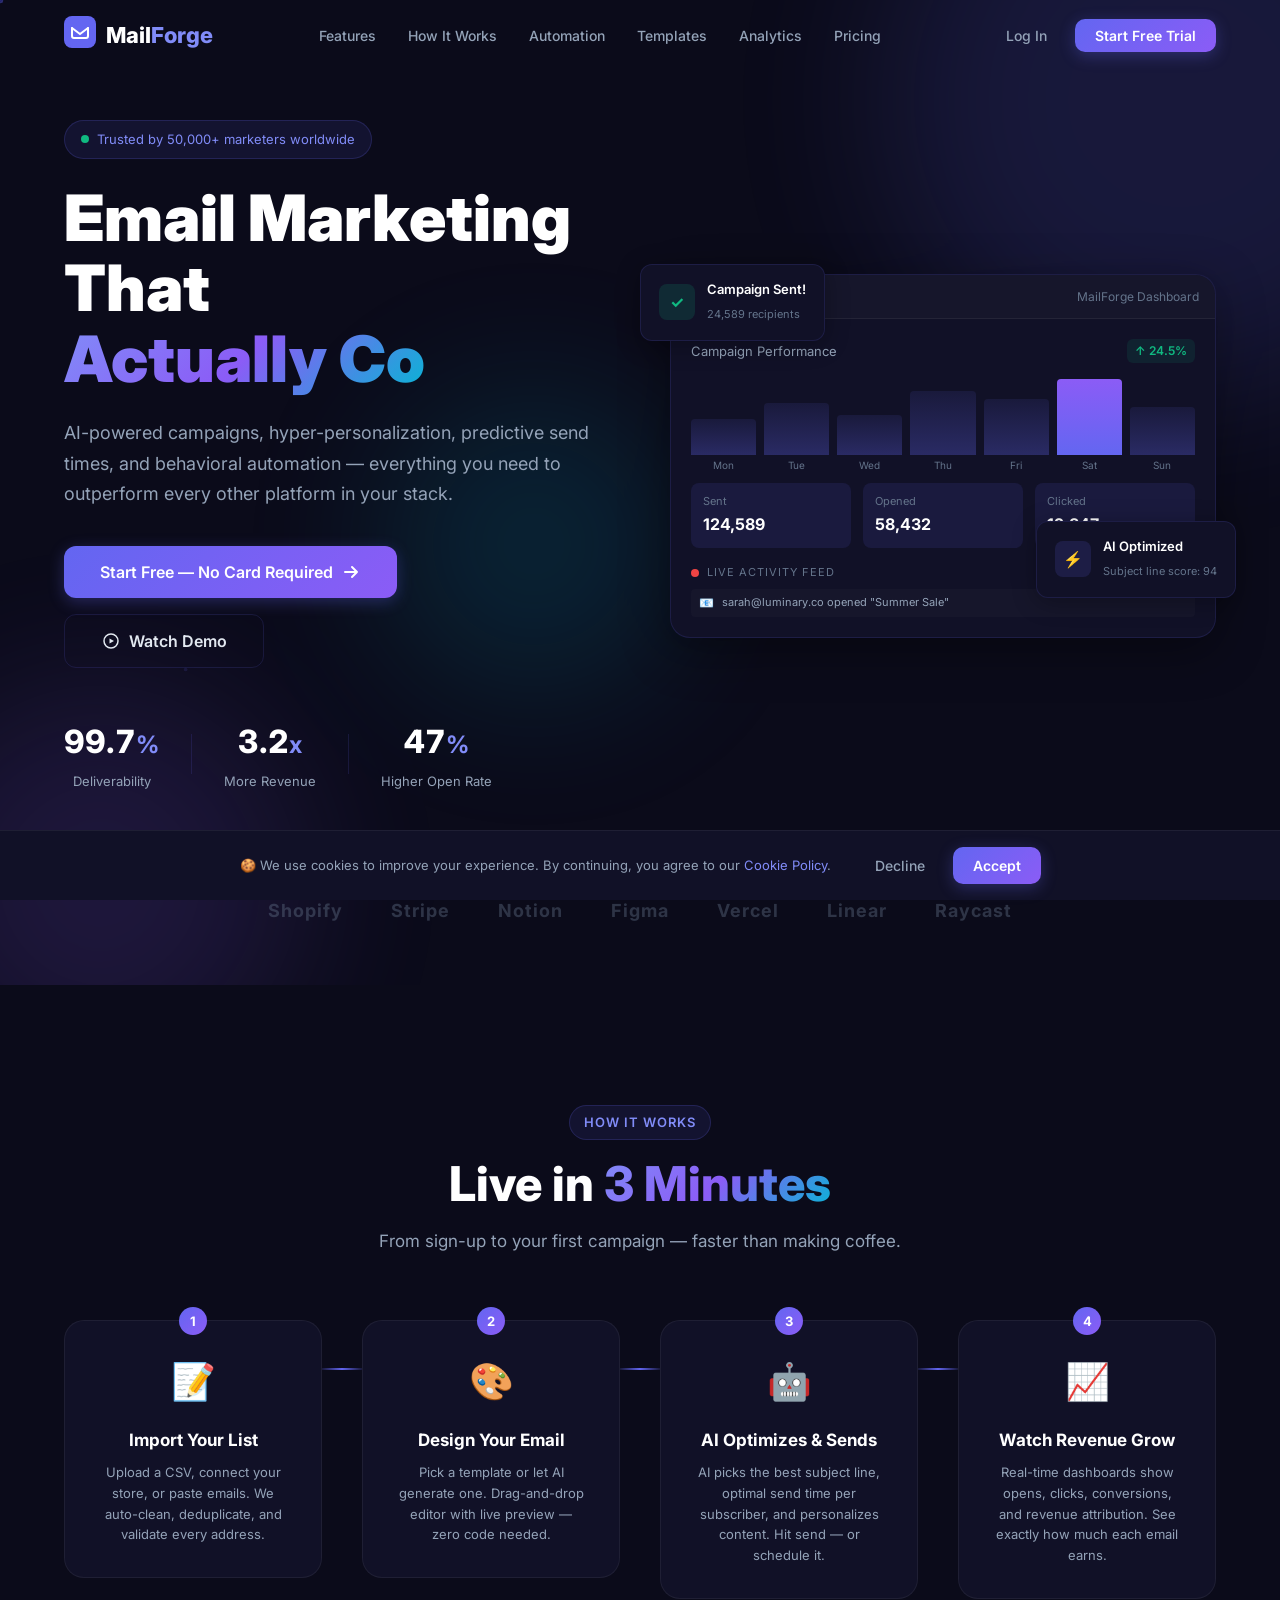
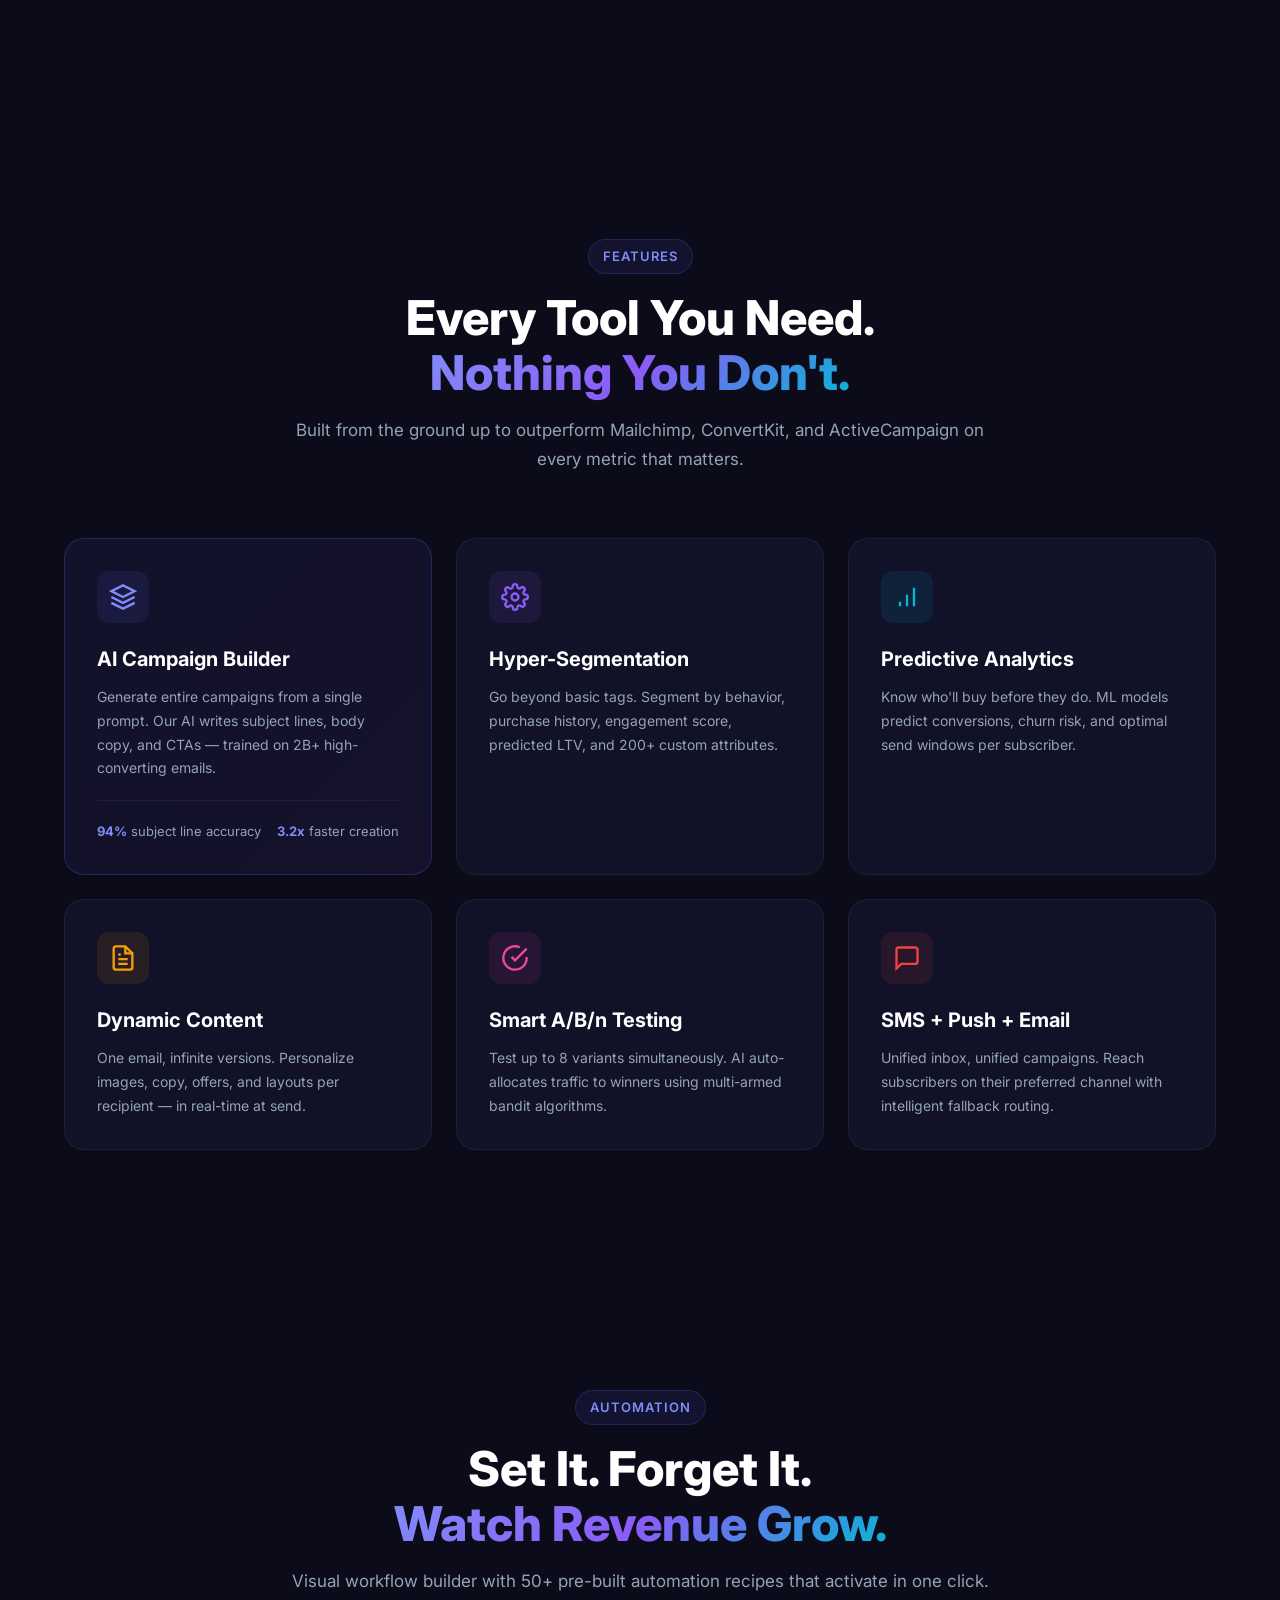
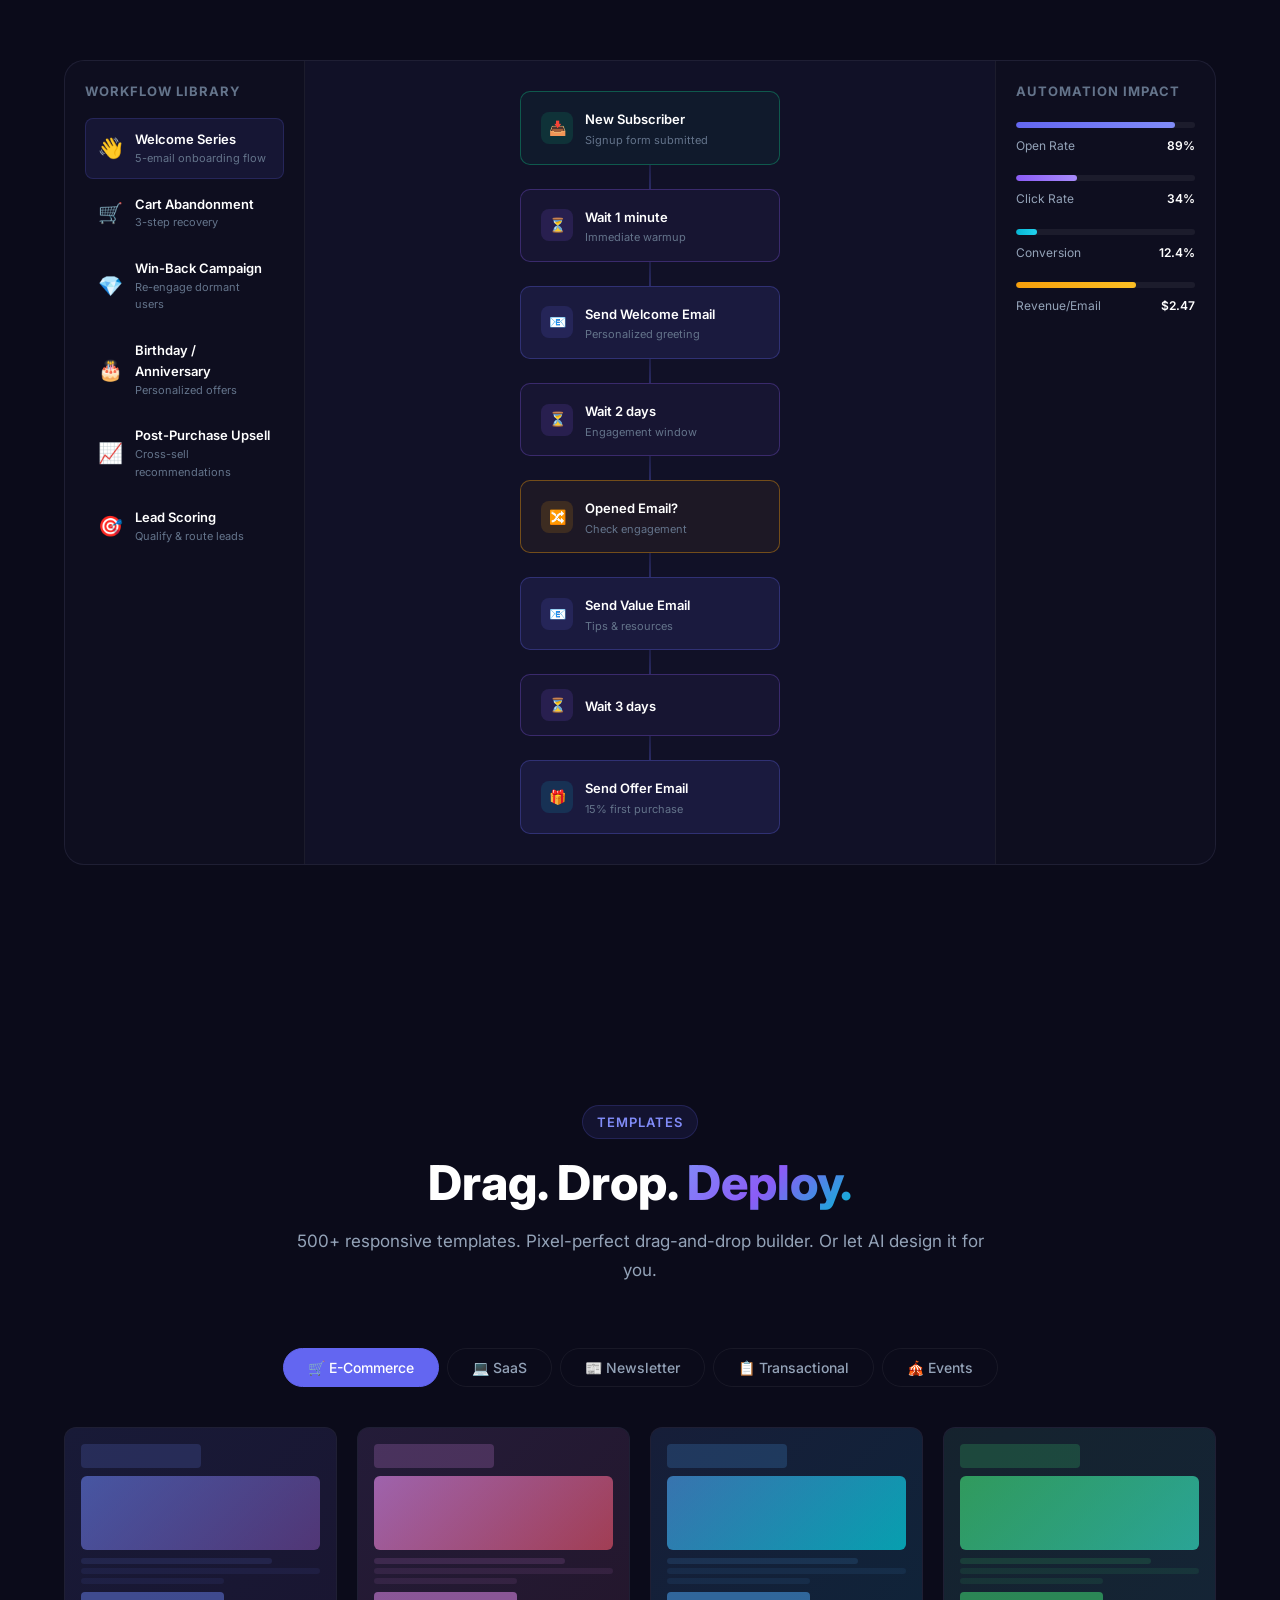
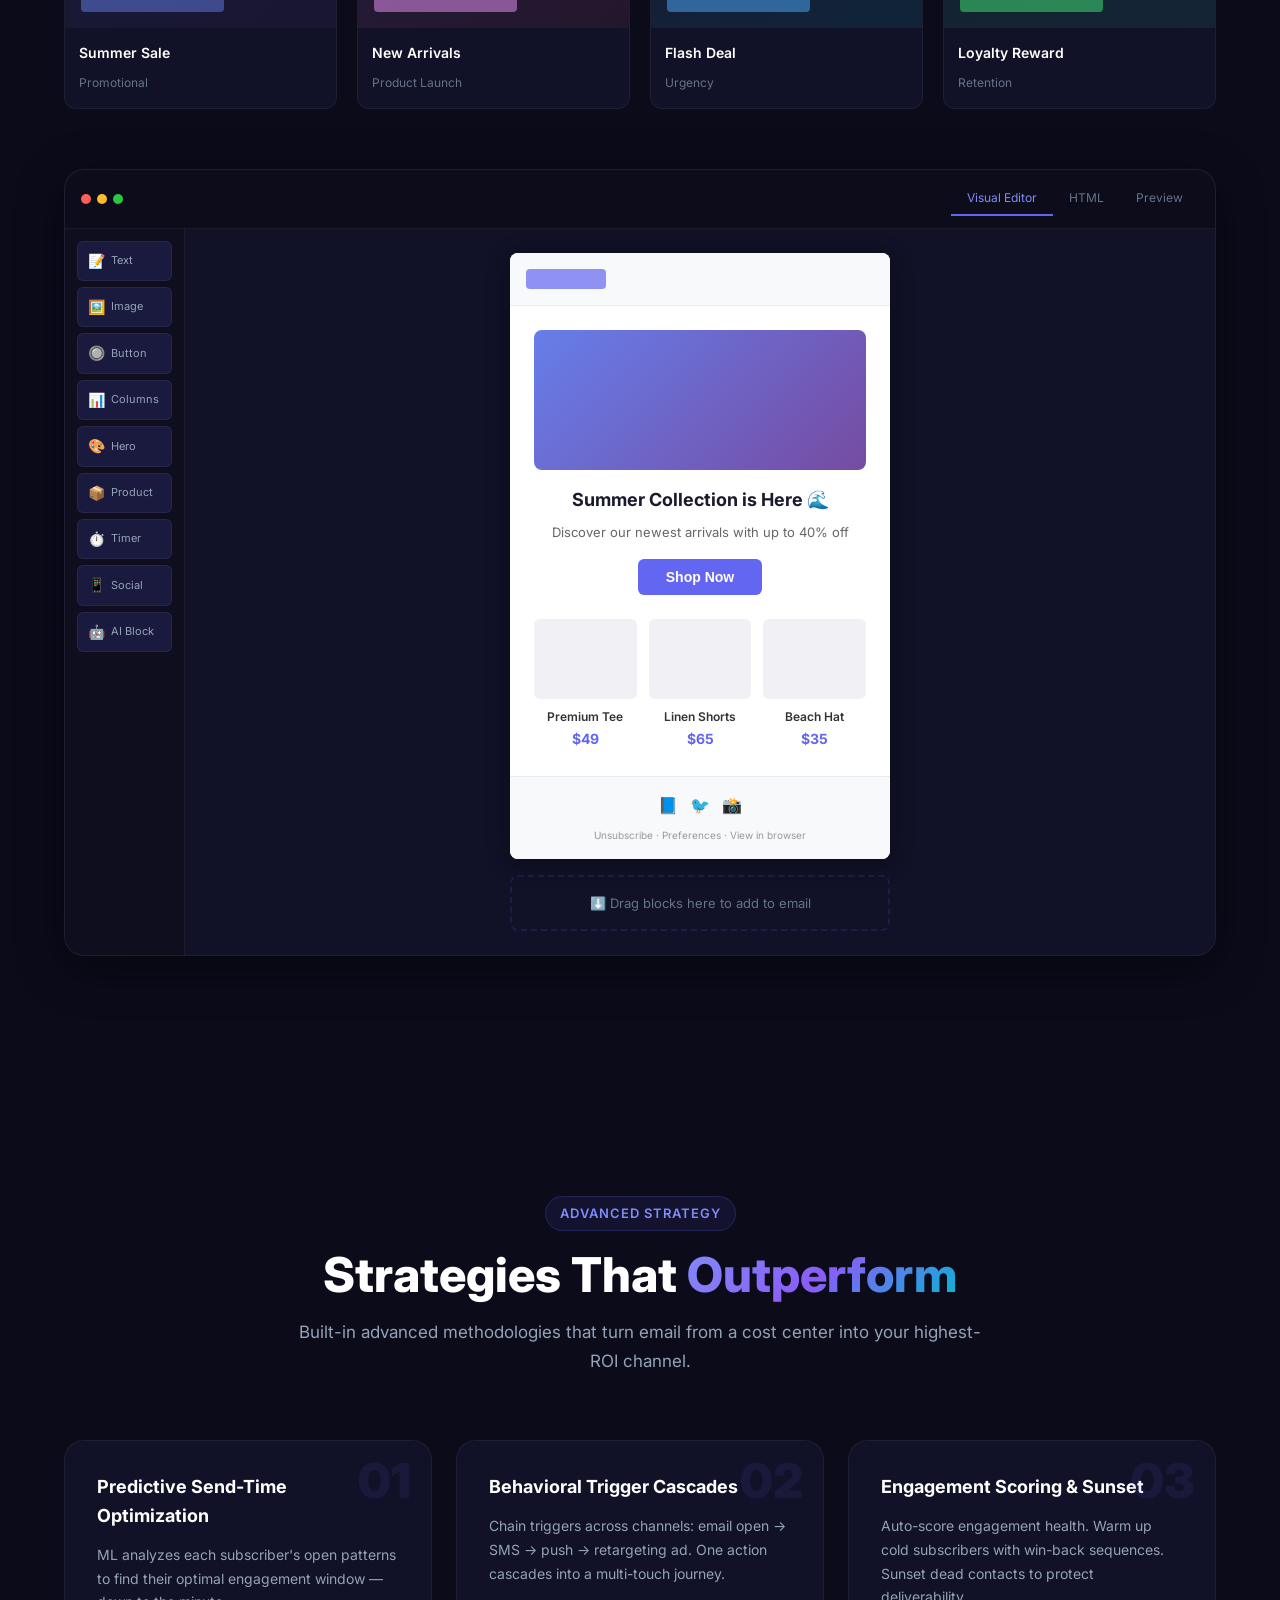
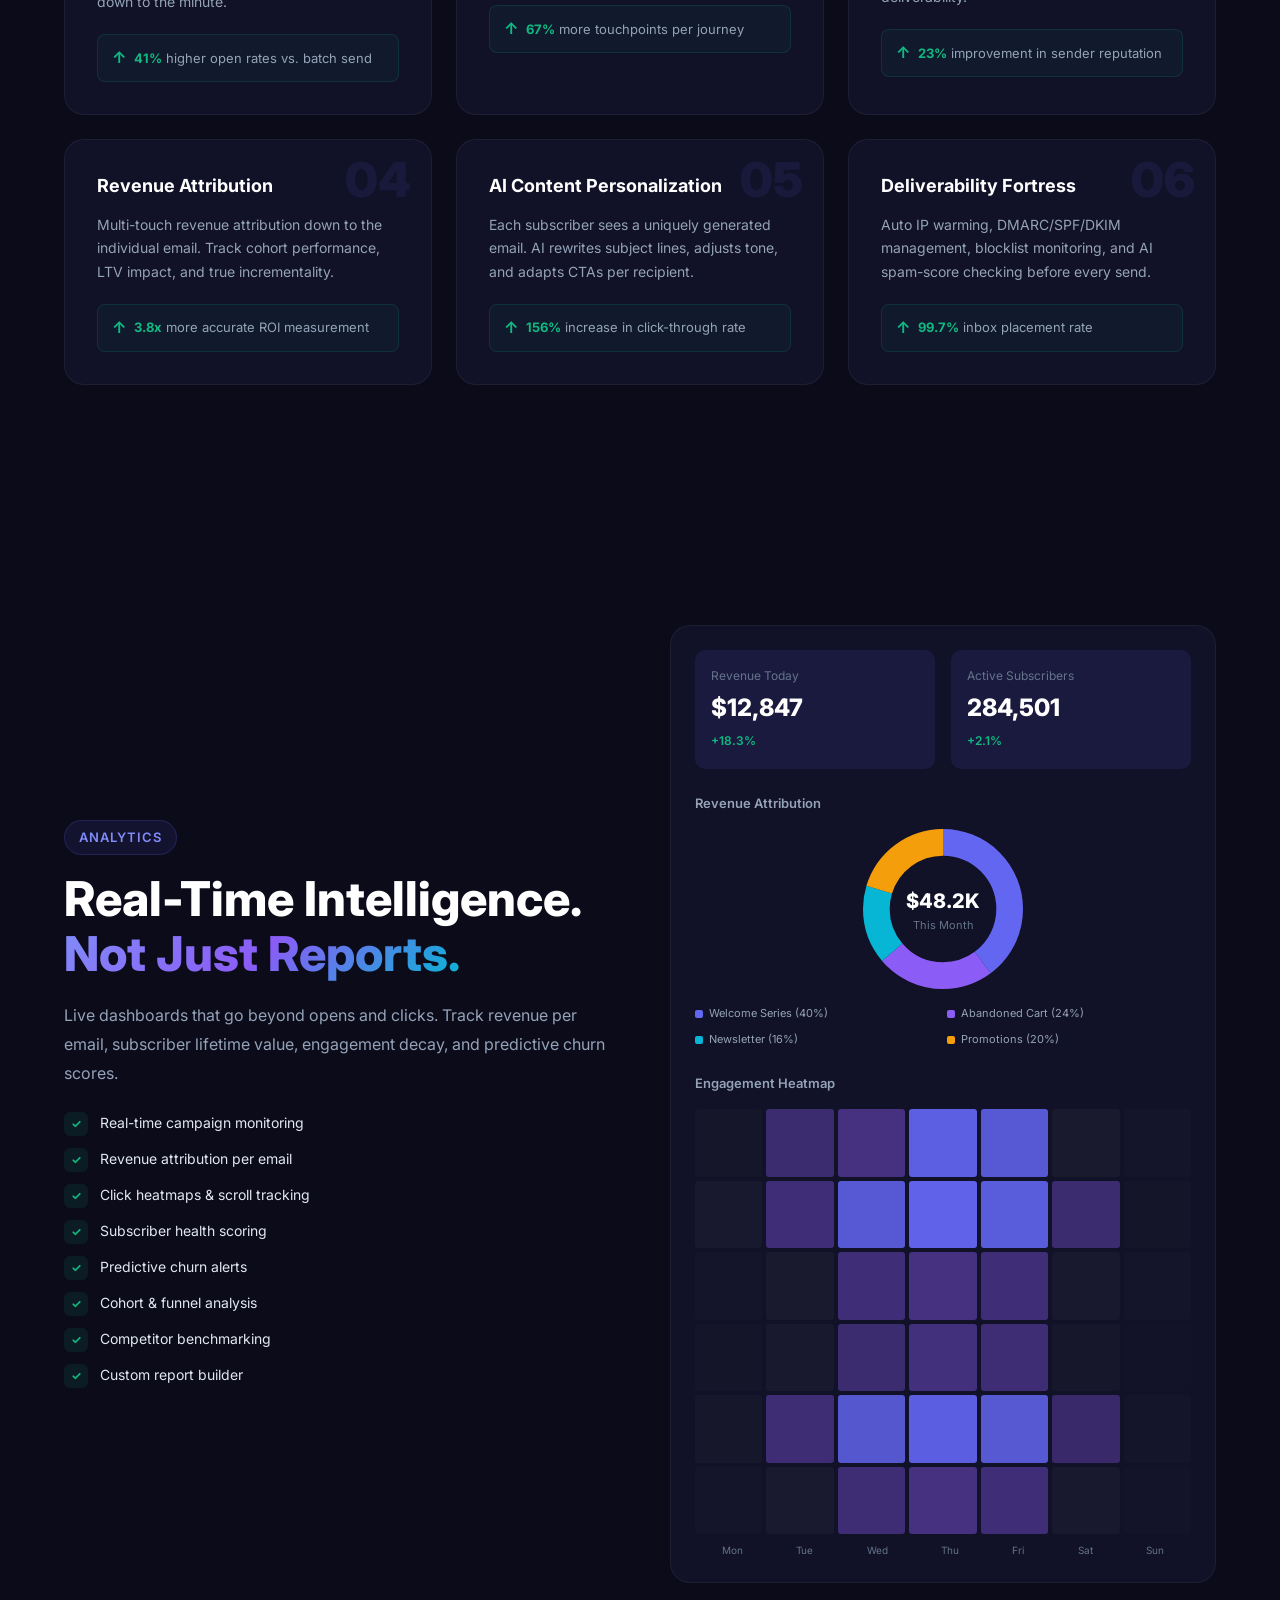
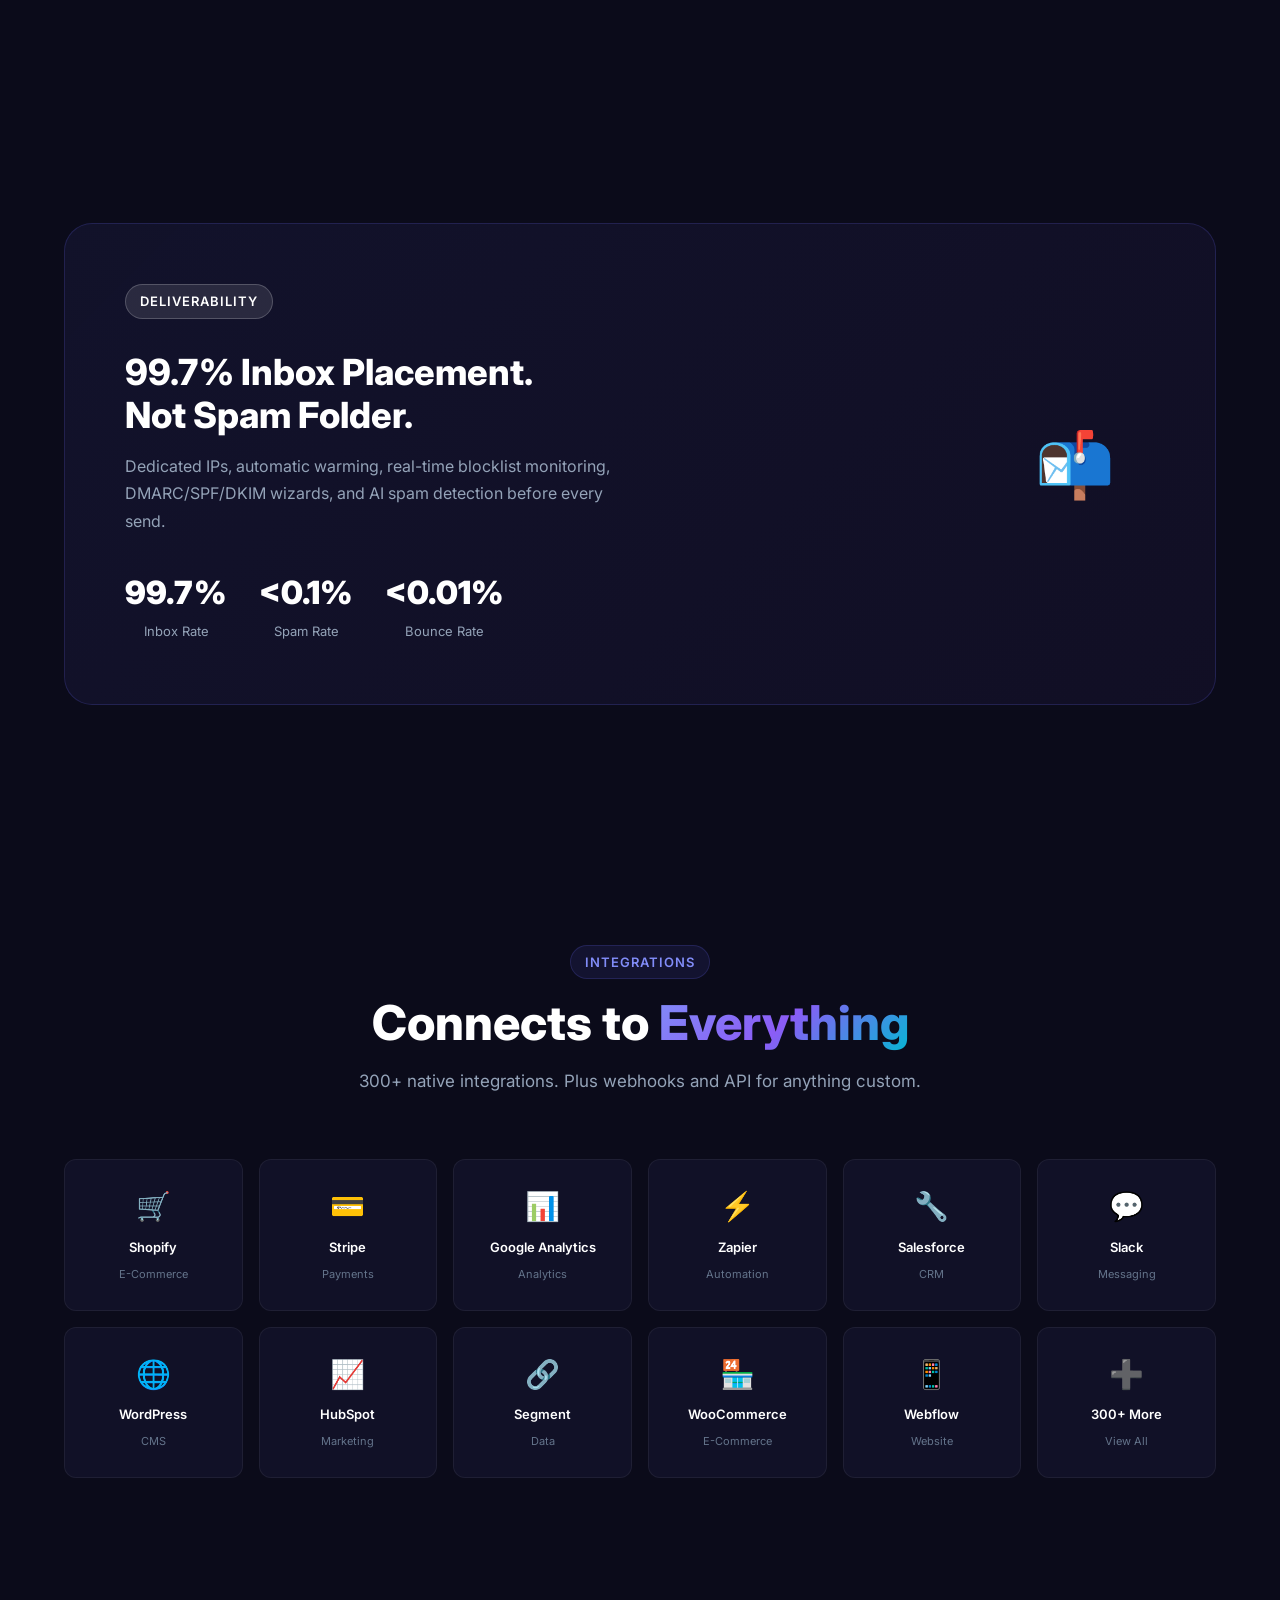
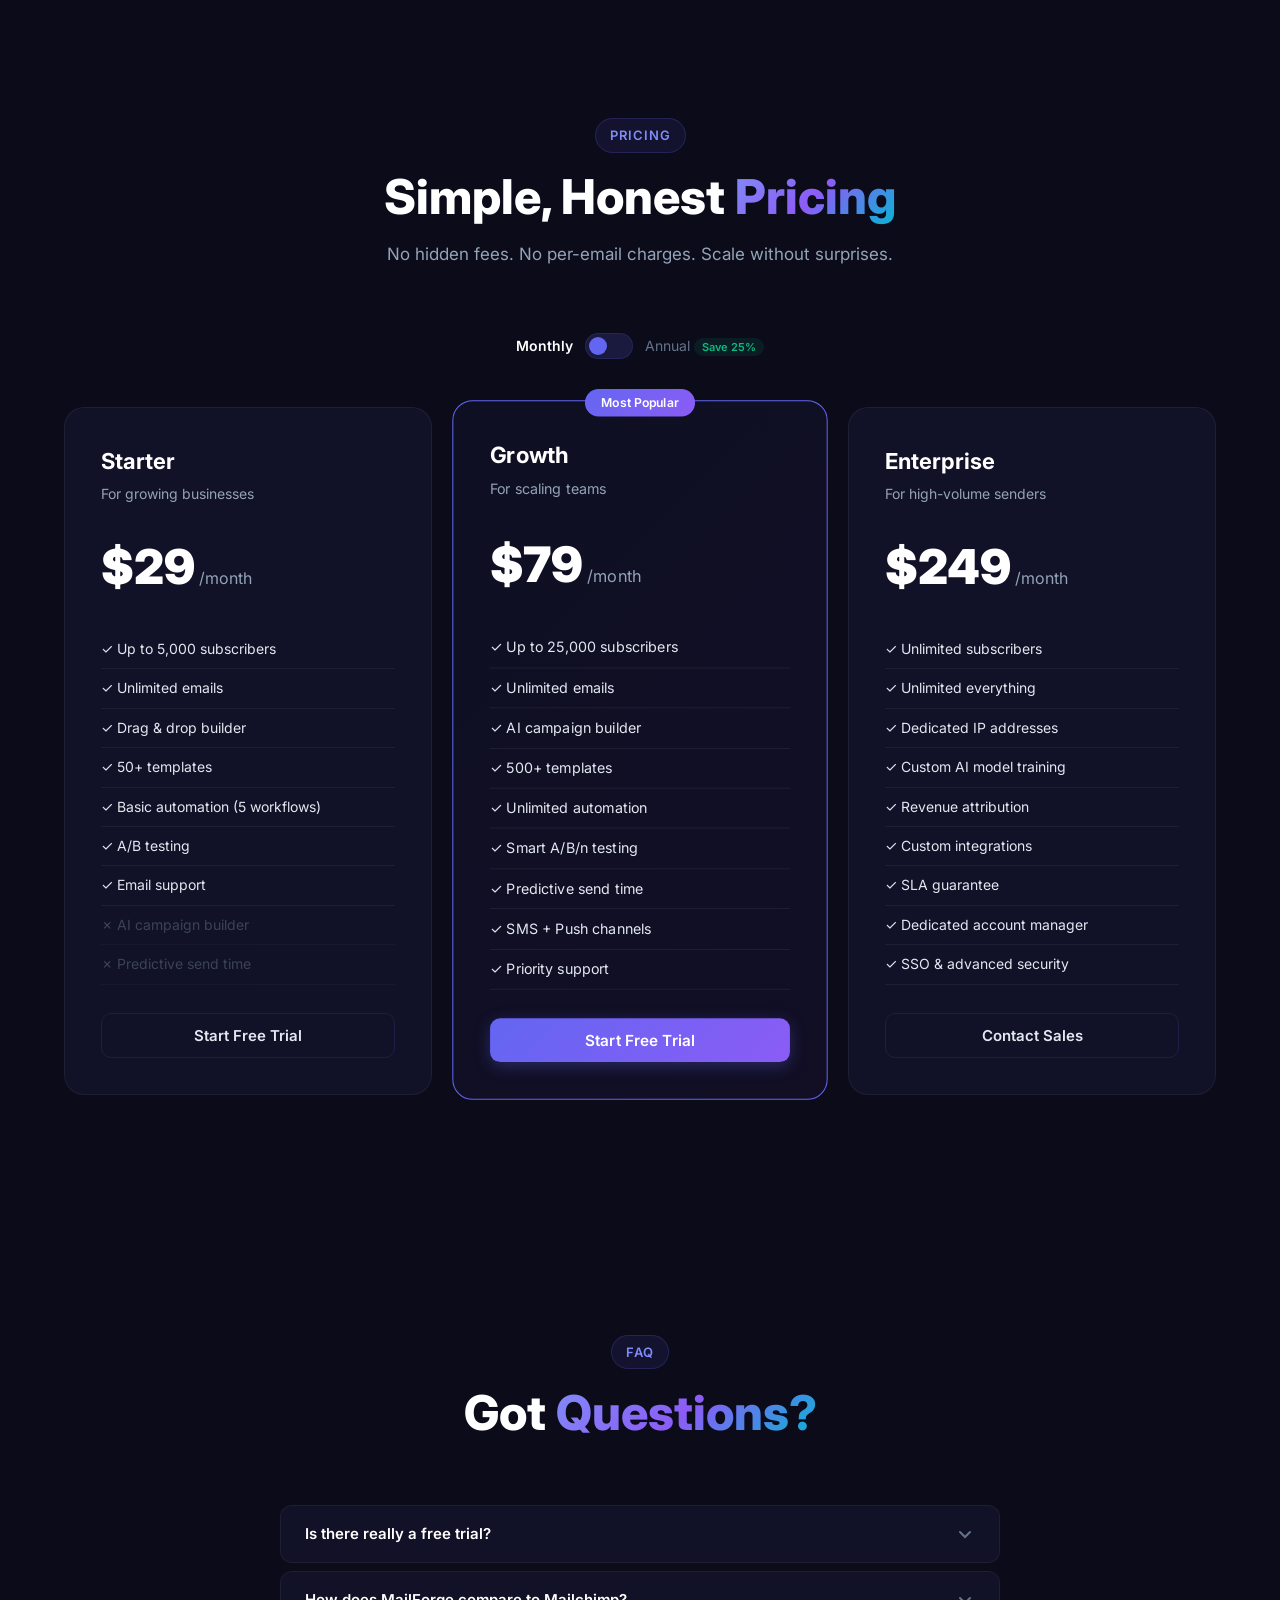
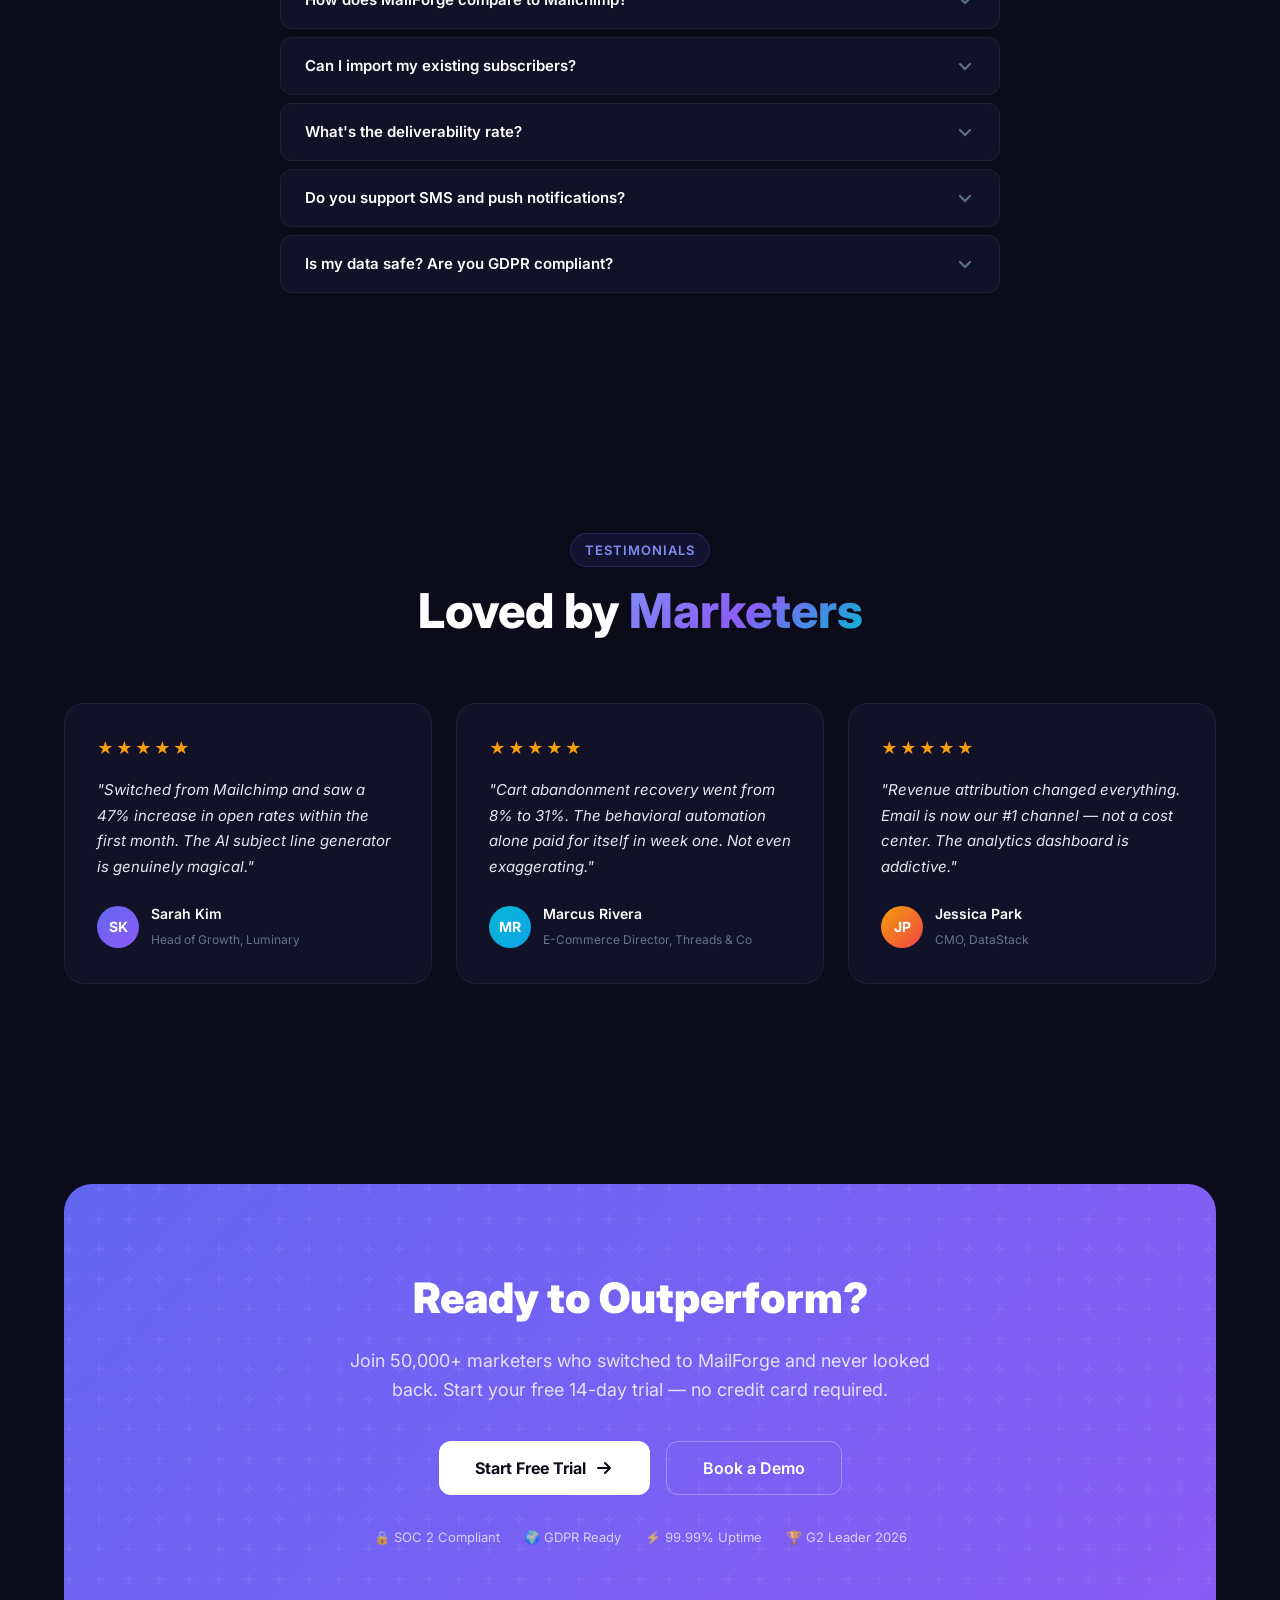
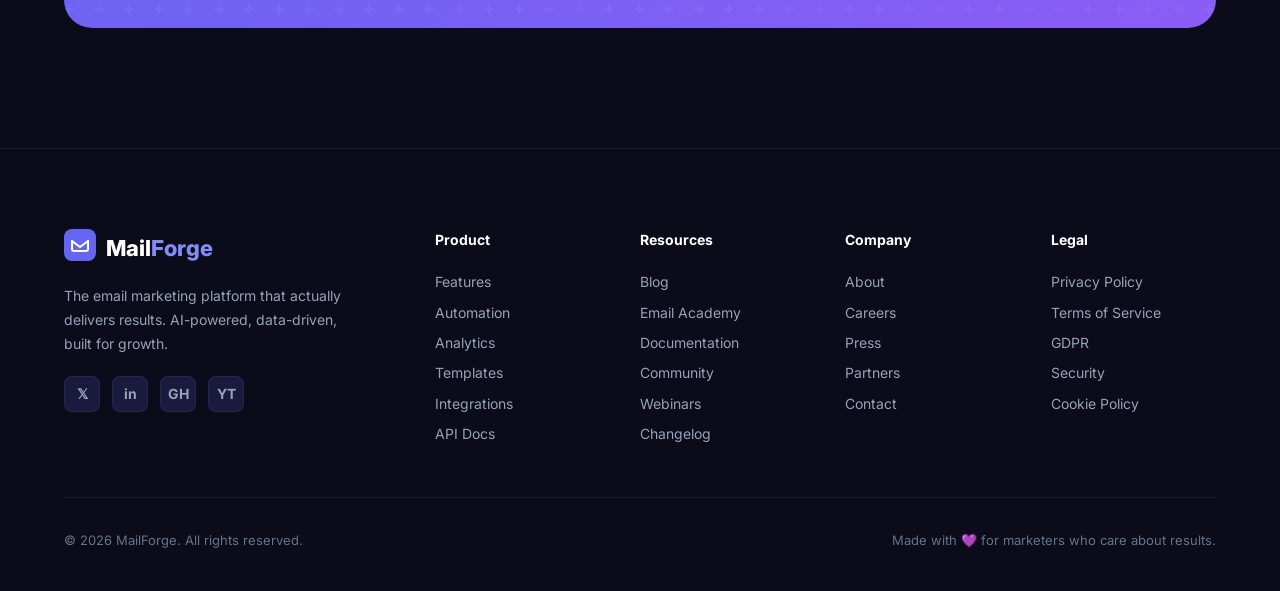
<file: index.html>
<!DOCTYPE html>
<html lang="en">
<head>
    <meta charset="UTF-8">
    <meta name="viewport" content="width=device-width, initial-scale=1.0">
    <title>MailForge — AI-Powered Email Marketing Platform</title>
    <meta name="description" content="MailForge: AI-powered email marketing with 99.7% deliverability, predictive send times, behavioral automation, and hyper-personalization. Start free.">
    <meta name="keywords" content="email marketing, email automation, AI email, email campaigns, newsletter platform">
    <meta property="og:title" content="MailForge — Email Marketing That Actually Converts">
    <meta property="og:description" content="AI-powered campaigns, behavioral automation, predictive analytics. 99.7% deliverability. Start your free trial.">
    <meta property="og:type" content="website">
    <meta property="og:url" content="https://abbakar481.github.io/email-marketing/">
    <meta name="twitter:card" content="summary_large_image">
    <meta name="twitter:title" content="MailForge — AI-Powered Email Marketing">
    <meta name="twitter:description" content="AI-powered campaigns, behavioral automation, predictive analytics. Start free.">
    <link rel="icon" href="data:image/svg+xml,<svg xmlns='http://www.w3.org/2000/svg' viewBox='0 0 32 32'><rect width='32' height='32' rx='8' fill='%236366F1'/><text x='50%25' y='60%25' dominant-baseline='middle' text-anchor='middle' fill='white' font-size='18'>✉</text></svg>">
    <link rel="preconnect" href="https://fonts.googleapis.com">
    <link rel="preconnect" href="https://fonts.gstatic.com" crossorigin>
    <link href="https://fonts.googleapis.com/css2?family=Inter:wght@300;400;500;600;700;800;900&display=swap" rel="stylesheet">
    <link rel="stylesheet" href="styles.css">
</head>
<body>
    <!-- Preloader -->
    <div id="preloader">
        <div class="loader-ring"></div>
        <p class="loader-text">Loading MailForge</p>
    </div>

    <!-- Particles -->
    <canvas id="particles-canvas"></canvas>

    <!-- Back to Top -->
    <button class="back-to-top" id="backToTop" aria-label="Back to top">
        <svg width="20" height="20" viewBox="0 0 20 20" fill="none"><path d="M10 16V4M10 4L5 9M10 4L15 9" stroke="currentColor" stroke-width="2" stroke-linecap="round" stroke-linejoin="round"/></svg>
    </button>

    <!-- Navigation -->
    <nav class="navbar" id="navbar">
        <div class="nav-container">
            <a href="#" class="nav-logo">
                <div class="logo-icon">
                    <svg width="32" height="32" viewBox="0 0 32 32" fill="none">
                        <rect width="32" height="32" rx="8" fill="url(#lg1)"/>
                        <path d="M8 12L16 18L24 12" stroke="white" stroke-width="2" stroke-linecap="round"/>
                        <path d="M8 12V20C8 21.1 8.9 22 10 22H22C23.1 22 24 21.1 24 20V12" stroke="white" stroke-width="2" stroke-linecap="round"/>
                        <defs><linearGradient id="lg1" x1="0" y1="0" x2="32" y2="32"><stop stop-color="#6366F1"/><stop offset="1" stop-color="#8B5CF6"/></linearGradient></defs>
                    </svg>
                </div>
                <span class="logo-text">Mail<span class="logo-accent">Forge</span></span>
            </a>
            <div class="nav-links" id="navLinks">
                <a href="#features" class="nav-link">Features</a>
                <a href="#how-it-works" class="nav-link">How It Works</a>
                <a href="#automation" class="nav-link">Automation</a>
                <a href="#templates" class="nav-link">Templates</a>
                <a href="#analytics" class="nav-link">Analytics</a>
                <a href="#pricing" class="nav-link">Pricing</a>
            </div>
            <div class="nav-actions">
                <button class="btn-ghost" onclick="openModal('loginModal')">Log In</button>
                <button class="btn-primary btn-sm" onclick="openModal('signupModal')">Start Free Trial</button>
            </div>
            <button class="nav-toggle" id="navToggle" aria-label="Toggle menu">
                <span></span><span></span><span></span>
            </button>
        </div>
    </nav>

    <!-- ===== HERO ===== -->
    <section class="hero" id="hero">
        <div class="hero-bg-shapes">
            <div class="shape shape-1"></div>
            <div class="shape shape-2"></div>
            <div class="shape shape-3"></div>
        </div>
        <div class="container">
            <div class="hero-content">
                <div class="hero-badge animate-on-scroll">
                    <span class="badge-dot"></span>
                    <span>Trusted by 50,000+ marketers worldwide</span>
                </div>
                <h1 class="hero-title animate-on-scroll">
                    Email Marketing That<br>
                    <span class="gradient-text typing-text" id="heroTyping">Actually Converts</span>
                </h1>
                <p class="hero-subtitle animate-on-scroll">
                    AI-powered campaigns, hyper-personalization, predictive send times, and behavioral automation — everything you need to outperform every other platform in your stack.
                </p>
                <div class="hero-cta animate-on-scroll">
                    <button class="btn-primary btn-lg" onclick="openModal('signupModal')">
                        Start Free — No Card Required
                        <svg width="20" height="20" viewBox="0 0 20 20" fill="none"><path d="M4 10H16M16 10L11 5M16 10L11 15" stroke="currentColor" stroke-width="2" stroke-linecap="round" stroke-linejoin="round"/></svg>
                    </button>
                    <button class="btn-outline btn-lg" onclick="openModal('demoModal')">
                        <svg width="20" height="20" viewBox="0 0 20 20" fill="none"><circle cx="10" cy="10" r="7" stroke="currentColor" stroke-width="1.5"/><path d="M8.5 7.5L13 10L8.5 12.5V7.5Z" fill="currentColor"/></svg>
                        Watch Demo
                    </button>
                </div>
                <div class="hero-stats animate-on-scroll">
                    <div class="stat">
                        <span class="stat-number" data-count="99.7">0</span><span class="stat-suffix">%</span>
                        <span class="stat-label">Deliverability</span>
                    </div>
                    <div class="stat-divider"></div>
                    <div class="stat">
                        <span class="stat-number" data-count="3.2">0</span><span class="stat-suffix">x</span>
                        <span class="stat-label">More Revenue</span>
                    </div>
                    <div class="stat-divider"></div>
                    <div class="stat">
                        <span class="stat-number" data-count="47">0</span><span class="stat-suffix">%</span>
                        <span class="stat-label">Higher Open Rate</span>
                    </div>
                </div>
            </div>
            <div class="hero-visual animate-on-scroll">
                <div class="dashboard-preview">
                    <div class="preview-header">
                        <div class="preview-dots"><span class="dot red"></span><span class="dot yellow"></span><span class="dot green"></span></div>
                        <span class="preview-title">MailForge Dashboard</span>
                    </div>
                    <div class="preview-body">
                        <div class="mini-chart">
                            <div class="chart-header">
                                <span>Campaign Performance</span>
                                <span class="chart-badge up">↑ 24.5%</span>
                            </div>
                            <div class="chart-bars" id="animatedBars">
                                <div class="bar" data-height="45"><span>Mon</span></div>
                                <div class="bar" data-height="65"><span>Tue</span></div>
                                <div class="bar" data-height="50"><span>Wed</span></div>
                                <div class="bar" data-height="80"><span>Thu</span></div>
                                <div class="bar" data-height="70"><span>Fri</span></div>
                                <div class="bar active" data-height="95"><span>Sat</span></div>
                                <div class="bar" data-height="60"><span>Sun</span></div>
                            </div>
                        </div>
                        <div class="mini-stats-row">
                            <div class="mini-stat">
                                <span class="ms-label">Sent</span>
                                <span class="ms-value" data-count-up="124589">0</span>
                            </div>
                            <div class="mini-stat">
                                <span class="ms-label">Opened</span>
                                <span class="ms-value" data-count-up="58432">0</span>
                            </div>
                            <div class="mini-stat">
                                <span class="ms-label">Clicked</span>
                                <span class="ms-value" data-count-up="12847">0</span>
                            </div>
                        </div>
                        <div class="live-feed">
                            <div class="live-dot"></div>
                            <span class="live-text">Live Activity Feed</span>
                        </div>
                        <div class="feed-items" id="liveFeed"></div>
                    </div>
                </div>
                <div class="floating-card card-1">
                    <div class="fc-icon green">✓</div>
                    <div class="fc-text">
                        <span class="fc-title">Campaign Sent!</span>
                        <span class="fc-sub">24,589 recipients</span>
                    </div>
                </div>
                <div class="floating-card card-2">
                    <div class="fc-icon blue">⚡</div>
                    <div class="fc-text">
                        <span class="fc-title">AI Optimized</span>
                        <span class="fc-sub">Subject line score: 94</span>
                    </div>
                </div>
            </div>
        </div>
        <div class="hero-logos">
            <p>Powering growth for industry leaders</p>
            <div class="logo-strip">
                <div class="client-logo">Shopify</div>
                <div class="client-logo">Stripe</div>
                <div class="client-logo">Notion</div>
                <div class="client-logo">Figma</div>
                <div class="client-logo">Vercel</div>
                <div class="client-logo">Linear</div>
                <div class="client-logo">Raycast</div>
            </div>
        </div>
    </section>

    <!-- ===== HOW IT WORKS ===== -->
    <section class="section how-it-works" id="how-it-works">
        <div class="container">
            <div class="section-header animate-on-scroll">
                <span class="section-tag">How It Works</span>
                <h2 class="section-title">Live in <span class="gradient-text">3 Minutes</span></h2>
                <p class="section-subtitle">From sign-up to your first campaign — faster than making coffee.</p>
            </div>
            <div class="steps-timeline">
                <div class="step-card animate-on-scroll">
                    <div class="step-number">1</div>
                    <div class="step-icon">📝</div>
                    <h3>Import Your List</h3>
                    <p>Upload a CSV, connect your store, or paste emails. We auto-clean, deduplicate, and validate every address.</p>
                </div>
                <div class="step-connector"><div class="connector-line"></div></div>
                <div class="step-card animate-on-scroll">
                    <div class="step-number">2</div>
                    <div class="step-icon">🎨</div>
                    <h3>Design Your Email</h3>
                    <p>Pick a template or let AI generate one. Drag-and-drop editor with live preview — zero code needed.</p>
                </div>
                <div class="step-connector"><div class="connector-line"></div></div>
                <div class="step-card animate-on-scroll">
                    <div class="step-number">3</div>
                    <div class="step-icon">🤖</div>
                    <h3>AI Optimizes & Sends</h3>
                    <p>AI picks the best subject line, optimal send time per subscriber, and personalizes content. Hit send — or schedule it.</p>
                </div>
                <div class="step-connector"><div class="connector-line"></div></div>
                <div class="step-card animate-on-scroll">
                    <div class="step-number">4</div>
                    <div class="step-icon">📈</div>
                    <h3>Watch Revenue Grow</h3>
                    <p>Real-time dashboards show opens, clicks, conversions, and revenue attribution. See exactly how much each email earns.</p>
                </div>
            </div>
        </div>
    </section>

    <!-- ===== FEATURES ===== -->
    <section class="section features" id="features">
        <div class="container">
            <div class="section-header animate-on-scroll">
                <span class="section-tag">Features</span>
                <h2 class="section-title">Every Tool You Need.<br><span class="gradient-text">Nothing You Don't.</span></h2>
                <p class="section-subtitle">Built from the ground up to outperform Mailchimp, ConvertKit, and ActiveCampaign on every metric that matters.</p>
            </div>
            <div class="features-grid">
                <div class="feature-card featured animate-on-scroll">
                    <div class="feature-icon">
                        <svg width="28" height="28" viewBox="0 0 24 24" fill="none" stroke="currentColor" stroke-width="2"><path d="M12 2L2 7l10 5 10-5-10-5zM2 17l10 5 10-5M2 12l10 5 10-5"/></svg>
                    </div>
                    <h3>AI Campaign Builder</h3>
                    <p>Generate entire campaigns from a single prompt. Our AI writes subject lines, body copy, and CTAs — trained on 2B+ high-converting emails.</p>
                    <div class="feature-metrics">
                        <span class="metric"><strong>94%</strong> subject line accuracy</span>
                        <span class="metric"><strong>3.2x</strong> faster creation</span>
                    </div>
                </div>
                <div class="feature-card animate-on-scroll">
                    <div class="feature-icon purple">
                        <svg width="28" height="28" viewBox="0 0 24 24" fill="none" stroke="currentColor" stroke-width="2"><circle cx="12" cy="12" r="3"/><path d="M19.4 15a1.65 1.65 0 00.33 1.82l.06.06a2 2 0 01-2.83 2.83l-.06-.06a1.65 1.65 0 00-1.82-.33 1.65 1.65 0 00-1 1.51V21a2 2 0 01-4 0v-.09A1.65 1.65 0 009 19.4a1.65 1.65 0 00-1.82.33l-.06.06a2 2 0 01-2.83-2.83l.06-.06A1.65 1.65 0 004.68 15a1.65 1.65 0 00-1.51-1H3a2 2 0 010-4h.09A1.65 1.65 0 004.6 9a1.65 1.65 0 00-.33-1.82l-.06-.06a2 2 0 012.83-2.83l.06.06A1.65 1.65 0 009 4.68a1.65 1.65 0 001-1.51V3a2 2 0 014 0v.09a1.65 1.65 0 001 1.51 1.65 1.65 0 001.82-.33l.06-.06a2 2 0 012.83 2.83l-.06.06A1.65 1.65 0 0019.4 9a1.65 1.65 0 001.51 1H21a2 2 0 010 4h-.09a1.65 1.65 0 00-1.51 1z"/></svg>
                    </div>
                    <h3>Hyper-Segmentation</h3>
                    <p>Go beyond basic tags. Segment by behavior, purchase history, engagement score, predicted LTV, and 200+ custom attributes.</p>
                </div>
                <div class="feature-card animate-on-scroll">
                    <div class="feature-icon teal">
                        <svg width="28" height="28" viewBox="0 0 24 24" fill="none" stroke="currentColor" stroke-width="2"><path d="M12 20V10M18 20V4M6 20v-4"/></svg>
                    </div>
                    <h3>Predictive Analytics</h3>
                    <p>Know who'll buy before they do. ML models predict conversions, churn risk, and optimal send windows per subscriber.</p>
                </div>
                <div class="feature-card animate-on-scroll">
                    <div class="feature-icon orange">
                        <svg width="28" height="28" viewBox="0 0 24 24" fill="none" stroke="currentColor" stroke-width="2"><path d="M14 2H6a2 2 0 00-2 2v16a2 2 0 002 2h12a2 2 0 002-2V8z"/><path d="M14 2v6h6M16 13H8M16 17H8M10 9H8"/></svg>
                    </div>
                    <h3>Dynamic Content</h3>
                    <p>One email, infinite versions. Personalize images, copy, offers, and layouts per recipient — in real-time at send.</p>
                </div>
                <div class="feature-card animate-on-scroll">
                    <div class="feature-icon pink">
                        <svg width="28" height="28" viewBox="0 0 24 24" fill="none" stroke="currentColor" stroke-width="2"><path d="M22 11.08V12a10 10 0 11-5.93-9.14"/><path d="M22 4L12 14.01l-3-3"/></svg>
                    </div>
                    <h3>Smart A/B/n Testing</h3>
                    <p>Test up to 8 variants simultaneously. AI auto-allocates traffic to winners using multi-armed bandit algorithms.</p>
                </div>
                <div class="feature-card animate-on-scroll">
                    <div class="feature-icon red">
                        <svg width="28" height="28" viewBox="0 0 24 24" fill="none" stroke="currentColor" stroke-width="2"><path d="M21 15a2 2 0 01-2 2H7l-4 4V5a2 2 0 012-2h14a2 2 0 012 2z"/></svg>
                    </div>
                    <h3>SMS + Push + Email</h3>
                    <p>Unified inbox, unified campaigns. Reach subscribers on their preferred channel with intelligent fallback routing.</p>
                </div>
            </div>
        </div>
    </section>

    <!-- ===== AUTOMATION ===== -->
    <section class="section automation-section" id="automation">
        <div class="container">
            <div class="section-header animate-on-scroll">
                <span class="section-tag">Automation</span>
                <h2 class="section-title">Set It. Forget It.<br><span class="gradient-text">Watch Revenue Grow.</span></h2>
                <p class="section-subtitle">Visual workflow builder with 50+ pre-built automation recipes that activate in one click.</p>
            </div>
            <div class="automation-builder animate-on-scroll">
                <div class="builder-sidebar">
                    <h4>Workflow Library</h4>
                    <div class="workflow-list">
                        <div class="workflow-item active" data-workflow="welcome">
                            <div class="wi-icon">👋</div>
                            <div class="wi-info"><span class="wi-name">Welcome Series</span><span class="wi-desc">5-email onboarding flow</span></div>
                        </div>
                        <div class="workflow-item" data-workflow="abandon">
                            <div class="wi-icon">🛒</div>
                            <div class="wi-info"><span class="wi-name">Cart Abandonment</span><span class="wi-desc">3-step recovery</span></div>
                        </div>
                        <div class="workflow-item" data-workflow="winback">
                            <div class="wi-icon">💎</div>
                            <div class="wi-info"><span class="wi-name">Win-Back Campaign</span><span class="wi-desc">Re-engage dormant users</span></div>
                        </div>
                        <div class="workflow-item" data-workflow="birthday">
                            <div class="wi-icon">🎂</div>
                            <div class="wi-info"><span class="wi-name">Birthday / Anniversary</span><span class="wi-desc">Personalized offers</span></div>
                        </div>
                        <div class="workflow-item" data-workflow="upsell">
                            <div class="wi-icon">📈</div>
                            <div class="wi-info"><span class="wi-name">Post-Purchase Upsell</span><span class="wi-desc">Cross-sell recommendations</span></div>
                        </div>
                        <div class="workflow-item" data-workflow="leadscoring">
                            <div class="wi-icon">🎯</div>
                            <div class="wi-info"><span class="wi-name">Lead Scoring</span><span class="wi-desc">Qualify & route leads</span></div>
                        </div>
                    </div>
                </div>
                <div class="builder-canvas">
                    <div class="workflow-visual" id="workflowCanvas"></div>
                </div>
                <div class="builder-stats">
                    <h4>Automation Impact</h4>
                    <div class="auto-stat">
                        <div class="as-bar"><div class="as-fill" style="--width: 89%"></div></div>
                        <div class="as-info"><span>Open Rate</span><span class="as-val">89%</span></div>
                    </div>
                    <div class="auto-stat">
                        <div class="as-bar"><div class="as-fill purple" style="--width: 34%"></div></div>
                        <div class="as-info"><span>Click Rate</span><span class="as-val">34%</span></div>
                    </div>
                    <div class="auto-stat">
                        <div class="as-bar"><div class="as-fill teal" style="--width: 12%"></div></div>
                        <div class="as-info"><span>Conversion</span><span class="as-val">12.4%</span></div>
                    </div>
                    <div class="auto-stat">
                        <div class="as-bar"><div class="as-fill orange" style="--width: 67%"></div></div>
                        <div class="as-info"><span>Revenue/Email</span><span class="as-val">$2.47</span></div>
                    </div>
                </div>
            </div>
        </div>
    </section>

    <!-- ===== TEMPLATES ===== -->
    <section class="section templates-section" id="templates">
        <div class="container">
            <div class="section-header animate-on-scroll">
                <span class="section-tag">Templates</span>
                <h2 class="section-title">Drag. Drop. <span class="gradient-text">Deploy.</span></h2>
                <p class="section-subtitle">500+ responsive templates. Pixel-perfect drag-and-drop builder. Or let AI design it for you.</p>
            </div>
            <div class="template-showcase animate-on-scroll">
                <div class="template-tabs">
                    <button class="tab-btn active" data-tab="ecommerce">🛒 E-Commerce</button>
                    <button class="tab-btn" data-tab="saas">💻 SaaS</button>
                    <button class="tab-btn" data-tab="newsletter">📰 Newsletter</button>
                    <button class="tab-btn" data-tab="transactional">📋 Transactional</button>
                    <button class="tab-btn" data-tab="events">🎪 Events</button>
                </div>
                <div class="template-grid" id="templateGrid"></div>
            </div>
            <div class="builder-demo animate-on-scroll">
                <div class="demo-window">
                    <div class="demo-header">
                        <div class="preview-dots"><span class="dot red"></span><span class="dot yellow"></span><span class="dot green"></span></div>
                        <div class="demo-tabs">
                            <span class="demo-tab active" data-demo-tab="visual">Visual Editor</span>
                            <span class="demo-tab" data-demo-tab="html">HTML</span>
                            <span class="demo-tab" data-demo-tab="preview">Preview</span>
                        </div>
                    </div>
                    <div class="demo-body">
                        <div class="demo-sidebar">
                            <div class="demo-block" draggable="true" data-block="text"><span>📝</span> Text</div>
                            <div class="demo-block" draggable="true" data-block="image"><span>🖼️</span> Image</div>
                            <div class="demo-block" draggable="true" data-block="button"><span>🔘</span> Button</div>
                            <div class="demo-block" draggable="true" data-block="columns"><span>📊</span> Columns</div>
                            <div class="demo-block" draggable="true" data-block="hero"><span>🎨</span> Hero</div>
                            <div class="demo-block" draggable="true" data-block="product"><span>📦</span> Product</div>
                            <div class="demo-block" draggable="true" data-block="timer"><span>⏱️</span> Timer</div>
                            <div class="demo-block" draggable="true" data-block="social"><span>📱</span> Social</div>
                            <div class="demo-block" draggable="true" data-block="ai"><span>🤖</span> AI Block</div>
                        </div>
                        <div class="demo-canvas" id="demoCanvas">
                            <div class="email-builder-preview" id="emailPreview">
                                <div class="ebp-header"><div class="ebp-logo"></div></div>
                                <div class="ebp-hero">
                                    <div class="ebp-hero-img"></div>
                                    <h3>Summer Collection is Here 🌊</h3>
                                    <p>Discover our newest arrivals with up to 40% off</p>
                                    <button class="ebp-cta">Shop Now</button>
                                </div>
                                <div class="ebp-products">
                                    <div class="ebp-product"><div class="ebp-product-img"></div><span class="ebp-product-name">Premium Tee</span><span class="ebp-product-price">$49</span></div>
                                    <div class="ebp-product"><div class="ebp-product-img"></div><span class="ebp-product-name">Linen Shorts</span><span class="ebp-product-price">$65</span></div>
                                    <div class="ebp-product"><div class="ebp-product-img"></div><span class="ebp-product-name">Beach Hat</span><span class="ebp-product-price">$35</span></div>
                                </div>
                                <div class="ebp-footer">
                                    <div class="ebp-social"><span>📘</span><span>🐦</span><span>📸</span></div>
                                    <p>Unsubscribe · Preferences · View in browser</p>
                                </div>
                            </div>
                            <div class="drop-zone" id="dropZone">
                                <p>⬇️ Drag blocks here to add to email</p>
                            </div>
                        </div>
                    </div>
                </div>
            </div>
        </div>
    </section>

    <!-- ===== STRATEGY ===== -->
    <section class="section strategy-section" id="strategy">
        <div class="container">
            <div class="section-header animate-on-scroll">
                <span class="section-tag">Advanced Strategy</span>
                <h2 class="section-title">Strategies That <span class="gradient-text">Outperform</span></h2>
                <p class="section-subtitle">Built-in advanced methodologies that turn email from a cost center into your highest-ROI channel.</p>
            </div>
            <div class="strategy-grid">
                <div class="strategy-card animate-on-scroll">
                    <div class="sc-number">01</div>
                    <h3>Predictive Send-Time Optimization</h3>
                    <p>ML analyzes each subscriber's open patterns to find their optimal engagement window — down to the minute.</p>
                    <div class="sc-result"><span class="sc-arrow">↑</span><span><strong>41%</strong> higher open rates vs. batch send</span></div>
                </div>
                <div class="strategy-card animate-on-scroll">
                    <div class="sc-number">02</div>
                    <h3>Behavioral Trigger Cascades</h3>
                    <p>Chain triggers across channels: email open → SMS → push → retargeting ad. One action cascades into a multi-touch journey.</p>
                    <div class="sc-result"><span class="sc-arrow">↑</span><span><strong>67%</strong> more touchpoints per journey</span></div>
                </div>
                <div class="strategy-card animate-on-scroll">
                    <div class="sc-number">03</div>
                    <h3>Engagement Scoring & Sunset</h3>
                    <p>Auto-score engagement health. Warm up cold subscribers with win-back sequences. Sunset dead contacts to protect deliverability.</p>
                    <div class="sc-result"><span class="sc-arrow">↑</span><span><strong>23%</strong> improvement in sender reputation</span></div>
                </div>
                <div class="strategy-card animate-on-scroll">
                    <div class="sc-number">04</div>
                    <h3>Revenue Attribution</h3>
                    <p>Multi-touch revenue attribution down to the individual email. Track cohort performance, LTV impact, and true incrementality.</p>
                    <div class="sc-result"><span class="sc-arrow">↑</span><span><strong>3.8x</strong> more accurate ROI measurement</span></div>
                </div>
                <div class="strategy-card animate-on-scroll">
                    <div class="sc-number">05</div>
                    <h3>AI Content Personalization</h3>
                    <p>Each subscriber sees a uniquely generated email. AI rewrites subject lines, adjusts tone, and adapts CTAs per recipient.</p>
                    <div class="sc-result"><span class="sc-arrow">↑</span><span><strong>156%</strong> increase in click-through rate</span></div>
                </div>
                <div class="strategy-card animate-on-scroll">
                    <div class="sc-number">06</div>
                    <h3>Deliverability Fortress</h3>
                    <p>Auto IP warming, DMARC/SPF/DKIM management, blocklist monitoring, and AI spam-score checking before every send.</p>
                    <div class="sc-result"><span class="sc-arrow">↑</span><span><strong>99.7%</strong> inbox placement rate</span></div>
                </div>
            </div>
        </div>
    </section>

    <!-- ===== ANALYTICS ===== -->
    <section class="section analytics-section" id="analytics">
        <div class="container">
            <div class="split-layout">
                <div class="split-content animate-on-scroll">
                    <span class="section-tag">Analytics</span>
                    <h2 class="section-title">Real-Time Intelligence.<br><span class="gradient-text">Not Just Reports.</span></h2>
                    <p>Live dashboards that go beyond opens and clicks. Track revenue per email, subscriber lifetime value, engagement decay, and predictive churn scores.</p>
                    <div class="analytics-features">
                        <div class="af-item"><div class="af-check">✓</div><span>Real-time campaign monitoring</span></div>
                        <div class="af-item"><div class="af-check">✓</div><span>Revenue attribution per email</span></div>
                        <div class="af-item"><div class="af-check">✓</div><span>Click heatmaps & scroll tracking</span></div>
                        <div class="af-item"><div class="af-check">✓</div><span>Subscriber health scoring</span></div>
                        <div class="af-item"><div class="af-check">✓</div><span>Predictive churn alerts</span></div>
                        <div class="af-item"><div class="af-check">✓</div><span>Cohort & funnel analysis</span></div>
                        <div class="af-item"><div class="af-check">✓</div><span>Competitor benchmarking</span></div>
                        <div class="af-item"><div class="af-check">✓</div><span>Custom report builder</span></div>
                    </div>
                </div>
                <div class="split-visual animate-on-scroll">
                    <div class="analytics-dashboard">
                        <div class="ad-row">
                            <div class="ad-card"><span class="ad-label">Revenue Today</span><span class="ad-value">$12,847</span><span class="ad-change up">+18.3%</span></div>
                            <div class="ad-card"><span class="ad-label">Active Subscribers</span><span class="ad-value">284,501</span><span class="ad-change up">+2.1%</span></div>
                        </div>
                        <div class="ad-chart">
                            <div class="chart-title">Revenue Attribution</div>
                            <div class="donut-chart">
                                <svg viewBox="0 0 120 120">
                                    <circle cx="60" cy="60" r="50" fill="none" stroke="#1e1e2e" stroke-width="20"/>
                                    <circle cx="60" cy="60" r="50" fill="none" stroke="#6366F1" stroke-width="20" stroke-dasharray="125 189" class="donut-segment"/>
                                    <circle cx="60" cy="60" r="50" fill="none" stroke="#8B5CF6" stroke-width="20" stroke-dasharray="75 239" stroke-dashoffset="-125" class="donut-segment"/>
                                    <circle cx="60" cy="60" r="50" fill="none" stroke="#06B6D4" stroke-width="20" stroke-dasharray="50 264" stroke-dashoffset="-200" class="donut-segment"/>
                                    <circle cx="60" cy="60" r="50" fill="none" stroke="#F59E0B" stroke-width="20" stroke-dasharray="64 250" stroke-dashoffset="-250" class="donut-segment"/>
                                </svg>
                                <div class="donut-center"><span class="dc-value">$48.2K</span><span class="dc-label">This Month</span></div>
                            </div>
                            <div class="donut-legend">
                                <span><i style="background:#6366F1"></i> Welcome Series (40%)</span>
                                <span><i style="background:#8B5CF6"></i> Abandoned Cart (24%)</span>
                                <span><i style="background:#06B6D4"></i> Newsletter (16%)</span>
                                <span><i style="background:#F59E0B"></i> Promotions (20%)</span>
                            </div>
                        </div>
                        <div class="ad-heatmap">
                            <div class="chart-title">Engagement Heatmap</div>
                            <div class="heatmap-grid" id="heatmapGrid"></div>
                            <div class="heatmap-labels"><span>Mon</span><span>Tue</span><span>Wed</span><span>Thu</span><span>Fri</span><span>Sat</span><span>Sun</span></div>
                        </div>
                    </div>
                </div>
            </div>
        </div>
    </section>

    <!-- ===== DELIVERABILITY ===== -->
    <section class="section deliverability-section">
        <div class="container">
            <div class="deliverability-card animate-on-scroll">
                <div class="dc-content">
                    <span class="section-tag light">Deliverability</span>
                    <h2>99.7% Inbox Placement.<br>Not Spam Folder.</h2>
                    <p>Dedicated IPs, automatic warming, real-time blocklist monitoring, DMARC/SPF/DKIM wizards, and AI spam detection before every send.</p>
                    <div class="dc-metrics">
                        <div class="dc-metric"><span class="dcm-value">99.7%</span><span class="dcm-label">Inbox Rate</span></div>
                        <div class="dc-metric"><span class="dcm-value">&lt;0.1%</span><span class="dcm-label">Spam Rate</span></div>
                        <div class="dc-metric"><span class="dcm-value">&lt;0.01%</span><span class="dcm-label">Bounce Rate</span></div>
                    </div>
                </div>
                <div class="dc-visual">
                    <div class="inbox-animation">
                        <div class="inbox-icon">📬</div>
                        <div class="inbox-rays"><span></span><span></span><span></span><span></span><span></span><span></span></div>
                    </div>
                </div>
            </div>
        </div>
    </section>

    <!-- ===== INTEGRATIONS ===== -->
    <section class="section integrations-section" id="integrations">
        <div class="container">
            <div class="section-header animate-on-scroll">
                <span class="section-tag">Integrations</span>
                <h2 class="section-title">Connects to <span class="gradient-text">Everything</span></h2>
                <p class="section-subtitle">300+ native integrations. Plus webhooks and API for anything custom.</p>
            </div>
            <div class="integration-grid animate-on-scroll">
                <div class="int-card"><div class="int-icon">🛒</div><h4>Shopify</h4><span>E-Commerce</span></div>
                <div class="int-card"><div class="int-icon">💳</div><h4>Stripe</h4><span>Payments</span></div>
                <div class="int-card"><div class="int-icon">📊</div><h4>Google Analytics</h4><span>Analytics</span></div>
                <div class="int-card"><div class="int-icon">⚡</div><h4>Zapier</h4><span>Automation</span></div>
                <div class="int-card"><div class="int-icon">🔧</div><h4>Salesforce</h4><span>CRM</span></div>
                <div class="int-card"><div class="int-icon">💬</div><h4>Slack</h4><span>Messaging</span></div>
                <div class="int-card"><div class="int-icon">🌐</div><h4>WordPress</h4><span>CMS</span></div>
                <div class="int-card"><div class="int-icon">📈</div><h4>HubSpot</h4><span>Marketing</span></div>
                <div class="int-card"><div class="int-icon">🔗</div><h4>Segment</h4><span>Data</span></div>
                <div class="int-card"><div class="int-icon">🏪</div><h4>WooCommerce</h4><span>E-Commerce</span></div>
                <div class="int-card"><div class="int-icon">📱</div><h4>Webflow</h4><span>Website</span></div>
                <div class="int-card"><div class="int-icon">➕</div><h4>300+ More</h4><span>View All</span></div>
            </div>
        </div>
    </section>

    <!-- ===== PRICING ===== -->
    <section class="section pricing-section" id="pricing">
        <div class="container">
            <div class="section-header animate-on-scroll">
                <span class="section-tag">Pricing</span>
                <h2 class="section-title">Simple, Honest <span class="gradient-text">Pricing</span></h2>
                <p class="section-subtitle">No hidden fees. No per-email charges. Scale without surprises.</p>
            </div>
            <div class="pricing-toggle animate-on-scroll">
                <span class="toggle-label active" id="monthlyLabel">Monthly</span>
                <label class="toggle-switch">
                    <input type="checkbox" id="pricingToggle">
                    <span class="toggle-slider"></span>
                </label>
                <span class="toggle-label" id="annualLabel">Annual <span class="save-badge">Save 25%</span></span>
            </div>
            <div class="pricing-grid animate-on-scroll">
                <div class="pricing-card">
                    <div class="pc-header"><h3>Starter</h3><p>For growing businesses</p></div>
                    <div class="pc-price">
                        <span class="price-amount monthly">$29</span>
                        <span class="price-amount annual hidden">$22</span>
                        <span class="price-period">/month</span>
                    </div>
                    <div class="pc-features">
                        <div class="pcf included">✓ Up to 5,000 subscribers</div>
                        <div class="pcf included">✓ Unlimited emails</div>
                        <div class="pcf included">✓ Drag & drop builder</div>
                        <div class="pcf included">✓ 50+ templates</div>
                        <div class="pcf included">✓ Basic automation (5 workflows)</div>
                        <div class="pcf included">✓ A/B testing</div>
                        <div class="pcf included">✓ Email support</div>
                        <div class="pcf excluded">✗ AI campaign builder</div>
                        <div class="pcf excluded">✗ Predictive send time</div>
                    </div>
                    <button class="btn-outline btn-block" onclick="openModal('signupModal')">Start Free Trial</button>
                </div>
                <div class="pricing-card popular">
                    <div class="popular-badge">Most Popular</div>
                    <div class="pc-header"><h3>Growth</h3><p>For scaling teams</p></div>
                    <div class="pc-price">
                        <span class="price-amount monthly">$79</span>
                        <span class="price-amount annual hidden">$59</span>
                        <span class="price-period">/month</span>
                    </div>
                    <div class="pc-features">
                        <div class="pcf included">✓ Up to 25,000 subscribers</div>
                        <div class="pcf included">✓ Unlimited emails</div>
                        <div class="pcf included">✓ AI campaign builder</div>
                        <div class="pcf included">✓ 500+ templates</div>
                        <div class="pcf included">✓ Unlimited automation</div>
                        <div class="pcf included">✓ Smart A/B/n testing</div>
                        <div class="pcf included">✓ Predictive send time</div>
                        <div class="pcf included">✓ SMS + Push channels</div>
                        <div class="pcf included">✓ Priority support</div>
                    </div>
                    <button class="btn-primary btn-block" onclick="openModal('signupModal')">Start Free Trial</button>
                </div>
                <div class="pricing-card">
                    <div class="pc-header"><h3>Enterprise</h3><p>For high-volume senders</p></div>
                    <div class="pc-price">
                        <span class="price-amount monthly">$249</span>
                        <span class="price-amount annual hidden">$187</span>
                        <span class="price-period">/month</span>
                    </div>
                    <div class="pc-features">
                        <div class="pcf included">✓ Unlimited subscribers</div>
                        <div class="pcf included">✓ Unlimited everything</div>
                        <div class="pcf included">✓ Dedicated IP addresses</div>
                        <div class="pcf included">✓ Custom AI model training</div>
                        <div class="pcf included">✓ Revenue attribution</div>
                        <div class="pcf included">✓ Custom integrations</div>
                        <div class="pcf included">✓ SLA guarantee</div>
                        <div class="pcf included">✓ Dedicated account manager</div>
                        <div class="pcf included">✓ SSO & advanced security</div>
                    </div>
                    <button class="btn-outline btn-block" onclick="openModal('signupModal')">Contact Sales</button>
                </div>
            </div>
        </div>
    </section>

    <!-- ===== FAQ ===== -->
    <section class="section faq-section" id="faq">
        <div class="container">
            <div class="section-header animate-on-scroll">
                <span class="section-tag">FAQ</span>
                <h2 class="section-title">Got <span class="gradient-text">Questions?</span></h2>
            </div>
            <div class="faq-list animate-on-scroll">
                <div class="faq-item">
                    <button class="faq-question">
                        <span>Is there really a free trial?</span>
                        <svg class="faq-chevron" width="20" height="20" viewBox="0 0 20 20" fill="none"><path d="M5 8L10 13L15 8" stroke="currentColor" stroke-width="2" stroke-linecap="round"/></svg>
                    </button>
                    <div class="faq-answer"><p>Yes — 14 days, all features, no credit card required. If you don't upgrade, your account simply pauses. No charges, no tricks.</p></div>
                </div>
                <div class="faq-item">
                    <button class="faq-question">
                        <span>How does MailForge compare to Mailchimp?</span>
                        <svg class="faq-chevron" width="20" height="20" viewBox="0 0 20 20" fill="none"><path d="M5 8L10 13L15 8" stroke="currentColor" stroke-width="2" stroke-linecap="round"/></svg>
                    </button>
                    <div class="faq-answer"><p>Higher deliverability (99.7% vs ~96%), AI-powered everything (subject lines, send times, content), real revenue attribution, and pricing that doesn't punish you for growing. Most users see 40%+ improvement in open rates within the first month.</p></div>
                </div>
                <div class="faq-item">
                    <button class="faq-question">
                        <span>Can I import my existing subscribers?</span>
                        <svg class="faq-chevron" width="20" height="20" viewBox="0 0 20 20" fill="none"><path d="M5 8L10 13L15 8" stroke="currentColor" stroke-width="2" stroke-linecap="round"/></svg>
                    </button>
                    <div class="faq-answer"><p>Absolutely. Upload a CSV, connect directly to Mailchimp/ConvertKit/ActiveCampaign for one-click migration, or use our API. We auto-clean and validate every address during import.</p></div>
                </div>
                <div class="faq-item">
                    <button class="faq-question">
                        <span>What's the deliverability rate?</span>
                        <svg class="faq-chevron" width="20" height="20" viewBox="0 0 20 20" fill="none"><path d="M5 8L10 13L15 8" stroke="currentColor" stroke-width="2" stroke-linecap="round"/></svg>
                    </button>
                    <div class="faq-answer"><p>99.7% inbox placement rate across all plans. We manage dedicated IPs, automatic warming, DMARC/SPF/DKIM, blocklist monitoring, and run AI spam checks before every send.</p></div>
                </div>
                <div class="faq-item">
                    <button class="faq-question">
                        <span>Do you support SMS and push notifications?</span>
                        <svg class="faq-chevron" width="20" height="20" viewBox="0 0 20 20" fill="none"><path d="M5 8L10 13L15 8" stroke="currentColor" stroke-width="2" stroke-linecap="round"/></svg>
                    </button>
                    <div class="faq-answer"><p>Yes — Growth and Enterprise plans include SMS, push notifications, and email in a unified campaign builder. Create multi-channel automations with intelligent channel fallback.</p></div>
                </div>
                <div class="faq-item">
                    <button class="faq-question">
                        <span>Is my data safe? Are you GDPR compliant?</span>
                        <svg class="faq-chevron" width="20" height="20" viewBox="0 0 20 20" fill="none"><path d="M5 8L10 13L15 8" stroke="currentColor" stroke-width="2" stroke-linecap="round"/></svg>
                    </button>
                    <div class="faq-answer"><p>SOC 2 Type II certified, fully GDPR compliant, and we offer data processing agreements. Your data is encrypted at rest and in transit. We never sell subscriber data — ever.</p></div>
                </div>
            </div>
        </div>
    </section>

    <!-- ===== TESTIMONIALS ===== -->
    <section class="section testimonials-section">
        <div class="container">
            <div class="section-header animate-on-scroll">
                <span class="section-tag">Testimonials</span>
                <h2 class="section-title">Loved by <span class="gradient-text">Marketers</span></h2>
            </div>
            <div class="testimonials-grid animate-on-scroll">
                <div class="testimonial-card">
                    <div class="tc-stars">★★★★★</div>
                    <p>"Switched from Mailchimp and saw a 47% increase in open rates within the first month. The AI subject line generator is genuinely magical."</p>
                    <div class="tc-author">
                        <div class="tc-avatar" style="background: linear-gradient(135deg, #6366F1, #8B5CF6)">SK</div>
                        <div class="tc-info"><span class="tc-name">Sarah Kim</span><span class="tc-role">Head of Growth, Luminary</span></div>
                    </div>
                </div>
                <div class="testimonial-card">
                    <div class="tc-stars">★★★★★</div>
                    <p>"Cart abandonment recovery went from 8% to 31%. The behavioral automation alone paid for itself in week one. Not even exaggerating."</p>
                    <div class="tc-author">
                        <div class="tc-avatar" style="background: linear-gradient(135deg, #06B6D4, #0EA5E9)">MR</div>
                        <div class="tc-info"><span class="tc-name">Marcus Rivera</span><span class="tc-role">E-Commerce Director, Threads & Co</span></div>
                    </div>
                </div>
                <div class="testimonial-card">
                    <div class="tc-stars">★★★★★</div>
                    <p>"Revenue attribution changed everything. Email is now our #1 channel — not a cost center. The analytics dashboard is addictive."</p>
                    <div class="tc-author">
                        <div class="tc-avatar" style="background: linear-gradient(135deg, #F59E0B, #EF4444)">JP</div>
                        <div class="tc-info"><span class="tc-name">Jessica Park</span><span class="tc-role">CMO, DataStack</span></div>
                    </div>
                </div>
            </div>
        </div>
    </section>

    <!-- ===== CTA ===== -->
    <section class="section cta-section">
        <div class="container">
            <div class="cta-card animate-on-scroll">
                <h2>Ready to Outperform?</h2>
                <p>Join 50,000+ marketers who switched to MailForge and never looked back. Start your free 14-day trial — no credit card required.</p>
                <div class="cta-actions">
                    <button class="btn-white btn-lg" onclick="openModal('signupModal')">
                        Start Free Trial
                        <svg width="20" height="20" viewBox="0 0 20 20" fill="none"><path d="M4 10H16M16 10L11 5M16 10L11 15" stroke="currentColor" stroke-width="2" stroke-linecap="round" stroke-linejoin="round"/></svg>
                    </button>
                    <button class="btn-ghost-white btn-lg" onclick="openModal('demoModal')">Book a Demo</button>
                </div>
                <div class="cta-trust">
                    <span>🔒 SOC 2 Compliant</span>
                    <span>🌍 GDPR Ready</span>
                    <span>⚡ 99.99% Uptime</span>
                    <span>🏆 G2 Leader 2026</span>
                </div>
            </div>
        </div>
    </section>

    <!-- ===== FOOTER ===== -->
    <footer class="footer">
        <div class="container">
            <div class="footer-grid">
                <div class="footer-brand">
                    <a href="#" class="nav-logo">
                        <div class="logo-icon">
                            <svg width="32" height="32" viewBox="0 0 32 32" fill="none">
                                <rect width="32" height="32" rx="8" fill="url(#lg3)"/>
                                <path d="M8 12L16 18L24 12" stroke="white" stroke-width="2" stroke-linecap="round"/>
                                <path d="M8 12V20C8 21.1 8.9 22 10 22H22C23.1 22 24 21.1 24 20V12" stroke="white" stroke-width="2" stroke-linecap="round"/>
                                <defs><linearGradient id="lg3" x1="0" y1="0" x2="32" y2="32"><stop stop-color="#6366F1"/><stop offset="1" stop-color="#8B5CF6"/></linearGradient></defs>
                            </svg>
                        </div>
                        <span class="logo-text">Mail<span class="logo-accent">Forge</span></span>
                    </a>
                    <p>The email marketing platform that actually delivers results. AI-powered, data-driven, built for growth.</p>
                    <div class="footer-social">
                        <a href="#" aria-label="Twitter">𝕏</a>
                        <a href="#" aria-label="LinkedIn">in</a>
                        <a href="#" aria-label="GitHub">GH</a>
                        <a href="#" aria-label="YouTube">YT</a>
                    </div>
                </div>
                <div class="footer-col">
                    <h4>Product</h4>
                    <a href="#features">Features</a>
                    <a href="#automation">Automation</a>
                    <a href="#analytics">Analytics</a>
                    <a href="#templates">Templates</a>
                    <a href="#integrations">Integrations</a>
                    <a href="#">API Docs</a>
                </div>
                <div class="footer-col">
                    <h4>Resources</h4>
                    <a href="#">Blog</a>
                    <a href="#">Email Academy</a>
                    <a href="#">Documentation</a>
                    <a href="#">Community</a>
                    <a href="#">Webinars</a>
                    <a href="#">Changelog</a>
                </div>
                <div class="footer-col">
                    <h4>Company</h4>
                    <a href="#">About</a>
                    <a href="#">Careers</a>
                    <a href="#">Press</a>
                    <a href="#">Partners</a>
                    <a href="#">Contact</a>
                </div>
                <div class="footer-col">
                    <h4>Legal</h4>
                    <a href="#">Privacy Policy</a>
                    <a href="#">Terms of Service</a>
                    <a href="#">GDPR</a>
                    <a href="#">Security</a>
                    <a href="#">Cookie Policy</a>
                </div>
            </div>
            <div class="footer-bottom">
                <p>&copy; 2026 MailForge. All rights reserved.</p>
                <p>Made with 💜 for marketers who care about results.</p>
            </div>
        </div>
    </footer>

    <!-- ===== MODALS ===== -->
    <div class="modal-overlay" id="signupModal">
        <div class="modal">
            <button class="modal-close" onclick="closeModal('signupModal')">&times;</button>
            <h2>Start Your Free Trial</h2>
            <p>14 days free. No credit card required.</p>
            <form class="modal-form" id="signupForm" novalidate>
                <div class="form-group">
                    <label for="signupName">Full Name</label>
                    <input type="text" id="signupName" placeholder="John Smith" required>
                    <span class="form-error">Please enter your name</span>
                </div>
                <div class="form-group">
                    <label for="signupEmail">Work Email</label>
                    <input type="email" id="signupEmail" placeholder="john@company.com" required>
                    <span class="form-error">Please enter a valid email</span>
                </div>
                <div class="form-group">
                    <label for="signupCompany">Company</label>
                    <input type="text" id="signupCompany" placeholder="Acme Inc">
                </div>
                <div class="form-group">
                    <label for="signupSize">Subscriber Count</label>
                    <select id="signupSize">
                        <option>1 - 1,000</option>
                        <option>1,000 - 5,000</option>
                        <option>5,000 - 25,000</option>
                        <option>25,000 - 100,000</option>
                        <option>100,000+</option>
                    </select>
                </div>
                <button type="submit" class="btn-primary btn-block">Create Free Account</button>
                <p class="form-footer">By signing up, you agree to our <a href="#">Terms</a> and <a href="#">Privacy Policy</a></p>
            </form>
        </div>
    </div>

    <div class="modal-overlay" id="loginModal">
        <div class="modal">
            <button class="modal-close" onclick="closeModal('loginModal')">&times;</button>
            <h2>Welcome Back</h2>
            <p>Log in to your MailForge account</p>
            <form class="modal-form" id="loginForm" novalidate>
                <div class="form-group">
                    <label for="loginEmail">Email</label>
                    <input type="email" id="loginEmail" placeholder="john@company.com" required>
                    <span class="form-error">Please enter a valid email</span>
                </div>
                <div class="form-group">
                    <label for="loginPass">Password</label>
                    <input type="password" id="loginPass" placeholder="••••••••" required>
                    <span class="form-error">Please enter your password</span>
                </div>
                <div class="form-row">
                    <label class="checkbox-label"><input type="checkbox"> Remember me</label>
                    <a href="#" class="form-link">Forgot password?</a>
                </div>
                <button type="submit" class="btn-primary btn-block">Log In</button>
                <p class="form-footer">Don't have an account? <a href="#" onclick="closeModal('loginModal');openModal('signupModal');return false;">Sign up free</a></p>
            </form>
        </div>
    </div>

    <div class="modal-overlay" id="demoModal">
        <div class="modal">
            <button class="modal-close" onclick="closeModal('demoModal')">&times;</button>
            <h2>Book a Demo</h2>
            <p>See MailForge in action with a personalized walkthrough</p>
            <form class="modal-form" id="demoForm" novalidate>
                <div class="form-row-2">
                    <div class="form-group">
                        <label for="demoFirst">First Name</label>
                        <input type="text" id="demoFirst" placeholder="John" required>
                        <span class="form-error">Required</span>
                    </div>
                    <div class="form-group">
                        <label for="demoLast">Last Name</label>
                        <input type="text" id="demoLast" placeholder="Smith" required>
                        <span class="form-error">Required</span>
                    </div>
                </div>
                <div class="form-group">
                    <label for="demoEmail">Work Email</label>
                    <input type="email" id="demoEmail" placeholder="john@company.com" required>
                    <span class="form-error">Please enter a valid email</span>
                </div>
                <div class="form-group">
                    <label for="demoSize">Company Size</label>
                    <select id="demoSize">
                        <option>1-10 employees</option>
                        <option>11-50 employees</option>
                        <option>51-200 employees</option>
                        <option>201-1000 employees</option>
                        <option>1000+ employees</option>
                    </select>
                </div>
                <div class="form-group">
                    <label for="demoInterest">What are you most interested in?</label>
                    <select id="demoInterest">
                        <option>AI Campaign Builder</option>
                        <option>Automation Workflows</option>
                        <option>Analytics & Attribution</option>
                        <option>Deliverability</option>
                        <option>Everything!</option>
                    </select>
                </div>
                <button type="submit" class="btn-primary btn-block">Request Demo</button>
            </form>
        </div>
    </div>

    <!-- Success Modal -->
    <div class="modal-overlay" id="successModal">
        <div class="modal modal-success">
            <div class="success-icon">🎉</div>
            <h2 id="successTitle">You're In!</h2>
            <p id="successMessage">Check your email for next steps.</p>
            <button class="btn-primary btn-block" onclick="closeModal('successModal')">Got It</button>
        </div>
    </div>

    <!-- Toast -->
    <div class="toast" id="toast">
        <div class="toast-icon">✓</div>
        <div class="toast-message" id="toastMessage">Success!</div>
    </div>

    <!-- Cookie Banner -->
    <div class="cookie-banner" id="cookieBanner">
        <p>🍪 We use cookies to improve your experience. By continuing, you agree to our <a href="#">Cookie Policy</a>.</p>
        <div class="cookie-actions">
            <button class="btn-ghost" onclick="dismissCookies()">Decline</button>
            <button class="btn-primary btn-sm" onclick="acceptCookies()">Accept</button>
        </div>
    </div>

    <script src="app.js"></script>
</body>
</html>
</file>
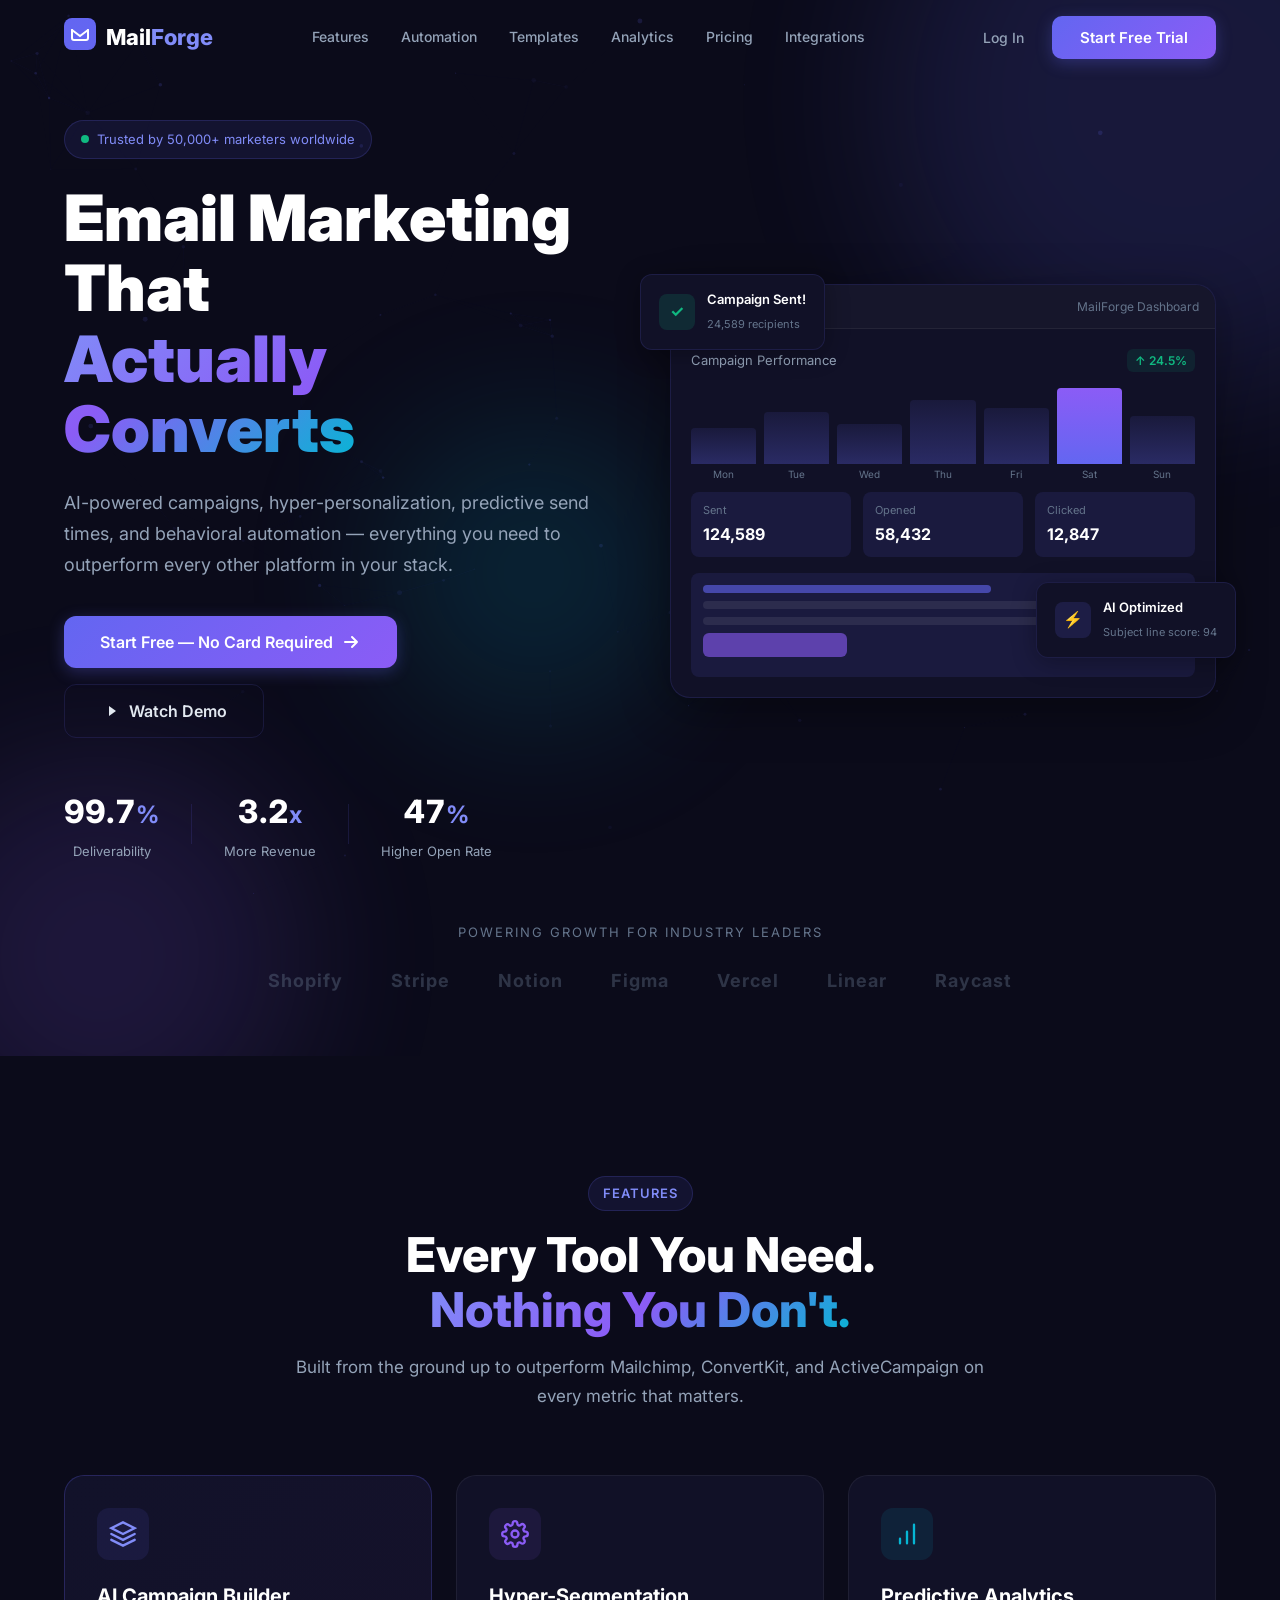
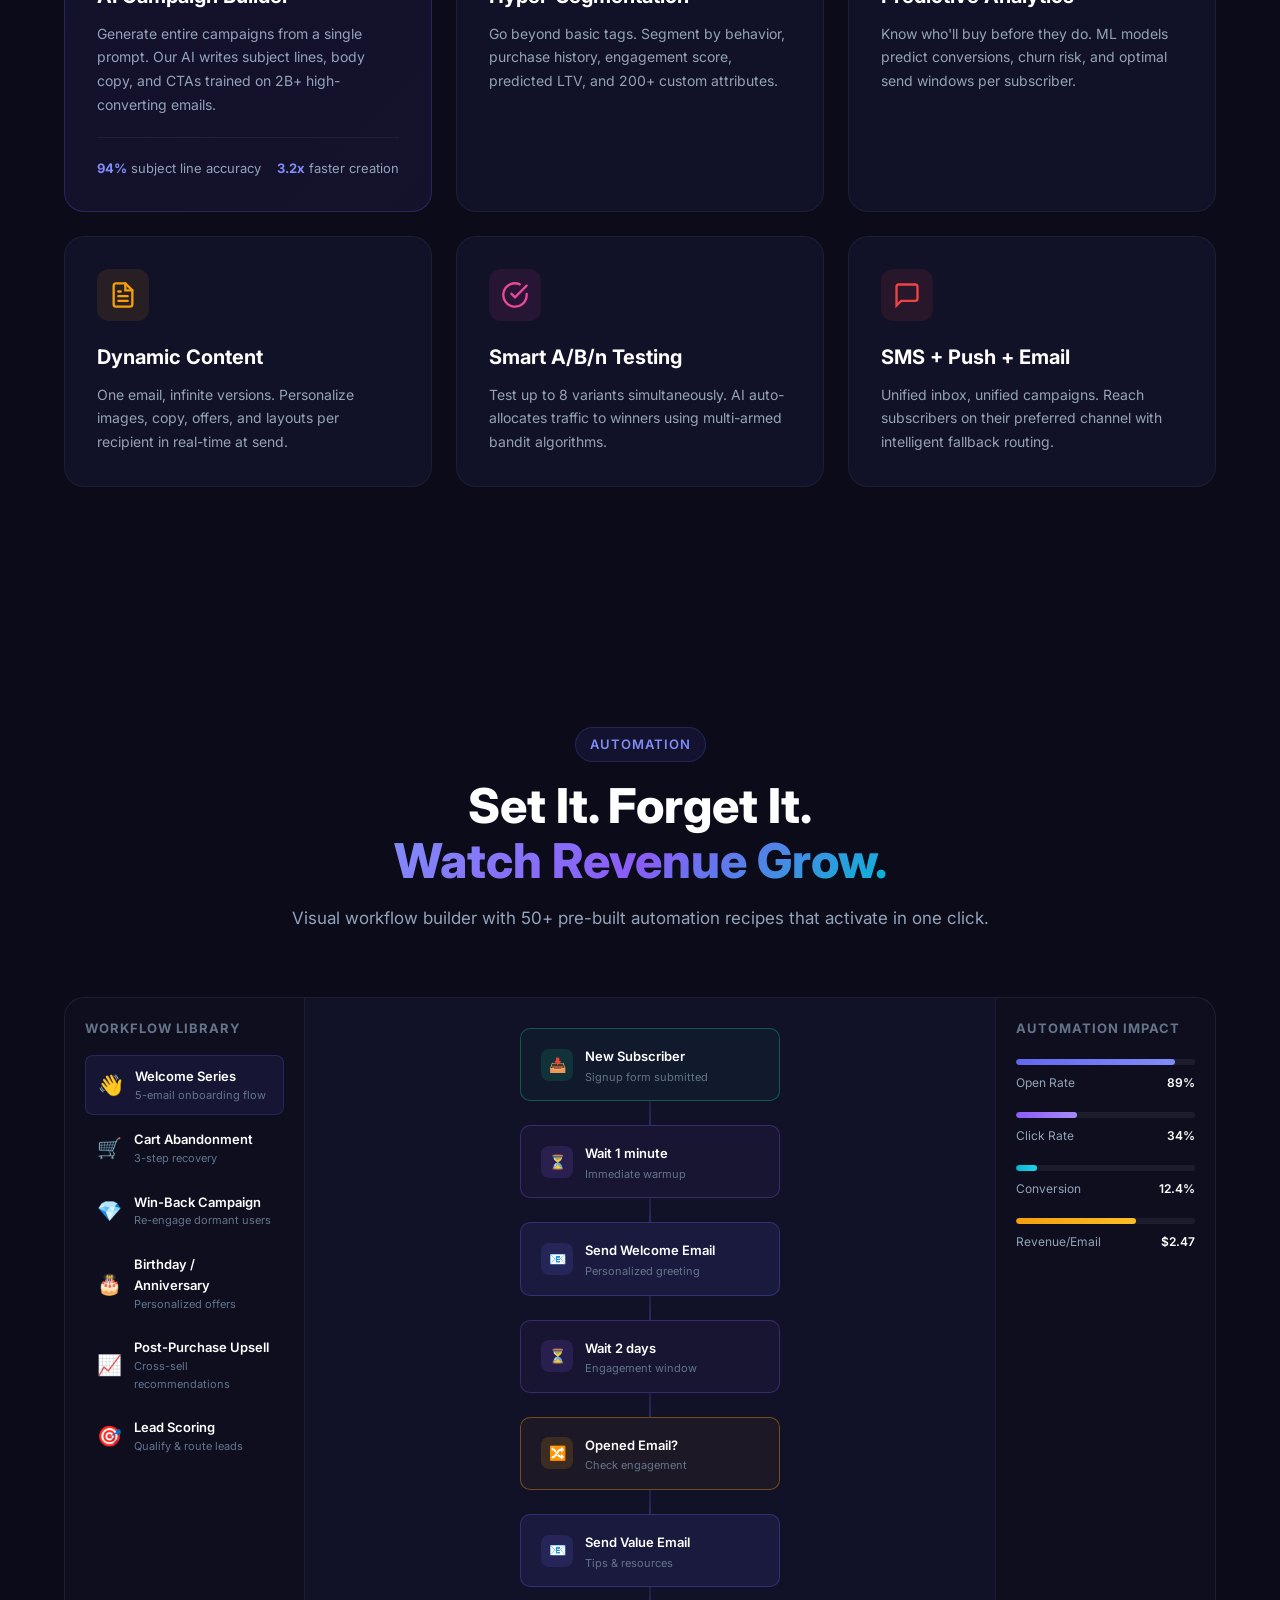
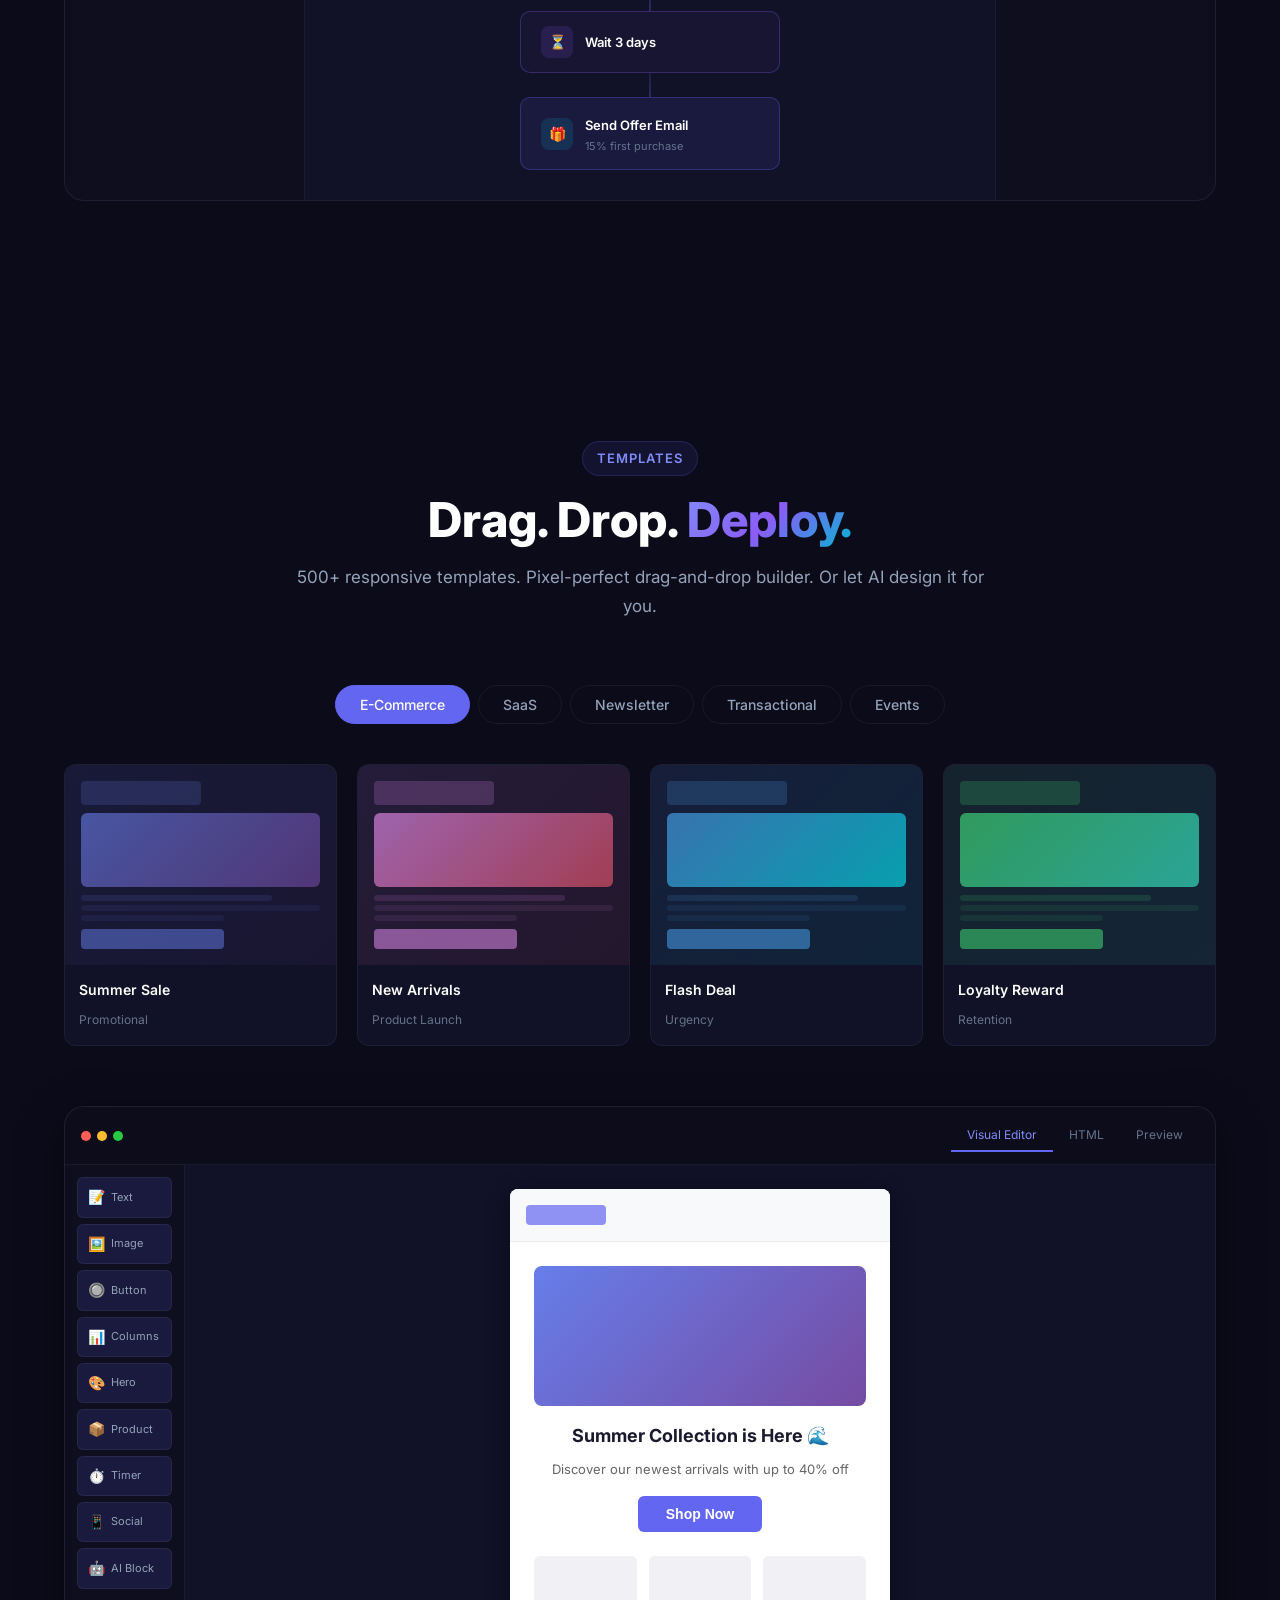
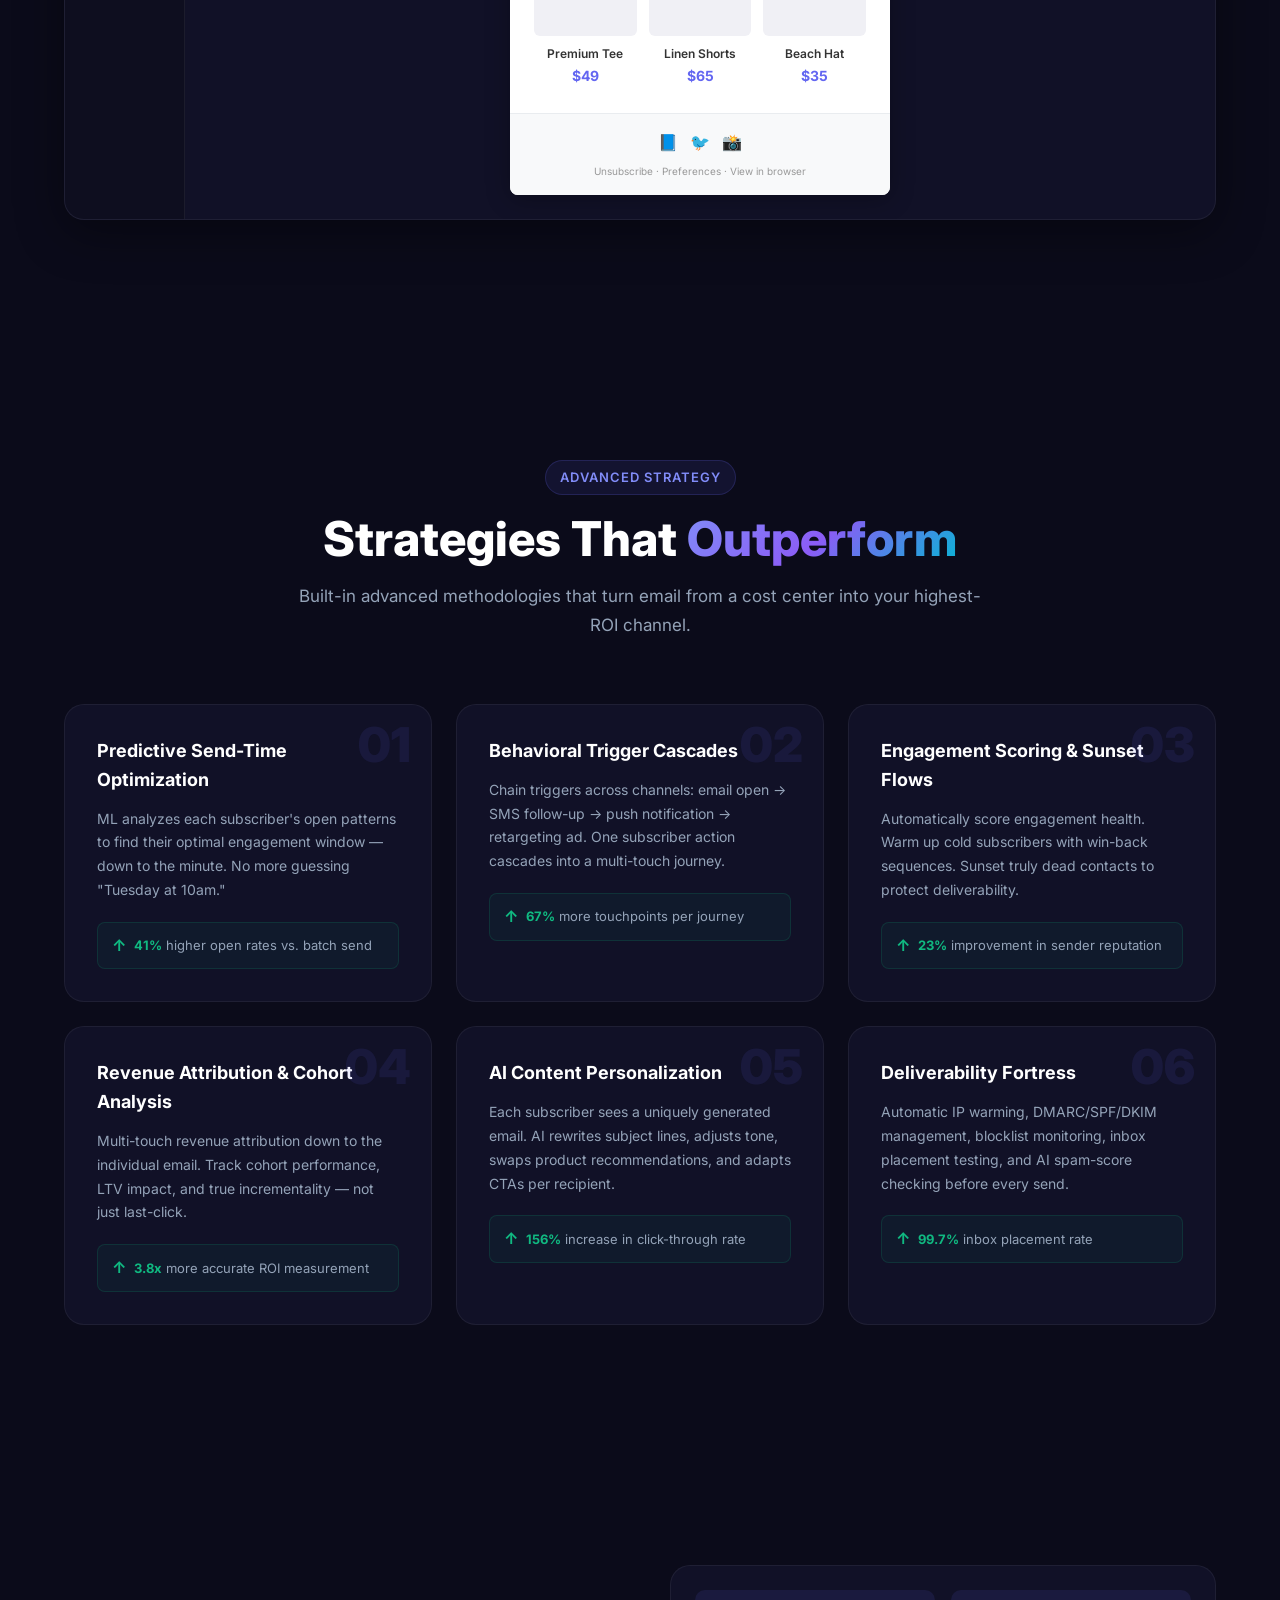
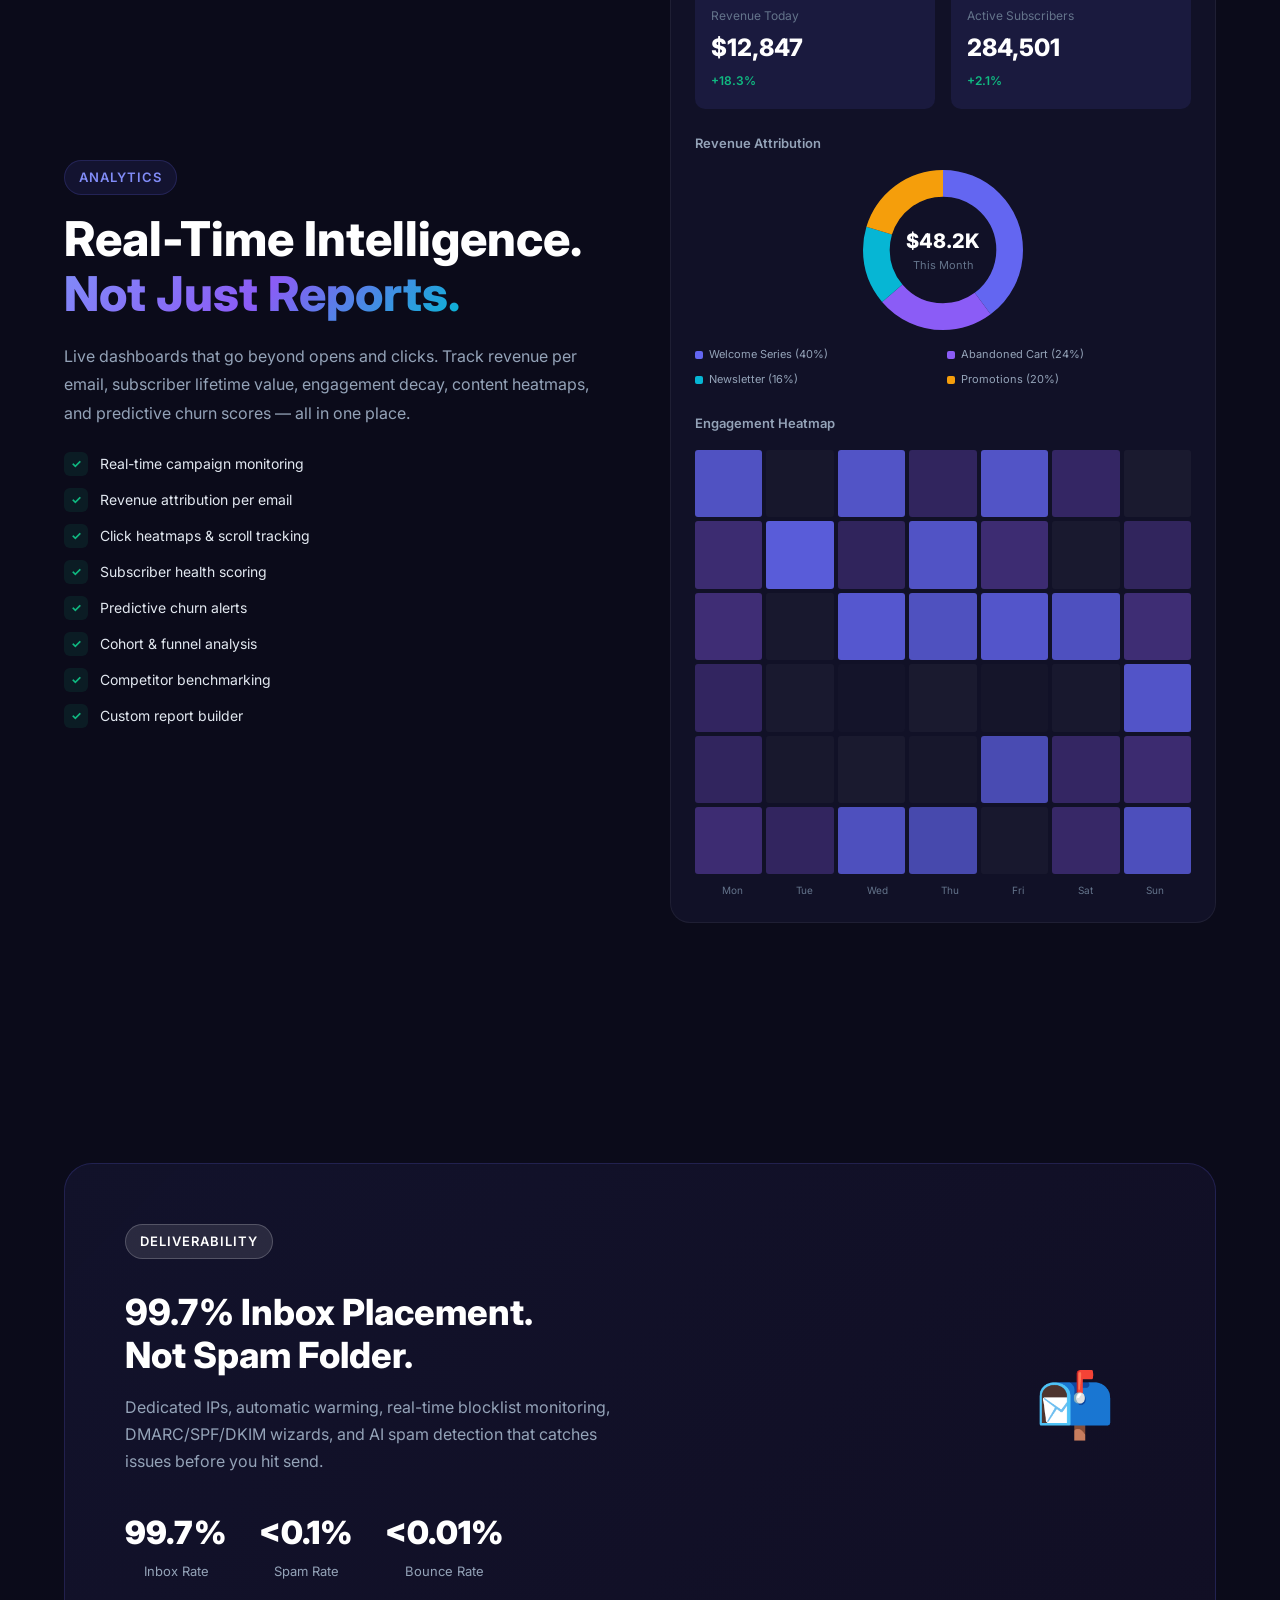
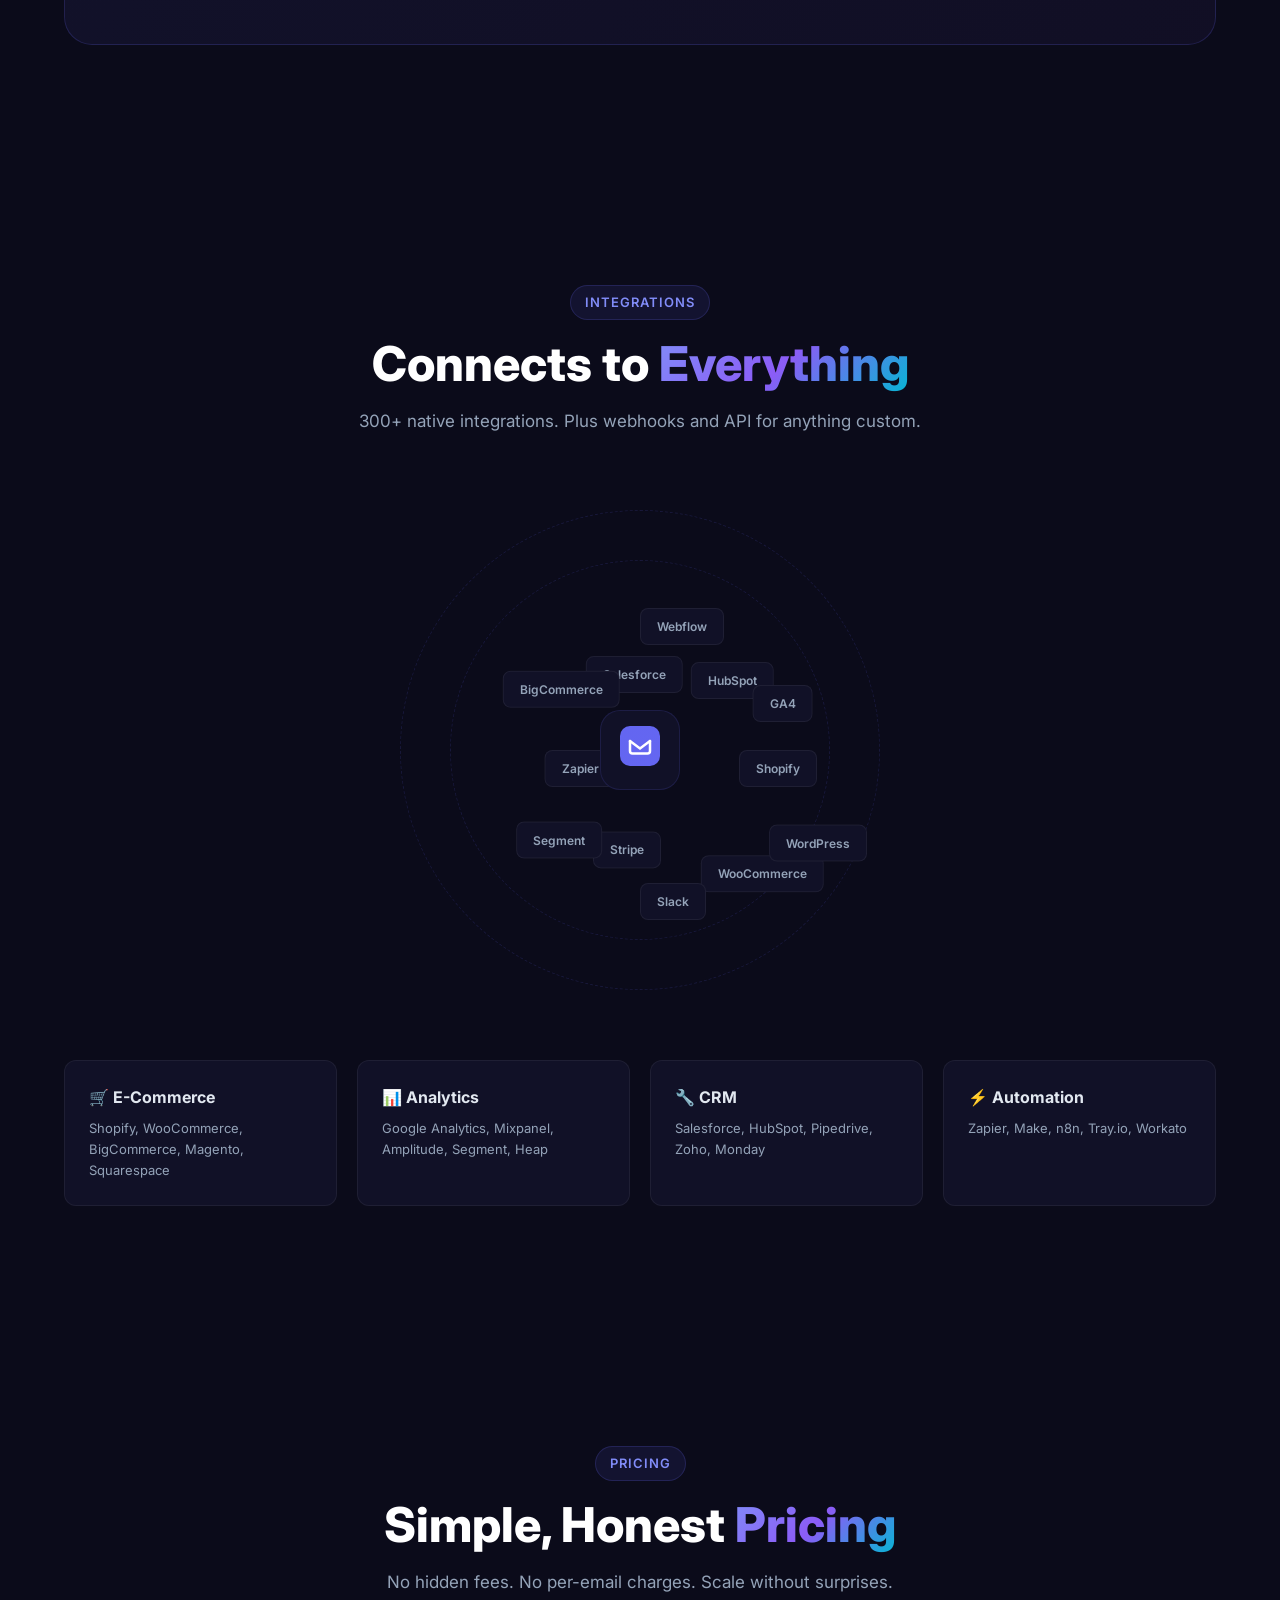
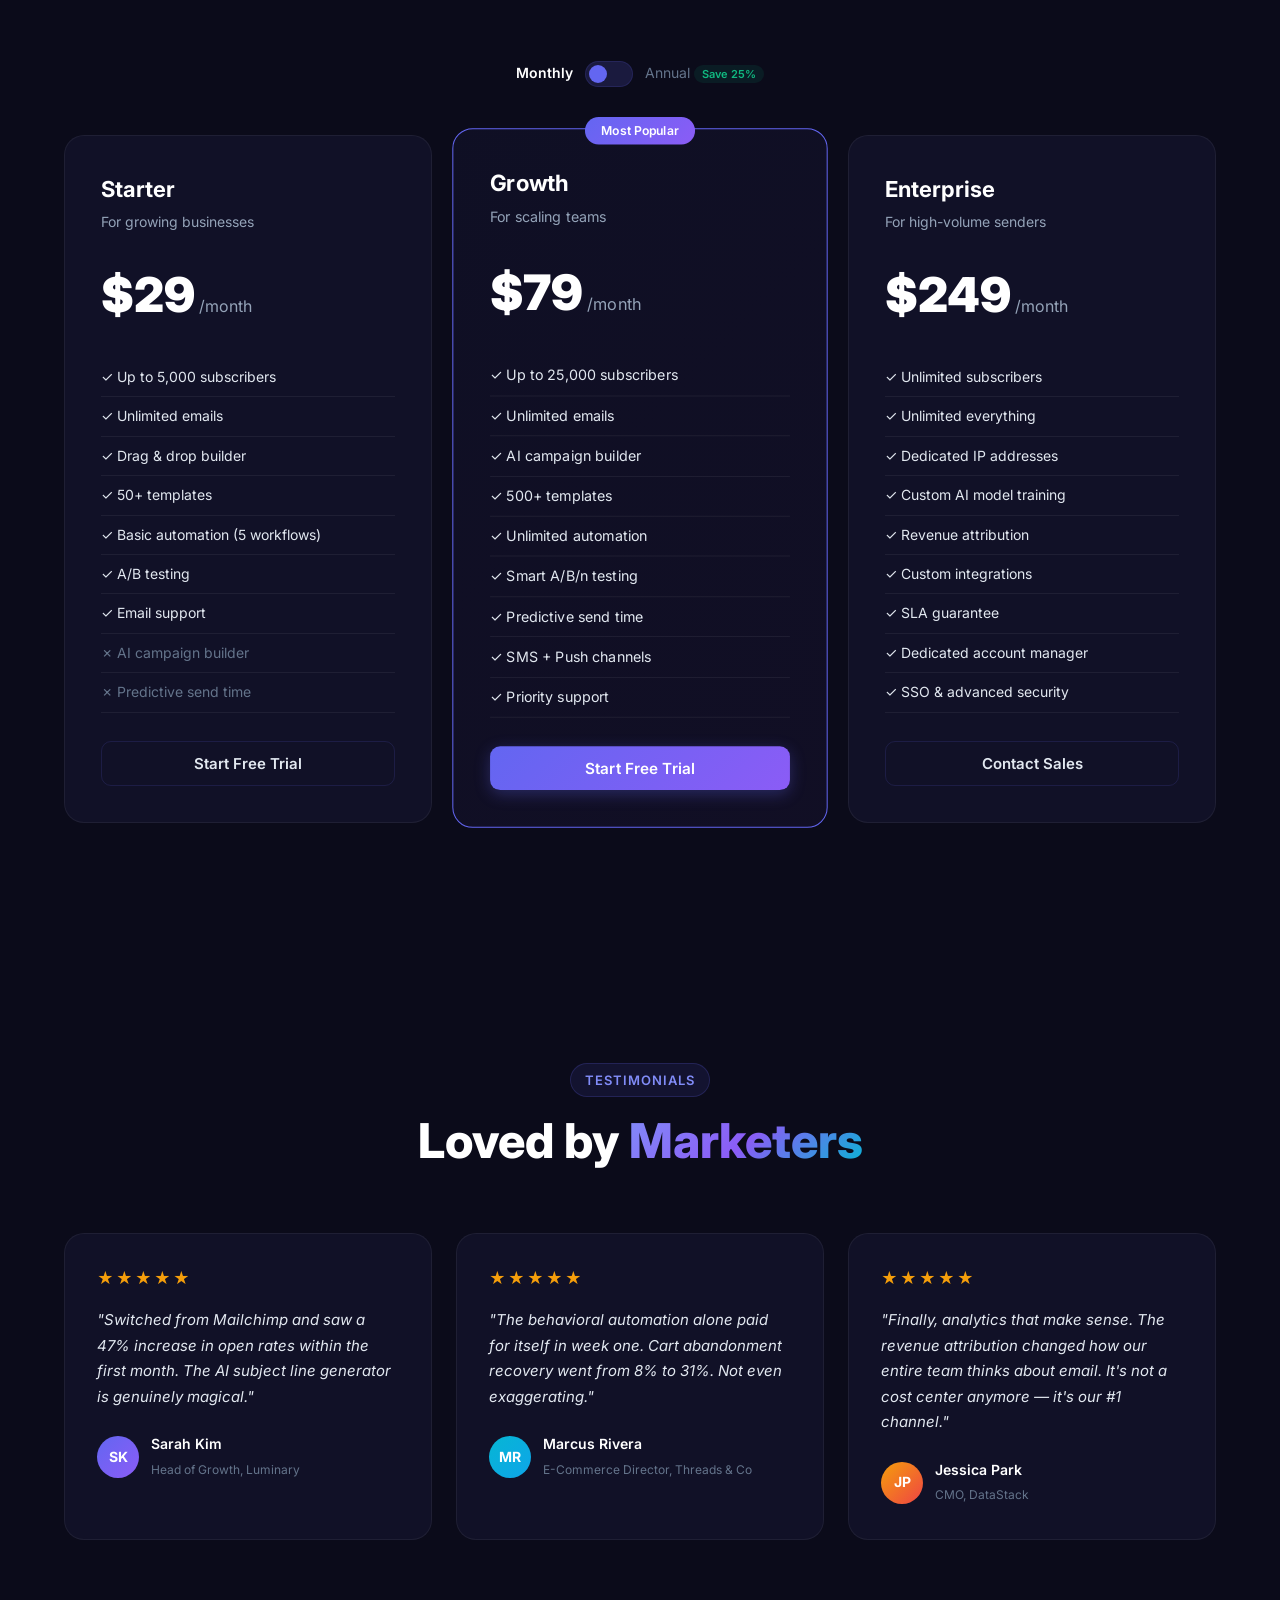
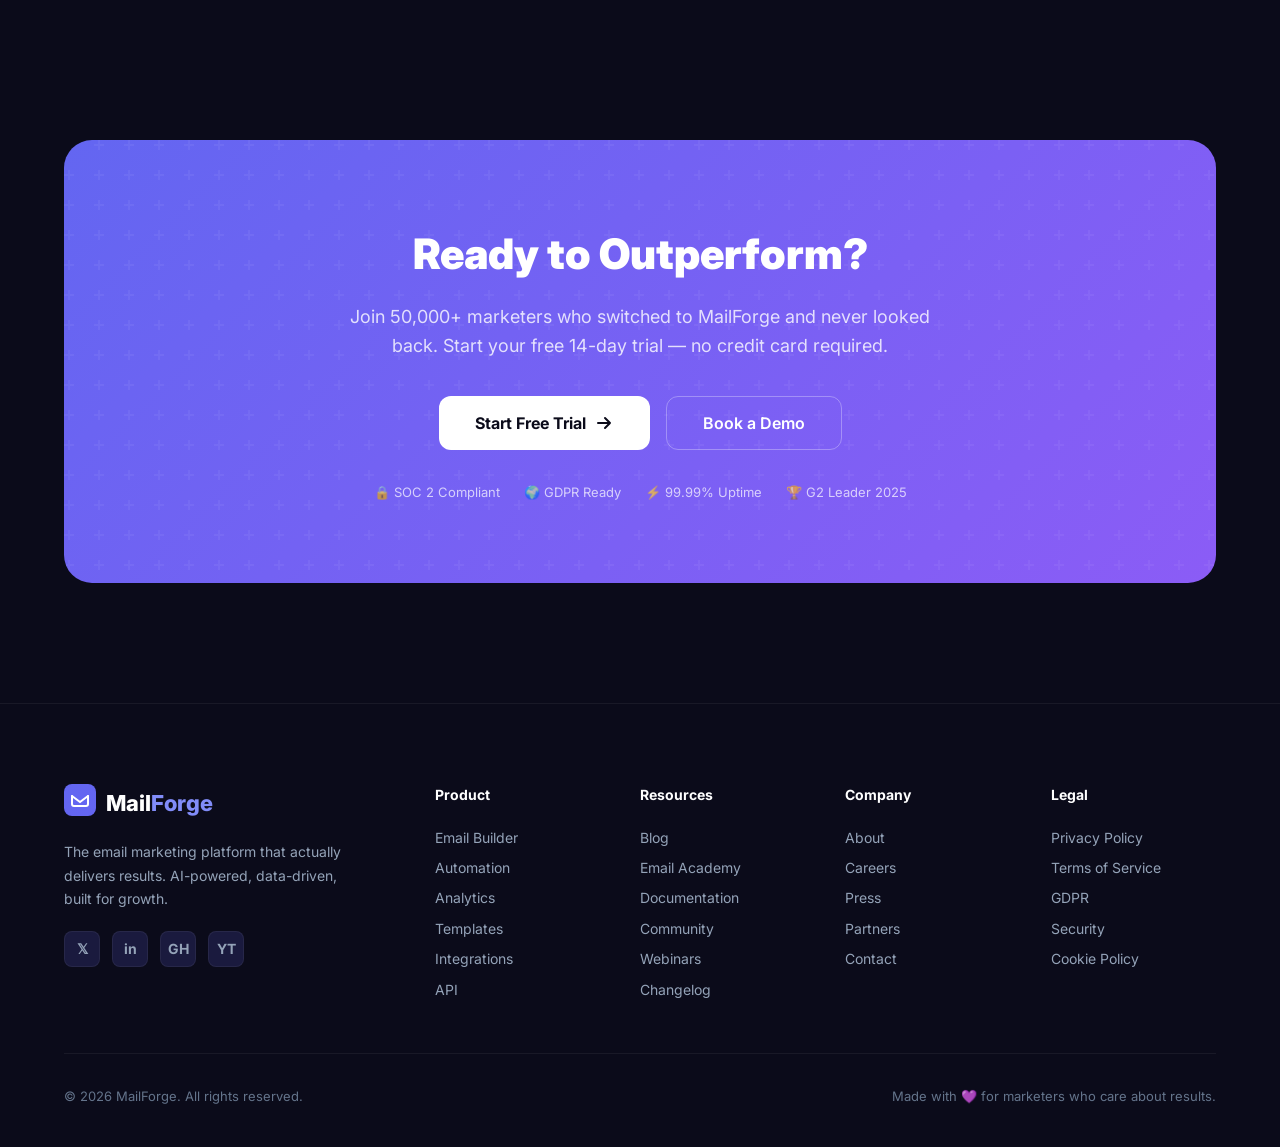
<file: mailforge-complete.html>
<!DOCTYPE html>
<html lang="en">
<head>
    <meta charset="UTF-8">
    <meta name="viewport" content="width=device-width, initial-scale=1.0">
    <title>MailForge — Advanced Email Marketing Platform</title>
    <link rel="preconnect" href="https://fonts.googleapis.com">
    <link href="https://fonts.googleapis.com/css2?family=Inter:wght@300;400;500;600;700;800;900&family=JetBrains+Mono:wght@400;500&display=swap" rel="stylesheet">
    <style>
/* ============================================
   MAILFORGE - Advanced Email Marketing Platform
   ============================================ */

/* --- CSS Variables --- */
:root {
    --primary: #6366F1;
    --primary-dark: #4F46E5;
    --primary-light: #818CF8;
    --purple: #8B5CF6;
    --teal: #06B6D4;
    --orange: #F59E0B;
    --pink: #EC4899;
    --red: #EF4444;
    --green: #10B981;

    --bg-dark: #0B0B1A;
    --bg-card: #111127;
    --bg-card-hover: #161638;
    --bg-surface: #1A1A3E;
    --border: rgba(99, 102, 241, 0.15);
    --border-light: rgba(255, 255, 255, 0.06);

    --text: #E2E8F0;
    --text-muted: #94A3B8;
    --text-dim: #64748B;
    --white: #FFFFFF;

    --font: 'Inter', -apple-system, BlinkMacSystemFont, sans-serif;
    --mono: 'JetBrains Mono', monospace;

    --radius: 12px;
    --radius-lg: 20px;
    --radius-xl: 28px;

    --shadow: 0 4px 24px rgba(0, 0, 0, 0.3);
    --shadow-lg: 0 12px 48px rgba(0, 0, 0, 0.4);
    --shadow-glow: 0 0 60px rgba(99, 102, 241, 0.15);

    --transition: all 0.3s cubic-bezier(0.4, 0, 0.2, 1);
}

/* --- Reset --- */
*, *::before, *::after { box-sizing: border-box; margin: 0; padding: 0; }
html { scroll-behavior: smooth; scroll-padding-top: 80px; }
body {
    font-family: var(--font);
    background: var(--bg-dark);
    color: var(--text);
    line-height: 1.6;
    overflow-x: hidden;
    -webkit-font-smoothing: antialiased;
}
a { color: var(--primary-light); text-decoration: none; transition: var(--transition); }
a:hover { color: var(--white); }
img { max-width: 100%; display: block; }

/* --- Preloader --- */
#preloader {
    position: fixed; inset: 0; z-index: 10000;
    background: var(--bg-dark);
    display: flex; flex-direction: column;
    align-items: center; justify-content: center;
    transition: opacity 0.5s, visibility 0.5s;
}
#preloader.hidden { opacity: 0; visibility: hidden; }
.loader-ring {
    width: 48px; height: 48px;
    border: 3px solid var(--border);
    border-top-color: var(--primary);
    border-radius: 50%;
    animation: spin 0.8s linear infinite;
}
.loader-text { margin-top: 16px; color: var(--text-muted); font-size: 14px; }
@keyframes spin { to { transform: rotate(360deg); } }

/* --- Particles Canvas --- */
#particles-canvas {
    position: fixed; inset: 0; z-index: 0;
    pointer-events: none; opacity: 0.4;
}

/* --- Container --- */
.container { max-width: 1200px; margin: 0 auto; padding: 0 24px; }

/* --- Buttons --- */
.btn-primary {
    display: inline-flex; align-items: center; gap: 8px;
    padding: 12px 28px; border: none; border-radius: 10px;
    background: linear-gradient(135deg, var(--primary), var(--purple));
    color: white; font-weight: 600; font-size: 15px;
    cursor: pointer; transition: var(--transition);
    font-family: var(--font);
    box-shadow: 0 4px 16px rgba(99, 102, 241, 0.3);
}
.btn-primary:hover {
    transform: translateY(-2px);
    box-shadow: 0 8px 24px rgba(99, 102, 241, 0.4);
}
.btn-outline {
    display: inline-flex; align-items: center; gap: 8px;
    padding: 12px 28px; border: 1.5px solid var(--border);
    border-radius: 10px; background: transparent;
    color: var(--text); font-weight: 600; font-size: 15px;
    cursor: pointer; transition: var(--transition);
    font-family: var(--font);
}
.btn-outline:hover { border-color: var(--primary); background: rgba(99,102,241,0.05); }
.btn-ghost {
    padding: 10px 20px; border: none; background: transparent;
    color: var(--text-muted); font-weight: 500; font-size: 14px;
    cursor: pointer; transition: var(--transition);
    font-family: var(--font);
}
.btn-ghost:hover { color: var(--white); }
.btn-lg { padding: 16px 36px; font-size: 16px; border-radius: 12px; }
.btn-block { width: 100%; justify-content: center; }
.btn-white {
    display: inline-flex; align-items: center; gap: 8px;
    padding: 16px 36px; border: none; border-radius: 12px;
    background: white; color: var(--bg-dark); font-weight: 700;
    font-size: 16px; cursor: pointer; transition: var(--transition);
    font-family: var(--font);
}
.btn-white:hover { transform: translateY(-2px); box-shadow: 0 8px 32px rgba(255,255,255,0.2); }
.btn-ghost-white {
    display: inline-flex; align-items: center; gap: 8px;
    padding: 16px 36px; border: 1.5px solid rgba(255,255,255,0.3);
    border-radius: 12px; background: transparent;
    color: white; font-weight: 600; font-size: 16px;
    cursor: pointer; transition: var(--transition);
    font-family: var(--font);
}
.btn-ghost-white:hover { border-color: white; background: rgba(255,255,255,0.05); }

/* --- Navigation --- */
.navbar {
    position: fixed; top: 0; left: 0; right: 0; z-index: 1000;
    padding: 16px 0; transition: var(--transition);
}
.navbar.scrolled {
    background: rgba(11, 11, 26, 0.85);
    backdrop-filter: blur(20px);
    border-bottom: 1px solid var(--border-light);
    padding: 10px 0;
}
.nav-container {
    max-width: 1200px; margin: 0 auto; padding: 0 24px;
    display: flex; align-items: center; justify-content: space-between;
}
.nav-logo { display: flex; align-items: center; gap: 10px; }
.logo-text { font-size: 22px; font-weight: 800; color: white; }
.logo-accent { color: var(--primary-light); }
.nav-links { display: flex; gap: 32px; }
.nav-link {
    color: var(--text-muted); font-size: 14px; font-weight: 500;
    transition: var(--transition); position: relative;
}
.nav-link:hover { color: white; }
.nav-link::after {
    content: ''; position: absolute; bottom: -4px; left: 0;
    width: 0; height: 2px; background: var(--primary);
    transition: var(--transition);
}
.nav-link:hover::after { width: 100%; }
.nav-actions { display: flex; align-items: center; gap: 8px; }
.nav-toggle {
    display: none; flex-direction: column; gap: 5px;
    background: none; border: none; cursor: pointer; padding: 4px;
}
.nav-toggle span {
    width: 24px; height: 2px; background: var(--text);
    transition: var(--transition);
}

/* --- Hero --- */
.hero {
    position: relative; min-height: 100vh;
    display: flex; flex-direction: column; justify-content: center;
    padding: 120px 0 60px; overflow: hidden;
}
.hero-bg-shapes { position: absolute; inset: 0; pointer-events: none; }
.shape {
    position: absolute; border-radius: 50%;
    filter: blur(80px); opacity: 0.15;
}
.shape-1 { width: 600px; height: 600px; background: var(--primary); top: -200px; right: -200px; }
.shape-2 { width: 400px; height: 400px; background: var(--purple); bottom: -100px; left: -100px; }
.shape-3 { width: 300px; height: 300px; background: var(--teal); top: 40%; left: 30%; }

.hero .container {
    display: grid; grid-template-columns: 1fr 1fr;
    gap: 60px; align-items: center; position: relative; z-index: 1;
}
.hero-badge {
    display: inline-flex; align-items: center; gap: 8px;
    padding: 8px 16px; border-radius: 100px;
    background: rgba(99, 102, 241, 0.1);
    border: 1px solid rgba(99, 102, 241, 0.2);
    font-size: 13px; color: var(--primary-light);
    margin-bottom: 24px; width: fit-content;
}
.badge-dot {
    width: 8px; height: 8px; border-radius: 50%;
    background: var(--green); animation: pulse 2s infinite;
}
@keyframes pulse {
    0%, 100% { opacity: 1; transform: scale(1); }
    50% { opacity: 0.5; transform: scale(1.3); }
}
.hero-title {
    font-size: clamp(40px, 5vw, 64px);
    font-weight: 900; line-height: 1.1;
    color: white; margin-bottom: 24px;
}
.gradient-text {
    background: linear-gradient(135deg, var(--primary-light), var(--purple), var(--teal));
    -webkit-background-clip: text; -webkit-text-fill-color: transparent;
    background-clip: text;
}
.hero-subtitle {
    font-size: 18px; color: var(--text-muted);
    max-width: 560px; margin-bottom: 36px; line-height: 1.7;
}
.hero-cta { display: flex; gap: 16px; flex-wrap: wrap; margin-bottom: 48px; }
.hero-stats {
    display: flex; align-items: center; gap: 32px;
}
.stat { text-align: center; }
.stat-number {
    font-size: 32px; font-weight: 800; color: white;
    font-variant-numeric: tabular-nums;
}
.stat-suffix { font-size: 24px; font-weight: 700; color: var(--primary-light); }
.stat-label { display: block; font-size: 13px; color: var(--text-muted); margin-top: 4px; }
.stat-divider { width: 1px; height: 40px; background: var(--border); }

/* --- Dashboard Preview --- */
.hero-visual { position: relative; }
.dashboard-preview {
    background: var(--bg-card);
    border: 1px solid var(--border);
    border-radius: var(--radius-lg);
    overflow: hidden; box-shadow: var(--shadow-lg);
}
.preview-header {
    display: flex; align-items: center; gap: 12px;
    padding: 12px 16px; border-bottom: 1px solid var(--border-light);
    background: rgba(255,255,255,0.02);
}
.preview-dots { display: flex; gap: 6px; }
.dot { width: 10px; height: 10px; border-radius: 50%; }
.dot.red { background: #FF5F57; }
.dot.yellow { background: #FEBC2E; }
.dot.green { background: #28C840; }
.preview-title { font-size: 12px; color: var(--text-dim); margin-left: auto; }
.preview-body { padding: 20px; }

.mini-chart { margin-bottom: 16px; }
.chart-header {
    display: flex; justify-content: space-between; align-items: center;
    margin-bottom: 12px; font-size: 13px; color: var(--text-muted);
}
.chart-badge { font-size: 12px; padding: 2px 8px; border-radius: 6px; font-weight: 600; }
.chart-badge.up { background: rgba(16,185,129,0.1); color: var(--green); }
.chart-bars {
    display: flex; gap: 8px; align-items: flex-end; height: 80px;
}
.bar {
    flex: 1; border-radius: 4px 4px 0 0;
    background: linear-gradient(to top, rgba(99,102,241,0.3), rgba(99,102,241,0.1));
    height: var(--height); transition: var(--transition);
    display: flex; flex-direction: column; justify-content: flex-end; align-items: center;
    position: relative;
}
.bar span {
    position: absolute; bottom: -18px;
    font-size: 10px; color: var(--text-dim);
}
.bar.active { background: linear-gradient(to top, var(--primary), var(--purple)); }
.bar:hover { background: linear-gradient(to top, var(--primary), var(--purple)); opacity: 0.8; }

.mini-stats-row {
    display: flex; gap: 12px; margin: 28px 0 16px;
}
.mini-stat {
    flex: 1; padding: 10px 12px;
    background: var(--bg-surface); border-radius: 8px;
}
.ms-label { display: block; font-size: 11px; color: var(--text-dim); }
.ms-value { display: block; font-size: 16px; font-weight: 700; color: white; margin-top: 2px; }

.mini-email-preview { padding: 12px; background: var(--bg-surface); border-radius: 8px; }
.email-line {
    height: 8px; border-radius: 4px; margin-bottom: 8px;
}
.email-line.subject { width: 60%; background: var(--primary); opacity: 0.6; }
.email-line.body { width: 90%; background: rgba(255,255,255,0.08); }
.email-line.body.long { width: 100%; }
.email-line.cta { width: 30%; background: var(--purple); opacity: 0.6; height: 24px; border-radius: 6px; }

/* Floating Cards */
.floating-card {
    position: absolute; display: flex; align-items: center; gap: 12px;
    padding: 14px 18px; background: var(--bg-card);
    border: 1px solid var(--border);
    border-radius: var(--radius); box-shadow: var(--shadow);
    animation: float 6s ease-in-out infinite;
}
.card-1 { top: -10px; left: -30px; animation-delay: 0s; }
.card-2 { bottom: 40px; right: -20px; animation-delay: 3s; }
@keyframes float {
    0%, 100% { transform: translateY(0); }
    50% { transform: translateY(-10px); }
}
.fc-icon {
    width: 36px; height: 36px; border-radius: 8px;
    display: flex; align-items: center; justify-content: center;
    font-size: 16px; font-weight: 700;
}
.fc-icon.green { background: rgba(16,185,129,0.15); color: var(--green); }
.fc-icon.blue { background: rgba(99,102,241,0.15); color: var(--primary-light); }
.fc-title { font-size: 13px; font-weight: 600; color: white; display: block; }
.fc-sub { font-size: 11px; color: var(--text-dim); }

/* Hero Logos */
.hero-logos {
    text-align: center; padding: 60px 0 0;
    position: relative; z-index: 1;
}
.hero-logos p { font-size: 13px; color: var(--text-dim); margin-bottom: 24px; text-transform: uppercase; letter-spacing: 2px; }
.logo-strip {
    display: flex; justify-content: center; gap: 48px;
    flex-wrap: wrap; align-items: center;
}
.client-logo {
    font-size: 18px; font-weight: 700; color: var(--text-dim);
    opacity: 0.4; transition: var(--transition);
    letter-spacing: 1px;
}
.client-logo:hover { opacity: 0.8; color: var(--text-muted); }

/* --- Sections --- */
.section { padding: 120px 0; position: relative; }
.section-header { text-align: center; max-width: 700px; margin: 0 auto 64px; }
.section-tag {
    display: inline-block; padding: 6px 14px; border-radius: 100px;
    background: rgba(99, 102, 241, 0.1);
    border: 1px solid rgba(99, 102, 241, 0.2);
    font-size: 13px; font-weight: 600; color: var(--primary-light);
    margin-bottom: 16px; text-transform: uppercase; letter-spacing: 1px;
}
.section-tag.light {
    background: rgba(255,255,255,0.1);
    border-color: rgba(255,255,255,0.2);
    color: white;
}
.section-title {
    font-size: clamp(32px, 4vw, 48px);
    font-weight: 800; line-height: 1.15;
    color: white; margin-bottom: 16px;
}
.section-subtitle { font-size: 17px; color: var(--text-muted); line-height: 1.7; }

/* --- Features Grid --- */
.features-grid {
    display: grid; grid-template-columns: repeat(3, 1fr);
    gap: 24px;
}
.feature-card {
    padding: 32px; background: var(--bg-card);
    border: 1px solid var(--border-light);
    border-radius: var(--radius-lg);
    transition: var(--transition);
}
.feature-card:hover {
    border-color: var(--border);
    background: var(--bg-card-hover);
    transform: translateY(-4px);
    box-shadow: var(--shadow-glow);
}
.feature-card.featured {
    grid-column: span 1;
    background: linear-gradient(135deg, rgba(99,102,241,0.08), rgba(139,92,246,0.08));
    border-color: rgba(99,102,241,0.25);
}
.feature-icon {
    width: 52px; height: 52px; border-radius: 12px;
    display: flex; align-items: center; justify-content: center;
    background: rgba(99, 102, 241, 0.1); color: var(--primary-light);
    margin-bottom: 20px;
}
.feature-icon.purple { background: rgba(139,92,246,0.1); color: var(--purple); }
.feature-icon.teal { background: rgba(6,182,212,0.1); color: var(--teal); }
.feature-icon.orange { background: rgba(245,158,11,0.1); color: var(--orange); }
.feature-icon.pink { background: rgba(236,72,153,0.1); color: var(--pink); }
.feature-icon.red { background: rgba(239,68,68,0.1); color: var(--red); }
.feature-card h3 { font-size: 20px; font-weight: 700; color: white; margin-bottom: 10px; }
.feature-card p { font-size: 14px; color: var(--text-muted); line-height: 1.7; }
.feature-metrics {
    display: flex; gap: 16px; margin-top: 20px; padding-top: 20px;
    border-top: 1px solid var(--border-light);
}
.metric {
    font-size: 13px; color: var(--text-muted);
}
.metric strong { color: var(--primary-light); }

/* --- Automation Builder --- */
.automation-builder {
    display: grid; grid-template-columns: 240px 1fr 220px;
    gap: 0; background: var(--bg-card);
    border: 1px solid var(--border-light);
    border-radius: var(--radius-lg); overflow: hidden;
    min-height: 480px;
}
.builder-sidebar {
    padding: 20px; border-right: 1px solid var(--border-light);
    background: rgba(0,0,0,0.2);
}
.builder-sidebar h4 { font-size: 13px; color: var(--text-dim); text-transform: uppercase; letter-spacing: 1px; margin-bottom: 16px; }
.workflow-list { display: flex; flex-direction: column; gap: 4px; }
.workflow-item {
    display: flex; align-items: center; gap: 12px;
    padding: 10px 12px; border-radius: 8px;
    cursor: pointer; transition: var(--transition);
}
.workflow-item:hover { background: rgba(255,255,255,0.03); }
.workflow-item.active {
    background: rgba(99,102,241,0.1);
    border: 1px solid rgba(99,102,241,0.2);
}
.wi-icon { font-size: 20px; }
.wi-name { display: block; font-size: 13px; font-weight: 600; color: white; }
.wi-desc { display: block; font-size: 11px; color: var(--text-dim); }

.builder-canvas {
    padding: 30px; display: flex; align-items: center; justify-content: center;
    position: relative; overflow: hidden;
}
.workflow-visual {
    display: flex; flex-direction: column; align-items: center;
    gap: 0; width: 100%;
}
.wf-node {
    display: flex; align-items: center; gap: 12px;
    padding: 14px 20px; background: var(--bg-surface);
    border: 1px solid var(--border-light);
    border-radius: 10px; width: 260px;
    transition: var(--transition); position: relative;
}
.wf-node:hover { border-color: var(--primary); transform: scale(1.02); }
.wf-node.trigger { border-color: rgba(16,185,129,0.4); background: rgba(16,185,129,0.05); }
.wf-node.action { border-color: rgba(99,102,241,0.3); }
.wf-node.condition { border-color: rgba(245,158,11,0.4); background: rgba(245,158,11,0.05); border-radius: 10px; transform: rotate(0deg); }
.wf-node.delay { border-color: rgba(139,92,246,0.3); background: rgba(139,92,246,0.05); }
.wf-icon {
    width: 32px; height: 32px; border-radius: 8px;
    display: flex; align-items: center; justify-content: center;
    font-size: 14px; flex-shrink: 0;
}
.wf-icon.green { background: rgba(16,185,129,0.15); }
.wf-icon.blue { background: rgba(99,102,241,0.15); }
.wf-icon.orange { background: rgba(245,158,11,0.15); }
.wf-icon.purple { background: rgba(139,92,246,0.15); }
.wf-icon.teal { background: rgba(6,182,212,0.15); }
.wf-label { font-size: 13px; font-weight: 600; color: white; }
.wf-sublabel { font-size: 11px; color: var(--text-dim); display: block; }
.wf-connector {
    width: 2px; height: 24px;
    background: linear-gradient(to bottom, var(--border), rgba(99,102,241,0.3));
}

.builder-stats {
    padding: 20px; border-left: 1px solid var(--border-light);
    background: rgba(0,0,0,0.2);
}
.builder-stats h4 { font-size: 13px; color: var(--text-dim); text-transform: uppercase; letter-spacing: 1px; margin-bottom: 20px; }
.auto-stat { margin-bottom: 20px; }
.as-bar { height: 6px; background: rgba(255,255,255,0.06); border-radius: 3px; overflow: hidden; margin-bottom: 8px; }
.as-fill {
    height: 100%; border-radius: 3px; width: var(--width);
    background: linear-gradient(90deg, var(--primary), var(--primary-light));
    transition: width 1.5s ease;
}
.as-fill.purple { background: linear-gradient(90deg, var(--purple), #A78BFA); }
.as-fill.teal { background: linear-gradient(90deg, var(--teal), #22D3EE); }
.as-fill.orange { background: linear-gradient(90deg, var(--orange), #FBBF24); }
.as-info { display: flex; justify-content: space-between; font-size: 12px; }
.as-info span:first-child { color: var(--text-muted); }
.as-val { color: white; font-weight: 600; }

/* --- Templates --- */
.template-tabs {
    display: flex; gap: 8px; justify-content: center;
    margin-bottom: 40px; flex-wrap: wrap;
}
.tab-btn {
    padding: 10px 24px; border: 1px solid var(--border-light);
    border-radius: 100px; background: transparent;
    color: var(--text-muted); font-size: 14px; font-weight: 500;
    cursor: pointer; transition: var(--transition);
    font-family: var(--font);
}
.tab-btn:hover { border-color: var(--border); color: white; }
.tab-btn.active {
    background: var(--primary); border-color: var(--primary);
    color: white;
}

.template-grid {
    display: grid; grid-template-columns: repeat(4, 1fr);
    gap: 20px; margin-bottom: 60px;
}
.template-card {
    background: var(--bg-card); border: 1px solid var(--border-light);
    border-radius: var(--radius); overflow: hidden;
    transition: var(--transition); cursor: pointer;
}
.template-card:hover {
    transform: translateY(-4px); border-color: var(--primary);
    box-shadow: var(--shadow-glow);
}
.template-thumb {
    height: 200px; position: relative; overflow: hidden;
}
.template-thumb-inner {
    width: 100%; height: 100%;
    display: flex; flex-direction: column; padding: 16px;
}
.tt-header { height: 24px; border-radius: 4px; margin-bottom: 8px; }
.tt-hero { flex: 1; border-radius: 6px; margin-bottom: 8px; }
.tt-body { display: flex; flex-direction: column; gap: 4px; }
.tt-line { height: 6px; border-radius: 3px; }
.tt-cta { height: 20px; width: 60%; border-radius: 4px; margin-top: 4px; }
.template-info { padding: 14px; }
.template-info h4 { font-size: 14px; font-weight: 600; color: white; margin-bottom: 4px; }
.template-info span { font-size: 12px; color: var(--text-dim); }

/* --- Builder Demo --- */
.demo-window {
    background: var(--bg-card); border: 1px solid var(--border-light);
    border-radius: var(--radius-lg); overflow: hidden;
    box-shadow: var(--shadow-lg);
}
.demo-header {
    display: flex; align-items: center; gap: 20px;
    padding: 12px 16px; border-bottom: 1px solid var(--border-light);
    background: rgba(0,0,0,0.3);
}
.demo-tabs { display: flex; gap: 0; margin-left: auto; }
.demo-tab {
    padding: 6px 16px; font-size: 12px; color: var(--text-dim);
    cursor: pointer; border-bottom: 2px solid transparent;
    transition: var(--transition);
}
.demo-tab.active { color: var(--primary-light); border-color: var(--primary); }
.demo-body { display: flex; min-height: 400px; }
.demo-sidebar {
    width: 120px; padding: 12px;
    border-right: 1px solid var(--border-light);
    background: rgba(0,0,0,0.2);
    display: flex; flex-direction: column; gap: 6px;
}
.demo-block {
    padding: 8px 10px; border-radius: 6px;
    background: var(--bg-surface); border: 1px solid var(--border-light);
    font-size: 11px; color: var(--text-muted);
    cursor: grab; transition: var(--transition);
    display: flex; align-items: center; gap: 6px;
}
.demo-block:hover { border-color: var(--primary); background: rgba(99,102,241,0.05); }
.demo-block span { font-size: 14px; }
.demo-canvas { flex: 1; padding: 24px; display: flex; justify-content: center; }

.email-builder-preview {
    width: 100%; max-width: 380px;
    background: white; border-radius: 8px;
    overflow: hidden; box-shadow: var(--shadow);
}
.ebp-header {
    padding: 16px; background: #f8f9fa;
    border-bottom: 1px solid #e9ecef;
}
.ebp-logo { width: 80px; height: 20px; background: var(--primary); border-radius: 4px; opacity: 0.7; }
.ebp-hero { padding: 24px; text-align: center; }
.ebp-hero-img {
    width: 100%; height: 140px; border-radius: 8px;
    background: linear-gradient(135deg, #667eea, #764ba2);
    margin-bottom: 16px;
}
.ebp-hero h3 { font-size: 18px; color: #1a1a2e; margin-bottom: 8px; }
.ebp-hero p { font-size: 13px; color: #666; margin-bottom: 16px; }
.ebp-cta {
    padding: 10px 28px; border: none; border-radius: 6px;
    background: var(--primary); color: white; font-weight: 600;
    font-size: 14px; cursor: pointer;
}
.ebp-products { display: flex; gap: 12px; padding: 0 24px 24px; }
.ebp-product { flex: 1; text-align: center; }
.ebp-product-img {
    height: 80px; border-radius: 6px; margin-bottom: 8px;
    background: #f0f0f5;
}
.ebp-product-name { display: block; font-size: 12px; color: #333; font-weight: 600; }
.ebp-product-price { font-size: 14px; color: var(--primary); font-weight: 700; }
.ebp-footer {
    padding: 16px; text-align: center;
    border-top: 1px solid #e9ecef; background: #f8f9fa;
}
.ebp-social { display: flex; justify-content: center; gap: 12px; margin-bottom: 8px; font-size: 16px; }
.ebp-footer p { font-size: 10px; color: #999; }

/* --- Strategy --- */
.strategy-grid {
    display: grid; grid-template-columns: repeat(3, 1fr);
    gap: 24px;
}
.strategy-card {
    padding: 32px; background: var(--bg-card);
    border: 1px solid var(--border-light);
    border-radius: var(--radius-lg);
    transition: var(--transition);
    position: relative; overflow: hidden;
}
.strategy-card:hover {
    border-color: var(--border);
    transform: translateY(-4px);
}
.sc-number {
    font-size: 48px; font-weight: 900;
    color: rgba(99,102,241,0.1);
    position: absolute; top: 16px; right: 20px;
    line-height: 1;
}
.strategy-card h3 { font-size: 18px; font-weight: 700; color: white; margin-bottom: 12px; }
.strategy-card p { font-size: 14px; color: var(--text-muted); line-height: 1.7; margin-bottom: 20px; }
.sc-result {
    display: flex; align-items: center; gap: 8px;
    padding: 10px 14px; border-radius: 8px;
    background: rgba(16,185,129,0.05);
    border: 1px solid rgba(16,185,129,0.15);
}
.sc-arrow { color: var(--green); font-weight: 700; font-size: 16px; }
.sc-result span:last-child { font-size: 13px; color: var(--text-muted); }
.sc-result strong { color: var(--green); }

/* --- Analytics --- */
.split-layout {
    display: grid; grid-template-columns: 1fr 1fr;
    gap: 60px; align-items: center;
}
.split-content p { font-size: 16px; color: var(--text-muted); line-height: 1.8; margin: 20px 0; }
.analytics-features { display: grid; gap: 12px; margin-top: 24px; }
.af-item { display: flex; align-items: center; gap: 12px; }
.af-check {
    width: 24px; height: 24px; border-radius: 6px;
    background: rgba(16,185,129,0.1); color: var(--green);
    display: flex; align-items: center; justify-content: center;
    font-size: 12px; font-weight: 700; flex-shrink: 0;
}
.af-item span { font-size: 14px; color: var(--text); }

.analytics-dashboard {
    background: var(--bg-card); border: 1px solid var(--border-light);
    border-radius: var(--radius-lg); padding: 24px;
}
.ad-row { display: grid; grid-template-columns: 1fr 1fr; gap: 16px; margin-bottom: 24px; }
.ad-card {
    padding: 16px; background: var(--bg-surface);
    border-radius: 10px;
}
.ad-label { display: block; font-size: 12px; color: var(--text-dim); margin-bottom: 4px; }
.ad-value { display: block; font-size: 24px; font-weight: 800; color: white; }
.ad-change { font-size: 12px; font-weight: 600; }
.ad-change.up { color: var(--green); }

.ad-chart { margin-bottom: 24px; }
.chart-title { font-size: 13px; color: var(--text-muted); margin-bottom: 16px; font-weight: 600; }
.donut-chart {
    position: relative; width: 160px; height: 160px; margin: 0 auto 16px;
}
.donut-chart svg { width: 100%; height: 100%; transform: rotate(-90deg); }
.donut-center {
    position: absolute; inset: 0;
    display: flex; flex-direction: column;
    align-items: center; justify-content: center;
}
.dc-value { font-size: 20px; font-weight: 800; color: white; }
.dc-label { font-size: 11px; color: var(--text-dim); }
.donut-legend {
    display: grid; grid-template-columns: 1fr 1fr; gap: 8px;
}
.donut-legend span { font-size: 11px; color: var(--text-muted); display: flex; align-items: center; gap: 6px; }
.donut-legend i {
    width: 8px; height: 8px; border-radius: 2px; display: inline-block;
}

.ad-heatmap { margin-top: 20px; }
.heatmap-grid {
    display: grid; grid-template-columns: repeat(7, 1fr);
    gap: 4px; margin-bottom: 8px;
}
.heatmap-cell {
    aspect-ratio: 1; border-radius: 3px;
    transition: var(--transition);
}
.heatmap-labels { display: flex; justify-content: space-around; }
.heatmap-labels span { font-size: 10px; color: var(--text-dim); }

/* --- Deliverability --- */
.deliverability-card {
    display: grid; grid-template-columns: 1fr auto;
    gap: 60px; align-items: center;
    padding: 60px; background: linear-gradient(135deg, rgba(99,102,241,0.08), rgba(139,92,246,0.05));
    border: 1px solid rgba(99,102,241,0.2);
    border-radius: var(--radius-xl);
}
.dc-content h2 { font-size: 36px; font-weight: 800; color: white; margin: 16px 0; line-height: 1.2; }
.dc-content p { font-size: 16px; color: var(--text-muted); line-height: 1.7; max-width: 520px; }
.dc-metrics { display: flex; gap: 32px; margin-top: 32px; }
.dc-metric { text-align: center; }
.dcm-value { display: block; font-size: 32px; font-weight: 900; color: white; }
.dcm-label { font-size: 13px; color: var(--text-muted); }

.inbox-animation { position: relative; width: 160px; height: 160px; }
.inbox-icon {
    position: absolute; inset: 0;
    display: flex; align-items: center; justify-content: center;
    font-size: 64px; z-index: 1;
}
.inbox-rays {
    position: absolute; inset: 0;
    display: flex; align-items: center; justify-content: center;
}
.inbox-rays span {
    position: absolute; width: 3px; height: 40px;
    background: linear-gradient(to top, transparent, var(--primary-light));
    border-radius: 2px; opacity: 0;
    animation: ray 3s ease-in-out infinite;
}
.inbox-rays span:nth-child(1) { transform: rotate(0deg) translateY(-60px); animation-delay: 0s; }
.inbox-rays span:nth-child(2) { transform: rotate(60deg) translateY(-60px); animation-delay: 0.5s; }
.inbox-rays span:nth-child(3) { transform: rotate(120deg) translateY(-60px); animation-delay: 1s; }
.inbox-rays span:nth-child(4) { transform: rotate(180deg) translateY(-60px); animation-delay: 1.5s; }
.inbox-rays span:nth-child(5) { transform: rotate(240deg) translateY(-60px); animation-delay: 2s; }
.inbox-rays span:nth-child(6) { transform: rotate(300deg) translateY(-60px); animation-delay: 2.5s; }
@keyframes ray {
    0%, 100% { opacity: 0; height: 20px; }
    50% { opacity: 0.6; height: 40px; }
}

/* --- Integrations --- */
.integrations-orbit {
    position: relative; width: 500px; height: 500px;
    margin: 0 auto 60px;
}
.orbit-center {
    position: absolute; top: 50%; left: 50%;
    transform: translate(-50%, -50%);
    width: 80px; height: 80px; border-radius: 20px;
    background: var(--bg-card); border: 1px solid var(--border);
    display: flex; align-items: center; justify-content: center;
    z-index: 2;
}
.orbit-ring {
    position: absolute; inset: 0; border-radius: 50%;
    border: 1px dashed rgba(99,102,241,0.15);
    animation: orbit-rotate 60s linear infinite;
}
.orbit-ring.ring-1 { inset: 60px; animation-duration: 40s; }
.orbit-ring.ring-2 { inset: 10px; animation-duration: 60s; animation-direction: reverse; }
@keyframes orbit-rotate { to { transform: rotate(360deg); } }
.orbit-item {
    position: absolute; top: 50%; left: 50%;
    transform: rotate(var(--angle)) translateX(calc(50% + 60px)) rotate(calc(-1 * var(--angle)));
    padding: 8px 16px; background: var(--bg-card);
    border: 1px solid var(--border-light);
    border-radius: 8px; font-size: 12px; font-weight: 600;
    color: var(--text-muted); white-space: nowrap;
    animation: counter-rotate 40s linear infinite;
}
.ring-2 .orbit-item {
    transform: rotate(var(--angle)) translateX(calc(50% + 100px)) rotate(calc(-1 * var(--angle)));
    animation-duration: 60s; animation-direction: reverse;
}
@keyframes counter-rotate { to { transform: rotate(-360deg); } }

.integration-categories {
    display: grid; grid-template-columns: repeat(4, 1fr); gap: 20px;
}
.ic-card {
    padding: 24px; background: var(--bg-card);
    border: 1px solid var(--border-light);
    border-radius: var(--radius); transition: var(--transition);
}
.ic-card:hover { border-color: var(--border); }
.ic-card h4 { font-size: 16px; margin-bottom: 8px; }
.ic-card p { font-size: 13px; color: var(--text-muted); }

/* --- Pricing --- */
.pricing-toggle {
    display: flex; align-items: center; justify-content: center;
    gap: 12px; margin-bottom: 48px;
}
.toggle-label { font-size: 14px; color: var(--text-dim); transition: var(--transition); }
.toggle-label.active { color: white; font-weight: 600; }
.save-badge {
    padding: 2px 8px; border-radius: 100px;
    background: rgba(16,185,129,0.1); color: var(--green);
    font-size: 11px; font-weight: 600;
}
.toggle-switch { position: relative; width: 48px; height: 26px; cursor: pointer; }
.toggle-switch input { display: none; }
.toggle-slider {
    position: absolute; inset: 0; border-radius: 13px;
    background: var(--bg-surface); border: 1px solid var(--border);
    transition: var(--transition);
}
.toggle-slider::after {
    content: ''; position: absolute; top: 3px; left: 3px;
    width: 18px; height: 18px; border-radius: 50%;
    background: var(--primary); transition: var(--transition);
}
.toggle-switch input:checked + .toggle-slider::after { transform: translateX(22px); }

.pricing-grid {
    display: grid; grid-template-columns: repeat(3, 1fr);
    gap: 24px; align-items: start;
}
.pricing-card {
    padding: 36px; background: var(--bg-card);
    border: 1px solid var(--border-light);
    border-radius: var(--radius-lg);
    transition: var(--transition);
    position: relative;
}
.pricing-card:hover {
    transform: translateY(-4px); border-color: var(--border);
}
.pricing-card.popular {
    border-color: var(--primary);
    background: linear-gradient(135deg, rgba(99,102,241,0.05), rgba(139,92,246,0.05));
    transform: scale(1.02);
}
.pricing-card.popular:hover { transform: scale(1.04); }
.popular-badge {
    position: absolute; top: -12px; left: 50%; transform: translateX(-50%);
    padding: 4px 16px; border-radius: 100px;
    background: linear-gradient(135deg, var(--primary), var(--purple));
    color: white; font-size: 12px; font-weight: 600;
    white-space: nowrap;
}
.pc-header h3 { font-size: 22px; font-weight: 700; color: white; }
.pc-header p { font-size: 14px; color: var(--text-muted); margin-top: 4px; }
.pc-price { margin: 24px 0; }
.price-amount { font-size: 48px; font-weight: 900; color: white; }
.price-period { font-size: 16px; color: var(--text-muted); }
.pc-features { margin-bottom: 28px; }
.pcf { padding: 8px 0; font-size: 14px; color: var(--text); border-bottom: 1px solid var(--border-light); }
.pcf.dim { color: var(--text-dim); }

/* --- Testimonials --- */
.testimonials-grid {
    display: grid; grid-template-columns: repeat(3, 1fr); gap: 24px;
}
.testimonial-card {
    padding: 32px; background: var(--bg-card);
    border: 1px solid var(--border-light);
    border-radius: var(--radius-lg);
    transition: var(--transition);
}
.testimonial-card:hover { border-color: var(--border); transform: translateY(-2px); }
.tc-stars { color: var(--orange); font-size: 16px; margin-bottom: 16px; letter-spacing: 2px; }
.testimonial-card p { font-size: 15px; color: var(--text); line-height: 1.7; margin-bottom: 24px; font-style: italic; }
.tc-author { display: flex; align-items: center; gap: 12px; }
.tc-avatar {
    width: 42px; height: 42px; border-radius: 50%;
    display: flex; align-items: center; justify-content: center;
    color: white; font-weight: 700; font-size: 14px;
}
.tc-name { display: block; font-size: 14px; font-weight: 600; color: white; }
.tc-role { font-size: 12px; color: var(--text-dim); }

/* --- CTA Section --- */
.cta-section { padding: 80px 0 120px; }
.cta-card {
    text-align: center; padding: 80px 40px;
    background: linear-gradient(135deg, var(--primary), var(--purple));
    border-radius: var(--radius-xl); position: relative; overflow: hidden;
}
.cta-card::before {
    content: ''; position: absolute; inset: 0;
    background: url("data:image/svg+xml,%3Csvg width='60' height='60' viewBox='0 0 60 60' xmlns='http://www.w3.org/2000/svg'%3E%3Cg fill='none' fill-rule='evenodd'%3E%3Cg fill='%23ffffff' fill-opacity='0.05'%3E%3Cpath d='M36 34v-4h-2v4h-4v2h4v4h2v-4h4v-2h-4zm0-30V0h-2v4h-4v2h4v4h2V6h4V4h-4zM6 34v-4H4v4H0v2h4v4h2v-4h4v-2H6zM6 4V0H4v4H0v2h4v4h2V6h4V4H6z'/%3E%3C/g%3E%3C/g%3E%3C/svg%3E");
}
.cta-card h2 { font-size: 42px; font-weight: 900; color: white; margin-bottom: 16px; position: relative; }
.cta-card p { font-size: 18px; color: rgba(255,255,255,0.8); max-width: 600px; margin: 0 auto 36px; position: relative; }
.cta-actions { display: flex; gap: 16px; justify-content: center; position: relative; flex-wrap: wrap; }
.cta-trust {
    display: flex; gap: 24px; justify-content: center;
    margin-top: 32px; position: relative; flex-wrap: wrap;
}
.cta-trust span { font-size: 13px; color: rgba(255,255,255,0.7); }

/* --- Footer --- */
.footer { padding: 80px 0 40px; border-top: 1px solid var(--border-light); }
.footer-grid {
    display: grid; grid-template-columns: 2fr 1fr 1fr 1fr 1fr;
    gap: 40px; margin-bottom: 48px;
}
.footer-brand p { font-size: 14px; color: var(--text-muted); margin-top: 16px; line-height: 1.7; max-width: 300px; }
.footer-social { display: flex; gap: 12px; margin-top: 20px; }
.footer-social a {
    width: 36px; height: 36px; border-radius: 8px;
    background: var(--bg-surface); border: 1px solid var(--border-light);
    display: flex; align-items: center; justify-content: center;
    font-size: 14px; font-weight: 700; color: var(--text-muted);
    transition: var(--transition);
}
.footer-social a:hover { border-color: var(--primary); color: var(--primary-light); }
.footer-col h4 { font-size: 14px; font-weight: 700; color: white; margin-bottom: 16px; }
.footer-col a { display: block; font-size: 14px; color: var(--text-muted); padding: 4px 0; transition: var(--transition); }
.footer-col a:hover { color: white; transform: translateX(4px); }
.footer-bottom {
    display: flex; justify-content: space-between; align-items: center;
    padding-top: 32px; border-top: 1px solid var(--border-light);
}
.footer-bottom p { font-size: 13px; color: var(--text-dim); }

/* --- Modals --- */
.modal-overlay {
    position: fixed; inset: 0; z-index: 9999;
    background: rgba(0,0,0,0.7); backdrop-filter: blur(8px);
    display: flex; align-items: center; justify-content: center;
    opacity: 0; visibility: hidden; transition: var(--transition);
    padding: 24px;
}
.modal-overlay.active { opacity: 1; visibility: visible; }
.modal {
    background: var(--bg-card); border: 1px solid var(--border);
    border-radius: var(--radius-lg); padding: 40px;
    max-width: 480px; width: 100%;
    transform: translateY(20px); transition: var(--transition);
    max-height: 90vh; overflow-y: auto;
}
.modal-overlay.active .modal { transform: translateY(0); }
.modal-close {
    position: absolute; top: 16px; right: 16px;
    background: none; border: none; color: var(--text-dim);
    font-size: 24px; cursor: pointer; line-height: 1;
}
.modal h2 { font-size: 24px; font-weight: 800; color: white; margin-bottom: 4px; }
.modal > p { font-size: 14px; color: var(--text-muted); margin-bottom: 24px; }

.modal-form { display: flex; flex-direction: column; gap: 16px; }
.form-group { display: flex; flex-direction: column; gap: 6px; }
.form-group label { font-size: 13px; font-weight: 600; color: var(--text-muted); }
.form-group input, .form-group select {
    padding: 12px 14px; border: 1px solid var(--border);
    border-radius: 8px; background: var(--bg-surface);
    color: white; font-size: 14px; font-family: var(--font);
    transition: var(--transition);
}
.form-group input:focus, .form-group select:focus {
    outline: none; border-color: var(--primary);
    box-shadow: 0 0 0 3px rgba(99,102,241,0.15);
}
.form-group input::placeholder { color: var(--text-dim); }
.form-row { display: flex; justify-content: space-between; align-items: center; }
.form-row-2 { display: grid; grid-template-columns: 1fr 1fr; gap: 16px; }
.checkbox-label {
    font-size: 13px; color: var(--text-muted);
    display: flex; align-items: center; gap: 8px; cursor: pointer;
}
.form-link { font-size: 13px; color: var(--primary-light); }
.form-footer { font-size: 12px; color: var(--text-dim); text-align: center; }
.form-footer a { color: var(--primary-light); }

/* --- Toast --- */
.toast {
    position: fixed; bottom: 32px; right: 32px;
    display: flex; align-items: center; gap: 12px;
    padding: 16px 24px; background: var(--bg-card);
    border: 1px solid var(--green);
    border-radius: var(--radius); box-shadow: var(--shadow-lg);
    transform: translateY(100px); opacity: 0;
    transition: var(--transition); z-index: 10000;
}
.toast.show { transform: translateY(0); opacity: 1; }
.toast-icon {
    width: 28px; height: 28px; border-radius: 50%;
    background: rgba(16,185,129,0.15); color: var(--green);
    display: flex; align-items: center; justify-content: center;
    font-weight: 700;
}
.toast-message { font-size: 14px; font-weight: 500; color: white; }

/* --- AOS Animations --- */
[data-aos] { opacity: 0; transform: translateY(30px); transition: opacity 0.6s ease, transform 0.6s ease; }
[data-aos].aos-animate { opacity: 1; transform: translateY(0); }
[data-aos="fade-left"] { transform: translateX(30px); }
[data-aos="fade-left"].aos-animate { transform: translateX(0); }
[data-aos="fade-right"] { transform: translateX(-30px); }
[data-aos="fade-right"].aos-animate { transform: translateX(0); }

/* --- Responsive --- */
@media (max-width: 1024px) {
    .hero .container { grid-template-columns: 1fr; text-align: center; }
    .hero-subtitle { margin: 0 auto 36px; }
    .hero-cta { justify-content: center; }
    .hero-stats { justify-content: center; }
    .hero-visual { display: none; }
    .features-grid { grid-template-columns: repeat(2, 1fr); }
    .strategy-grid { grid-template-columns: repeat(2, 1fr); }
    .split-layout { grid-template-columns: 1fr; }
    .automation-builder { grid-template-columns: 1fr; }
    .builder-sidebar { border-right: none; border-bottom: 1px solid var(--border-light); }
    .builder-sidebar .workflow-list { flex-direction: row; overflow-x: auto; padding-bottom: 8px; }
    .builder-stats { border-left: none; border-top: 1px solid var(--border-light); }
    .integrations-orbit { width: 350px; height: 350px; }
    .pricing-grid { grid-template-columns: 1fr; max-width: 400px; margin: 0 auto; }
    .pricing-card.popular { transform: none; }
    .footer-grid { grid-template-columns: repeat(2, 1fr); }
    .deliverability-card { grid-template-columns: 1fr; text-align: center; }
    .dc-metrics { justify-content: center; }
    .dc-visual { display: flex; justify-content: center; }
}
@media (max-width: 768px) {
    .nav-links { display: none; }
    .nav-actions .btn-ghost { display: none; }
    .nav-toggle { display: flex; }
    .features-grid { grid-template-columns: 1fr; }
    .strategy-grid { grid-template-columns: 1fr; }
    .template-grid { grid-template-columns: repeat(2, 1fr); }
    .testimonials-grid { grid-template-columns: 1fr; }
    .integration-categories { grid-template-columns: repeat(2, 1fr); }
    .footer-grid { grid-template-columns: 1fr; }
    .footer-bottom { flex-direction: column; gap: 8px; text-align: center; }
    .cta-card { padding: 48px 24px; }
    .cta-card h2 { font-size: 28px; }
    .hero-stats { flex-direction: column; gap: 16px; }
    .stat-divider { width: 40px; height: 1px; }
    .integrations-orbit { width: 280px; height: 280px; }
}
@media (max-width: 480px) {
    .template-grid { grid-template-columns: 1fr; }
    .dc-metrics { flex-direction: column; }
    .hero-badge { font-size: 11px; }
}

/* Mobile Nav Open */
.nav-links.open {
    display: flex; flex-direction: column;
    position: absolute; top: 100%; left: 0; right: 0;
    background: rgba(11,11,26,0.95); backdrop-filter: blur(20px);
    padding: 24px; gap: 16px;
    border-bottom: 1px solid var(--border-light);
}

</style>
</head>
<body>
    <!-- Preloader -->
    <div id="preloader">
        <div class="loader-ring">
            <div class="loader-ring-inner"></div>
        </div>
        <p class="loader-text">Loading MailForge</p>
    </div>

    <!-- Floating Particles Background -->
    <canvas id="particles-canvas"></canvas>

    <!-- Navigation -->
    <nav class="navbar" id="navbar">
        <div class="nav-container">
            <a href="#" class="nav-logo">
                <div class="logo-icon">
                    <svg width="32" height="32" viewBox="0 0 32 32" fill="none">
                        <rect width="32" height="32" rx="8" fill="url(#logo-gradient)"/>
                        <path d="M8 12L16 18L24 12" stroke="white" stroke-width="2" stroke-linecap="round"/>
                        <path d="M8 12V20C8 21.1 8.9 22 10 22H22C23.1 22 24 21.1 24 20V12" stroke="white" stroke-width="2" stroke-linecap="round"/>
                        <defs>
                            <linearGradient id="logo-gradient" x1="0" y1="0" x2="32" y2="32">
                                <stop stop-color="#6366F1"/>
                                <stop offset="1" stop-color="#8B5CF6"/>
                            </linearGradient>
                        </defs>
                    </svg>
                </div>
                <span class="logo-text">Mail<span class="logo-accent">Forge</span></span>
            </a>
            <div class="nav-links" id="navLinks">
                <a href="#features" class="nav-link">Features</a>
                <a href="#automation" class="nav-link">Automation</a>
                <a href="#templates" class="nav-link">Templates</a>
                <a href="#analytics" class="nav-link">Analytics</a>
                <a href="#pricing" class="nav-link">Pricing</a>
                <a href="#integrations" class="nav-link">Integrations</a>
            </div>
            <div class="nav-actions">
                <button class="btn-ghost" onclick="openModal('loginModal')">Log In</button>
                <button class="btn-primary" onclick="openModal('signupModal')">Start Free Trial</button>
            </div>
            <button class="nav-toggle" id="navToggle" aria-label="Toggle menu">
                <span></span><span></span><span></span>
            </button>
        </div>
    </nav>

    <!-- Hero Section -->
    <section class="hero" id="hero">
        <div class="hero-bg-shapes">
            <div class="shape shape-1"></div>
            <div class="shape shape-2"></div>
            <div class="shape shape-3"></div>
        </div>
        <div class="container">
            <div class="hero-content">
                <div class="hero-badge" data-aos="fade-up">
                    <span class="badge-dot"></span>
                    <span>Trusted by 50,000+ marketers worldwide</span>
                </div>
                <h1 class="hero-title" data-aos="fade-up" data-aos-delay="100">
                    Email Marketing That<br>
                    <span class="gradient-text">Actually Converts</span>
                </h1>
                <p class="hero-subtitle" data-aos="fade-up" data-aos-delay="200">
                    AI-powered campaigns, hyper-personalization, predictive send times, and behavioral automation — everything you need to outperform every other platform in your stack.
                </p>
                <div class="hero-cta" data-aos="fade-up" data-aos-delay="300">
                    <button class="btn-primary btn-lg" onclick="openModal('signupModal')">
                        Start Free — No Card Required
                        <svg width="20" height="20" viewBox="0 0 20 20" fill="none"><path d="M4 10H16M16 10L11 5M16 10L11 15" stroke="currentColor" stroke-width="2" stroke-linecap="round" stroke-linejoin="round"/></svg>
                    </button>
                    <button class="btn-outline btn-lg" onclick="openModal('demoModal')">
                        <svg width="20" height="20" viewBox="0 0 20 20" fill="none"><path d="M8 5L15 10L8 15V5Z" fill="currentColor"/></svg>
                        Watch Demo
                    </button>
                </div>
                <div class="hero-stats" data-aos="fade-up" data-aos-delay="400">
                    <div class="stat">
                        <span class="stat-number" data-count="99.7">0</span><span class="stat-suffix">%</span>
                        <span class="stat-label">Deliverability</span>
                    </div>
                    <div class="stat-divider"></div>
                    <div class="stat">
                        <span class="stat-number" data-count="3.2">0</span><span class="stat-suffix">x</span>
                        <span class="stat-label">More Revenue</span>
                    </div>
                    <div class="stat-divider"></div>
                    <div class="stat">
                        <span class="stat-number" data-count="47">0</span><span class="stat-suffix">%</span>
                        <span class="stat-label">Higher Open Rate</span>
                    </div>
                </div>
            </div>
            <div class="hero-visual" data-aos="fade-left" data-aos-delay="300">
                <div class="dashboard-preview">
                    <div class="preview-header">
                        <div class="preview-dots">
                            <span class="dot red"></span>
                            <span class="dot yellow"></span>
                            <span class="dot green"></span>
                        </div>
                        <span class="preview-title">MailForge Dashboard</span>
                    </div>
                    <div class="preview-body">
                        <div class="mini-chart">
                            <div class="chart-header">
                                <span>Campaign Performance</span>
                                <span class="chart-badge up">↑ 24.5%</span>
                            </div>
                            <div class="chart-bars">
                                <div class="bar" style="--height: 45%"><span>Mon</span></div>
                                <div class="bar" style="--height: 65%"><span>Tue</span></div>
                                <div class="bar" style="--height: 50%"><span>Wed</span></div>
                                <div class="bar" style="--height: 80%"><span>Thu</span></div>
                                <div class="bar" style="--height: 70%"><span>Fri</span></div>
                                <div class="bar active" style="--height: 95%"><span>Sat</span></div>
                                <div class="bar" style="--height: 60%"><span>Sun</span></div>
                            </div>
                        </div>
                        <div class="mini-stats-row">
                            <div class="mini-stat">
                                <span class="ms-label">Sent</span>
                                <span class="ms-value">124,589</span>
                            </div>
                            <div class="mini-stat">
                                <span class="ms-label">Opened</span>
                                <span class="ms-value">58,432</span>
                            </div>
                            <div class="mini-stat">
                                <span class="ms-label">Clicked</span>
                                <span class="ms-value">12,847</span>
                            </div>
                        </div>
                        <div class="mini-email-preview">
                            <div class="email-line subject"></div>
                            <div class="email-line body long"></div>
                            <div class="email-line body"></div>
                            <div class="email-line cta"></div>
                        </div>
                    </div>
                </div>
                <div class="floating-card card-1">
                    <div class="fc-icon green">✓</div>
                    <div class="fc-text">
                        <span class="fc-title">Campaign Sent!</span>
                        <span class="fc-sub">24,589 recipients</span>
                    </div>
                </div>
                <div class="floating-card card-2">
                    <div class="fc-icon blue">⚡</div>
                    <div class="fc-text">
                        <span class="fc-title">AI Optimized</span>
                        <span class="fc-sub">Subject line score: 94</span>
                    </div>
                </div>
            </div>
        </div>
        <div class="hero-logos">
            <p>Powering growth for industry leaders</p>
            <div class="logo-strip">
                <div class="client-logo">Shopify</div>
                <div class="client-logo">Stripe</div>
                <div class="client-logo">Notion</div>
                <div class="client-logo">Figma</div>
                <div class="client-logo">Vercel</div>
                <div class="client-logo">Linear</div>
                <div class="client-logo">Raycast</div>
            </div>
        </div>
    </section>

    <!-- Features Section -->
    <section class="section features" id="features">
        <div class="container">
            <div class="section-header" data-aos="fade-up">
                <span class="section-tag">Features</span>
                <h2 class="section-title">Every Tool You Need.<br><span class="gradient-text">Nothing You Don't.</span></h2>
                <p class="section-subtitle">Built from the ground up to outperform Mailchimp, ConvertKit, and ActiveCampaign on every metric that matters.</p>
            </div>
            <div class="features-grid">
                <div class="feature-card featured" data-aos="fade-up">
                    <div class="feature-icon">
                        <svg width="28" height="28" viewBox="0 0 24 24" fill="none" stroke="currentColor" stroke-width="2" stroke-linecap="round"><path d="M12 2L2 7l10 5 10-5-10-5zM2 17l10 5 10-5M2 12l10 5 10-5"/></svg>
                    </div>
                    <h3>AI Campaign Builder</h3>
                    <p>Generate entire campaigns from a single prompt. Our AI writes subject lines, body copy, and CTAs trained on 2B+ high-converting emails.</p>
                    <div class="feature-metrics">
                        <span class="metric"><strong>94%</strong> subject line accuracy</span>
                        <span class="metric"><strong>3.2x</strong> faster creation</span>
                    </div>
                </div>
                <div class="feature-card" data-aos="fade-up" data-aos-delay="50">
                    <div class="feature-icon purple">
                        <svg width="28" height="28" viewBox="0 0 24 24" fill="none" stroke="currentColor" stroke-width="2" stroke-linecap="round"><circle cx="12" cy="12" r="3"/><path d="M19.4 15a1.65 1.65 0 00.33 1.82l.06.06a2 2 0 010 2.83 2 2 0 01-2.83 0l-.06-.06a1.65 1.65 0 00-1.82-.33 1.65 1.65 0 00-1 1.51V21a2 2 0 01-4 0v-.09A1.65 1.65 0 009 19.4a1.65 1.65 0 00-1.82.33l-.06.06a2 2 0 01-2.83-2.83l.06-.06A1.65 1.65 0 004.68 15a1.65 1.65 0 00-1.51-1H3a2 2 0 010-4h.09A1.65 1.65 0 004.6 9a1.65 1.65 0 00-.33-1.82l-.06-.06a2 2 0 012.83-2.83l.06.06A1.65 1.65 0 009 4.68a1.65 1.65 0 001-1.51V3a2 2 0 014 0v.09a1.65 1.65 0 001 1.51 1.65 1.65 0 001.82-.33l.06-.06a2 2 0 012.83 2.83l-.06.06A1.65 1.65 0 0019.4 9a1.65 1.65 0 001.51 1H21a2 2 0 010 4h-.09a1.65 1.65 0 00-1.51 1z"/></svg>
                    </div>
                    <h3>Hyper-Segmentation</h3>
                    <p>Go beyond basic tags. Segment by behavior, purchase history, engagement score, predicted LTV, and 200+ custom attributes.</p>
                </div>
                <div class="feature-card" data-aos="fade-up" data-aos-delay="100">
                    <div class="feature-icon teal">
                        <svg width="28" height="28" viewBox="0 0 24 24" fill="none" stroke="currentColor" stroke-width="2" stroke-linecap="round"><path d="M12 20V10M18 20V4M6 20v-4"/></svg>
                    </div>
                    <h3>Predictive Analytics</h3>
                    <p>Know who'll buy before they do. ML models predict conversions, churn risk, and optimal send windows per subscriber.</p>
                </div>
                <div class="feature-card" data-aos="fade-up" data-aos-delay="150">
                    <div class="feature-icon orange">
                        <svg width="28" height="28" viewBox="0 0 24 24" fill="none" stroke="currentColor" stroke-width="2" stroke-linecap="round"><path d="M14 2H6a2 2 0 00-2 2v16a2 2 0 002 2h12a2 2 0 002-2V8z"/><path d="M14 2v6h6M16 13H8M16 17H8M10 9H8"/></svg>
                    </div>
                    <h3>Dynamic Content</h3>
                    <p>One email, infinite versions. Personalize images, copy, offers, and layouts per recipient in real-time at send.</p>
                </div>
                <div class="feature-card" data-aos="fade-up" data-aos-delay="200">
                    <div class="feature-icon pink">
                        <svg width="28" height="28" viewBox="0 0 24 24" fill="none" stroke="currentColor" stroke-width="2" stroke-linecap="round"><path d="M22 11.08V12a10 10 0 11-5.93-9.14"/><path d="M22 4L12 14.01l-3-3"/></svg>
                    </div>
                    <h3>Smart A/B/n Testing</h3>
                    <p>Test up to 8 variants simultaneously. AI auto-allocates traffic to winners using multi-armed bandit algorithms.</p>
                </div>
                <div class="feature-card" data-aos="fade-up" data-aos-delay="250">
                    <div class="feature-icon red">
                        <svg width="28" height="28" viewBox="0 0 24 24" fill="none" stroke="currentColor" stroke-width="2" stroke-linecap="round"><path d="M21 15a2 2 0 01-2 2H7l-4 4V5a2 2 0 012-2h14a2 2 0 012 2z"/></svg>
                    </div>
                    <h3>SMS + Push + Email</h3>
                    <p>Unified inbox, unified campaigns. Reach subscribers on their preferred channel with intelligent fallback routing.</p>
                </div>
            </div>
        </div>
    </section>

    <!-- Automation Section -->
    <section class="section automation-section" id="automation">
        <div class="container">
            <div class="section-header" data-aos="fade-up">
                <span class="section-tag">Automation</span>
                <h2 class="section-title">Set It. Forget It.<br><span class="gradient-text">Watch Revenue Grow.</span></h2>
                <p class="section-subtitle">Visual workflow builder with 50+ pre-built automation recipes that activate in one click.</p>
            </div>
            <div class="automation-builder" data-aos="fade-up">
                <div class="builder-sidebar">
                    <h4>Workflow Library</h4>
                    <div class="workflow-list">
                        <div class="workflow-item active" data-workflow="welcome">
                            <div class="wi-icon">👋</div>
                            <div class="wi-info">
                                <span class="wi-name">Welcome Series</span>
                                <span class="wi-desc">5-email onboarding flow</span>
                            </div>
                        </div>
                        <div class="workflow-item" data-workflow="abandon">
                            <div class="wi-icon">🛒</div>
                            <div class="wi-info">
                                <span class="wi-name">Cart Abandonment</span>
                                <span class="wi-desc">3-step recovery</span>
                            </div>
                        </div>
                        <div class="workflow-item" data-workflow="winback">
                            <div class="wi-icon">💎</div>
                            <div class="wi-info">
                                <span class="wi-name">Win-Back Campaign</span>
                                <span class="wi-desc">Re-engage dormant users</span>
                            </div>
                        </div>
                        <div class="workflow-item" data-workflow="birthday">
                            <div class="wi-icon">🎂</div>
                            <div class="wi-info">
                                <span class="wi-name">Birthday / Anniversary</span>
                                <span class="wi-desc">Personalized offers</span>
                            </div>
                        </div>
                        <div class="workflow-item" data-workflow="upsell">
                            <div class="wi-icon">📈</div>
                            <div class="wi-info">
                                <span class="wi-name">Post-Purchase Upsell</span>
                                <span class="wi-desc">Cross-sell recommendations</span>
                            </div>
                        </div>
                        <div class="workflow-item" data-workflow="leadscoring">
                            <div class="wi-icon">🎯</div>
                            <div class="wi-info">
                                <span class="wi-name">Lead Scoring</span>
                                <span class="wi-desc">Qualify & route leads</span>
                            </div>
                        </div>
                    </div>
                </div>
                <div class="builder-canvas">
                    <div class="workflow-visual" id="workflowCanvas">
                        <!-- Populated by JS -->
                    </div>
                </div>
                <div class="builder-stats">
                    <h4>Automation Impact</h4>
                    <div class="auto-stat">
                        <div class="as-bar"><div class="as-fill" style="--width: 89%"></div></div>
                        <div class="as-info">
                            <span>Open Rate</span><span class="as-val">89%</span>
                        </div>
                    </div>
                    <div class="auto-stat">
                        <div class="as-bar"><div class="as-fill purple" style="--width: 34%"></div></div>
                        <div class="as-info">
                            <span>Click Rate</span><span class="as-val">34%</span>
                        </div>
                    </div>
                    <div class="auto-stat">
                        <div class="as-bar"><div class="as-fill teal" style="--width: 12%"></div></div>
                        <div class="as-info">
                            <span>Conversion</span><span class="as-val">12.4%</span>
                        </div>
                    </div>
                    <div class="auto-stat">
                        <div class="as-bar"><div class="as-fill orange" style="--width: 67%"></div></div>
                        <div class="as-info">
                            <span>Revenue/Email</span><span class="as-val">$2.47</span>
                        </div>
                    </div>
                </div>
            </div>
        </div>
    </section>

    <!-- Email Builder / Templates Section -->
    <section class="section templates-section" id="templates">
        <div class="container">
            <div class="section-header" data-aos="fade-up">
                <span class="section-tag">Templates</span>
                <h2 class="section-title">Drag. Drop. <span class="gradient-text">Deploy.</span></h2>
                <p class="section-subtitle">500+ responsive templates. Pixel-perfect drag-and-drop builder. Or let AI design it for you.</p>
            </div>
            <div class="template-showcase" data-aos="fade-up">
                <div class="template-tabs">
                    <button class="tab-btn active" data-tab="ecommerce">E-Commerce</button>
                    <button class="tab-btn" data-tab="saas">SaaS</button>
                    <button class="tab-btn" data-tab="newsletter">Newsletter</button>
                    <button class="tab-btn" data-tab="transactional">Transactional</button>
                    <button class="tab-btn" data-tab="events">Events</button>
                </div>
                <div class="template-grid" id="templateGrid">
                    <!-- Populated by JS -->
                </div>
            </div>
            <div class="builder-demo" data-aos="fade-up">
                <div class="demo-window">
                    <div class="demo-header">
                        <div class="preview-dots">
                            <span class="dot red"></span>
                            <span class="dot yellow"></span>
                            <span class="dot green"></span>
                        </div>
                        <div class="demo-tabs">
                            <span class="demo-tab active">Visual Editor</span>
                            <span class="demo-tab">HTML</span>
                            <span class="demo-tab">Preview</span>
                        </div>
                    </div>
                    <div class="demo-body">
                        <div class="demo-sidebar">
                            <div class="demo-block" draggable="true">
                                <span>📝</span> Text
                            </div>
                            <div class="demo-block" draggable="true">
                                <span>🖼️</span> Image
                            </div>
                            <div class="demo-block" draggable="true">
                                <span>🔘</span> Button
                            </div>
                            <div class="demo-block" draggable="true">
                                <span>📊</span> Columns
                            </div>
                            <div class="demo-block" draggable="true">
                                <span>🎨</span> Hero
                            </div>
                            <div class="demo-block" draggable="true">
                                <span>📦</span> Product
                            </div>
                            <div class="demo-block" draggable="true">
                                <span>⏱️</span> Timer
                            </div>
                            <div class="demo-block" draggable="true">
                                <span>📱</span> Social
                            </div>
                            <div class="demo-block" draggable="true">
                                <span>🤖</span> AI Block
                            </div>
                        </div>
                        <div class="demo-canvas">
                            <div class="email-builder-preview">
                                <div class="ebp-header">
                                    <div class="ebp-logo"></div>
                                </div>
                                <div class="ebp-hero">
                                    <div class="ebp-hero-img"></div>
                                    <h3>Summer Collection is Here 🌊</h3>
                                    <p>Discover our newest arrivals with up to 40% off</p>
                                    <button class="ebp-cta">Shop Now</button>
                                </div>
                                <div class="ebp-products">
                                    <div class="ebp-product">
                                        <div class="ebp-product-img"></div>
                                        <span class="ebp-product-name">Premium Tee</span>
                                        <span class="ebp-product-price">$49</span>
                                    </div>
                                    <div class="ebp-product">
                                        <div class="ebp-product-img"></div>
                                        <span class="ebp-product-name">Linen Shorts</span>
                                        <span class="ebp-product-price">$65</span>
                                    </div>
                                    <div class="ebp-product">
                                        <div class="ebp-product-img"></div>
                                        <span class="ebp-product-name">Beach Hat</span>
                                        <span class="ebp-product-price">$35</span>
                                    </div>
                                </div>
                                <div class="ebp-footer">
                                    <div class="ebp-social">
                                        <span>📘</span><span>🐦</span><span>📸</span>
                                    </div>
                                    <p>Unsubscribe · Preferences · View in browser</p>
                                </div>
                            </div>
                        </div>
                    </div>
                </div>
            </div>
        </div>
    </section>

    <!-- Advanced Strategy Section -->
    <section class="section strategy-section" id="strategy">
        <div class="container">
            <div class="section-header" data-aos="fade-up">
                <span class="section-tag">Advanced Strategy</span>
                <h2 class="section-title">Strategies That <span class="gradient-text">Outperform</span></h2>
                <p class="section-subtitle">Built-in advanced methodologies that turn email from a cost center into your highest-ROI channel.</p>
            </div>
            <div class="strategy-grid">
                <div class="strategy-card" data-aos="fade-up">
                    <div class="sc-number">01</div>
                    <h3>Predictive Send-Time Optimization</h3>
                    <p>ML analyzes each subscriber's open patterns to find their optimal engagement window — down to the minute. No more guessing "Tuesday at 10am."</p>
                    <div class="sc-result">
                        <span class="sc-arrow">↑</span>
                        <span><strong>41%</strong> higher open rates vs. batch send</span>
                    </div>
                </div>
                <div class="strategy-card" data-aos="fade-up" data-aos-delay="50">
                    <div class="sc-number">02</div>
                    <h3>Behavioral Trigger Cascades</h3>
                    <p>Chain triggers across channels: email open → SMS follow-up → push notification → retargeting ad. One subscriber action cascades into a multi-touch journey.</p>
                    <div class="sc-result">
                        <span class="sc-arrow">↑</span>
                        <span><strong>67%</strong> more touchpoints per journey</span>
                    </div>
                </div>
                <div class="strategy-card" data-aos="fade-up" data-aos-delay="100">
                    <div class="sc-number">03</div>
                    <h3>Engagement Scoring & Sunset Flows</h3>
                    <p>Automatically score engagement health. Warm up cold subscribers with win-back sequences. Sunset truly dead contacts to protect deliverability.</p>
                    <div class="sc-result">
                        <span class="sc-arrow">↑</span>
                        <span><strong>23%</strong> improvement in sender reputation</span>
                    </div>
                </div>
                <div class="strategy-card" data-aos="fade-up" data-aos-delay="150">
                    <div class="sc-number">04</div>
                    <h3>Revenue Attribution & Cohort Analysis</h3>
                    <p>Multi-touch revenue attribution down to the individual email. Track cohort performance, LTV impact, and true incrementality — not just last-click.</p>
                    <div class="sc-result">
                        <span class="sc-arrow">↑</span>
                        <span><strong>3.8x</strong> more accurate ROI measurement</span>
                    </div>
                </div>
                <div class="strategy-card" data-aos="fade-up" data-aos-delay="200">
                    <div class="sc-number">05</div>
                    <h3>AI Content Personalization</h3>
                    <p>Each subscriber sees a uniquely generated email. AI rewrites subject lines, adjusts tone, swaps product recommendations, and adapts CTAs per recipient.</p>
                    <div class="sc-result">
                        <span class="sc-arrow">↑</span>
                        <span><strong>156%</strong> increase in click-through rate</span>
                    </div>
                </div>
                <div class="strategy-card" data-aos="fade-up" data-aos-delay="250">
                    <div class="sc-number">06</div>
                    <h3>Deliverability Fortress</h3>
                    <p>Automatic IP warming, DMARC/SPF/DKIM management, blocklist monitoring, inbox placement testing, and AI spam-score checking before every send.</p>
                    <div class="sc-result">
                        <span class="sc-arrow">↑</span>
                        <span><strong>99.7%</strong> inbox placement rate</span>
                    </div>
                </div>
            </div>
        </div>
    </section>

    <!-- Analytics Section -->
    <section class="section analytics-section" id="analytics">
        <div class="container">
            <div class="split-layout">
                <div class="split-content" data-aos="fade-right">
                    <span class="section-tag">Analytics</span>
                    <h2 class="section-title">Real-Time Intelligence.<br><span class="gradient-text">Not Just Reports.</span></h2>
                    <p>Live dashboards that go beyond opens and clicks. Track revenue per email, subscriber lifetime value, engagement decay, content heatmaps, and predictive churn scores — all in one place.</p>
                    <div class="analytics-features">
                        <div class="af-item">
                            <div class="af-check">✓</div>
                            <span>Real-time campaign monitoring</span>
                        </div>
                        <div class="af-item">
                            <div class="af-check">✓</div>
                            <span>Revenue attribution per email</span>
                        </div>
                        <div class="af-item">
                            <div class="af-check">✓</div>
                            <span>Click heatmaps & scroll tracking</span>
                        </div>
                        <div class="af-item">
                            <div class="af-check">✓</div>
                            <span>Subscriber health scoring</span>
                        </div>
                        <div class="af-item">
                            <div class="af-check">✓</div>
                            <span>Predictive churn alerts</span>
                        </div>
                        <div class="af-item">
                            <div class="af-check">✓</div>
                            <span>Cohort & funnel analysis</span>
                        </div>
                        <div class="af-item">
                            <div class="af-check">✓</div>
                            <span>Competitor benchmarking</span>
                        </div>
                        <div class="af-item">
                            <div class="af-check">✓</div>
                            <span>Custom report builder</span>
                        </div>
                    </div>
                </div>
                <div class="split-visual" data-aos="fade-left">
                    <div class="analytics-dashboard">
                        <div class="ad-row">
                            <div class="ad-card">
                                <span class="ad-label">Revenue Today</span>
                                <span class="ad-value">$12,847</span>
                                <span class="ad-change up">+18.3%</span>
                            </div>
                            <div class="ad-card">
                                <span class="ad-label">Active Subscribers</span>
                                <span class="ad-value">284,501</span>
                                <span class="ad-change up">+2.1%</span>
                            </div>
                        </div>
                        <div class="ad-chart">
                            <div class="chart-title">Revenue Attribution</div>
                            <div class="donut-chart">
                                <svg viewBox="0 0 120 120">
                                    <circle cx="60" cy="60" r="50" fill="none" stroke="#1e1e2e" stroke-width="20"/>
                                    <circle cx="60" cy="60" r="50" fill="none" stroke="#6366F1" stroke-width="20" stroke-dasharray="125 189" stroke-dashoffset="0" class="donut-segment"/>
                                    <circle cx="60" cy="60" r="50" fill="none" stroke="#8B5CF6" stroke-width="20" stroke-dasharray="75 239" stroke-dashoffset="-125" class="donut-segment"/>
                                    <circle cx="60" cy="60" r="50" fill="none" stroke="#06B6D4" stroke-width="20" stroke-dasharray="50 264" stroke-dashoffset="-200" class="donut-segment"/>
                                    <circle cx="60" cy="60" r="50" fill="none" stroke="#F59E0B" stroke-width="20" stroke-dasharray="64 250" stroke-dashoffset="-250" class="donut-segment"/>
                                </svg>
                                <div class="donut-center">
                                    <span class="dc-value">$48.2K</span>
                                    <span class="dc-label">This Month</span>
                                </div>
                            </div>
                            <div class="donut-legend">
                                <span><i style="background:#6366F1"></i> Welcome Series (40%)</span>
                                <span><i style="background:#8B5CF6"></i> Abandoned Cart (24%)</span>
                                <span><i style="background:#06B6D4"></i> Newsletter (16%)</span>
                                <span><i style="background:#F59E0B"></i> Promotions (20%)</span>
                            </div>
                        </div>
                        <div class="ad-heatmap">
                            <div class="chart-title">Engagement Heatmap</div>
                            <div class="heatmap-grid">
                                <!-- Generated by JS -->
                            </div>
                            <div class="heatmap-labels">
                                <span>Mon</span><span>Tue</span><span>Wed</span><span>Thu</span><span>Fri</span><span>Sat</span><span>Sun</span>
                            </div>
                        </div>
                    </div>
                </div>
            </div>
        </div>
    </section>

    <!-- Deliverability Section -->
    <section class="section deliverability-section">
        <div class="container">
            <div class="deliverability-card" data-aos="fade-up">
                <div class="dc-content">
                    <span class="section-tag light">Deliverability</span>
                    <h2>99.7% Inbox Placement.<br>Not Spam Folder.</h2>
                    <p>Dedicated IPs, automatic warming, real-time blocklist monitoring, DMARC/SPF/DKIM wizards, and AI spam detection that catches issues before you hit send.</p>
                    <div class="dc-metrics">
                        <div class="dc-metric">
                            <span class="dcm-value">99.7%</span>
                            <span class="dcm-label">Inbox Rate</span>
                        </div>
                        <div class="dc-metric">
                            <span class="dcm-value">&lt;0.1%</span>
                            <span class="dcm-label">Spam Rate</span>
                        </div>
                        <div class="dc-metric">
                            <span class="dcm-value">&lt;0.01%</span>
                            <span class="dcm-label">Bounce Rate</span>
                        </div>
                    </div>
                </div>
                <div class="dc-visual">
                    <div class="inbox-animation">
                        <div class="inbox-icon">📬</div>
                        <div class="inbox-rays">
                            <span></span><span></span><span></span><span></span><span></span><span></span>
                        </div>
                    </div>
                </div>
            </div>
        </div>
    </section>

    <!-- Integrations Section -->
    <section class="section integrations-section" id="integrations">
        <div class="container">
            <div class="section-header" data-aos="fade-up">
                <span class="section-tag">Integrations</span>
                <h2 class="section-title">Connects to <span class="gradient-text">Everything</span></h2>
                <p class="section-subtitle">300+ native integrations. Plus webhooks and API for anything custom.</p>
            </div>
            <div class="integrations-orbit" data-aos="fade-up">
                <div class="orbit-center">
                    <div class="orbit-logo">
                        <svg width="40" height="40" viewBox="0 0 32 32" fill="none">
                            <rect width="32" height="32" rx="8" fill="url(#logo-gradient2)"/>
                            <path d="M8 12L16 18L24 12" stroke="white" stroke-width="2" stroke-linecap="round"/>
                            <path d="M8 12V20C8 21.1 8.9 22 10 22H22C23.1 22 24 21.1 24 20V12" stroke="white" stroke-width="2" stroke-linecap="round"/>
                            <defs><linearGradient id="logo-gradient2" x1="0" y1="0" x2="32" y2="32"><stop stop-color="#6366F1"/><stop offset="1" stop-color="#8B5CF6"/></linearGradient></defs>
                        </svg>
                    </div>
                </div>
                <div class="orbit-ring ring-1">
                    <div class="orbit-item" style="--angle: 0deg">Shopify</div>
                    <div class="orbit-item" style="--angle: 60deg">WooCommerce</div>
                    <div class="orbit-item" style="--angle: 120deg">Stripe</div>
                    <div class="orbit-item" style="--angle: 180deg">Zapier</div>
                    <div class="orbit-item" style="--angle: 240deg">Salesforce</div>
                    <div class="orbit-item" style="--angle: 300deg">HubSpot</div>
                </div>
                <div class="orbit-ring ring-2">
                    <div class="orbit-item" style="--angle: 30deg">WordPress</div>
                    <div class="orbit-item" style="--angle: 90deg">Slack</div>
                    <div class="orbit-item" style="--angle: 150deg">Segment</div>
                    <div class="orbit-item" style="--angle: 210deg">BigCommerce</div>
                    <div class="orbit-item" style="--angle: 270deg">Webflow</div>
                    <div class="orbit-item" style="--angle: 330deg">GA4</div>
                </div>
            </div>
            <div class="integration-categories" data-aos="fade-up">
                <div class="ic-card">
                    <h4>🛒 E-Commerce</h4>
                    <p>Shopify, WooCommerce, BigCommerce, Magento, Squarespace</p>
                </div>
                <div class="ic-card">
                    <h4>📊 Analytics</h4>
                    <p>Google Analytics, Mixpanel, Amplitude, Segment, Heap</p>
                </div>
                <div class="ic-card">
                    <h4>🔧 CRM</h4>
                    <p>Salesforce, HubSpot, Pipedrive, Zoho, Monday</p>
                </div>
                <div class="ic-card">
                    <h4>⚡ Automation</h4>
                    <p>Zapier, Make, n8n, Tray.io, Workato</p>
                </div>
            </div>
        </div>
    </section>

    <!-- Pricing Section -->
    <section class="section pricing-section" id="pricing">
        <div class="container">
            <div class="section-header" data-aos="fade-up">
                <span class="section-tag">Pricing</span>
                <h2 class="section-title">Simple, Honest <span class="gradient-text">Pricing</span></h2>
                <p class="section-subtitle">No hidden fees. No per-email charges. Scale without surprises.</p>
            </div>
            <div class="pricing-toggle" data-aos="fade-up">
                <span class="toggle-label active">Monthly</span>
                <label class="toggle-switch">
                    <input type="checkbox" id="pricingToggle">
                    <span class="toggle-slider"></span>
                </label>
                <span class="toggle-label">Annual <span class="save-badge">Save 25%</span></span>
            </div>
            <div class="pricing-grid" data-aos="fade-up">
                <div class="pricing-card">
                    <div class="pc-header">
                        <h3>Starter</h3>
                        <p>For growing businesses</p>
                    </div>
                    <div class="pc-price">
                        <span class="price-amount monthly">$29</span>
                        <span class="price-amount annual" style="display:none">$22</span>
                        <span class="price-period">/month</span>
                    </div>
                    <div class="pc-features">
                        <div class="pcf">✓ Up to 5,000 subscribers</div>
                        <div class="pcf">✓ Unlimited emails</div>
                        <div class="pcf">✓ Drag & drop builder</div>
                        <div class="pcf">✓ 50+ templates</div>
                        <div class="pcf">✓ Basic automation (5 workflows)</div>
                        <div class="pcf">✓ A/B testing</div>
                        <div class="pcf">✓ Email support</div>
                        <div class="pcf dim">✗ AI campaign builder</div>
                        <div class="pcf dim">✗ Predictive send time</div>
                    </div>
                    <button class="btn-outline btn-block" onclick="openModal('signupModal')">Start Free Trial</button>
                </div>
                <div class="pricing-card popular">
                    <div class="popular-badge">Most Popular</div>
                    <div class="pc-header">
                        <h3>Growth</h3>
                        <p>For scaling teams</p>
                    </div>
                    <div class="pc-price">
                        <span class="price-amount monthly">$79</span>
                        <span class="price-amount annual" style="display:none">$59</span>
                        <span class="price-period">/month</span>
                    </div>
                    <div class="pc-features">
                        <div class="pcf">✓ Up to 25,000 subscribers</div>
                        <div class="pcf">✓ Unlimited emails</div>
                        <div class="pcf">✓ AI campaign builder</div>
                        <div class="pcf">✓ 500+ templates</div>
                        <div class="pcf">✓ Unlimited automation</div>
                        <div class="pcf">✓ Smart A/B/n testing</div>
                        <div class="pcf">✓ Predictive send time</div>
                        <div class="pcf">✓ SMS + Push channels</div>
                        <div class="pcf">✓ Priority support</div>
                    </div>
                    <button class="btn-primary btn-block" onclick="openModal('signupModal')">Start Free Trial</button>
                </div>
                <div class="pricing-card">
                    <div class="pc-header">
                        <h3>Enterprise</h3>
                        <p>For high-volume senders</p>
                    </div>
                    <div class="pc-price">
                        <span class="price-amount monthly">$249</span>
                        <span class="price-amount annual" style="display:none">$187</span>
                        <span class="price-period">/month</span>
                    </div>
                    <div class="pc-features">
                        <div class="pcf">✓ Unlimited subscribers</div>
                        <div class="pcf">✓ Unlimited everything</div>
                        <div class="pcf">✓ Dedicated IP addresses</div>
                        <div class="pcf">✓ Custom AI model training</div>
                        <div class="pcf">✓ Revenue attribution</div>
                        <div class="pcf">✓ Custom integrations</div>
                        <div class="pcf">✓ SLA guarantee</div>
                        <div class="pcf">✓ Dedicated account manager</div>
                        <div class="pcf">✓ SSO & advanced security</div>
                    </div>
                    <button class="btn-outline btn-block" onclick="openModal('signupModal')">Contact Sales</button>
                </div>
            </div>
        </div>
    </section>

    <!-- Testimonials Section -->
    <section class="section testimonials-section">
        <div class="container">
            <div class="section-header" data-aos="fade-up">
                <span class="section-tag">Testimonials</span>
                <h2 class="section-title">Loved by <span class="gradient-text">Marketers</span></h2>
            </div>
            <div class="testimonials-grid" data-aos="fade-up">
                <div class="testimonial-card">
                    <div class="tc-stars">★★★★★</div>
                    <p>"Switched from Mailchimp and saw a 47% increase in open rates within the first month. The AI subject line generator is genuinely magical."</p>
                    <div class="tc-author">
                        <div class="tc-avatar" style="background: linear-gradient(135deg, #6366F1, #8B5CF6)">SK</div>
                        <div class="tc-info">
                            <span class="tc-name">Sarah Kim</span>
                            <span class="tc-role">Head of Growth, Luminary</span>
                        </div>
                    </div>
                </div>
                <div class="testimonial-card">
                    <div class="tc-stars">★★★★★</div>
                    <p>"The behavioral automation alone paid for itself in week one. Cart abandonment recovery went from 8% to 31%. Not even exaggerating."</p>
                    <div class="tc-author">
                        <div class="tc-avatar" style="background: linear-gradient(135deg, #06B6D4, #0EA5E9)">MR</div>
                        <div class="tc-info">
                            <span class="tc-name">Marcus Rivera</span>
                            <span class="tc-role">E-Commerce Director, Threads & Co</span>
                        </div>
                    </div>
                </div>
                <div class="testimonial-card">
                    <div class="tc-stars">★★★★★</div>
                    <p>"Finally, analytics that make sense. The revenue attribution changed how our entire team thinks about email. It's not a cost center anymore — it's our #1 channel."</p>
                    <div class="tc-author">
                        <div class="tc-avatar" style="background: linear-gradient(135deg, #F59E0B, #EF4444)">JP</div>
                        <div class="tc-info">
                            <span class="tc-name">Jessica Park</span>
                            <span class="tc-role">CMO, DataStack</span>
                        </div>
                    </div>
                </div>
            </div>
        </div>
    </section>

    <!-- CTA Section -->
    <section class="section cta-section">
        <div class="container">
            <div class="cta-card" data-aos="fade-up">
                <h2>Ready to Outperform?</h2>
                <p>Join 50,000+ marketers who switched to MailForge and never looked back. Start your free 14-day trial — no credit card required.</p>
                <div class="cta-actions">
                    <button class="btn-white btn-lg" onclick="openModal('signupModal')">
                        Start Free Trial
                        <svg width="20" height="20" viewBox="0 0 20 20" fill="none"><path d="M4 10H16M16 10L11 5M16 10L11 15" stroke="currentColor" stroke-width="2" stroke-linecap="round" stroke-linejoin="round"/></svg>
                    </button>
                    <button class="btn-ghost-white btn-lg" onclick="openModal('demoModal')">Book a Demo</button>
                </div>
                <div class="cta-trust">
                    <span>🔒 SOC 2 Compliant</span>
                    <span>🌍 GDPR Ready</span>
                    <span>⚡ 99.99% Uptime</span>
                    <span>🏆 G2 Leader 2025</span>
                </div>
            </div>
        </div>
    </section>

    <!-- Footer -->
    <footer class="footer">
        <div class="container">
            <div class="footer-grid">
                <div class="footer-brand">
                    <a href="#" class="nav-logo">
                        <div class="logo-icon">
                            <svg width="32" height="32" viewBox="0 0 32 32" fill="none">
                                <rect width="32" height="32" rx="8" fill="url(#logo-gradient3)"/>
                                <path d="M8 12L16 18L24 12" stroke="white" stroke-width="2" stroke-linecap="round"/>
                                <path d="M8 12V20C8 21.1 8.9 22 10 22H22C23.1 22 24 21.1 24 20V12" stroke="white" stroke-width="2" stroke-linecap="round"/>
                                <defs><linearGradient id="logo-gradient3" x1="0" y1="0" x2="32" y2="32"><stop stop-color="#6366F1"/><stop offset="1" stop-color="#8B5CF6"/></linearGradient></defs>
                            </svg>
                        </div>
                        <span class="logo-text">Mail<span class="logo-accent">Forge</span></span>
                    </a>
                    <p>The email marketing platform that actually delivers results. AI-powered, data-driven, built for growth.</p>
                    <div class="footer-social">
                        <a href="#" aria-label="Twitter">𝕏</a>
                        <a href="#" aria-label="LinkedIn">in</a>
                        <a href="#" aria-label="GitHub">GH</a>
                        <a href="#" aria-label="YouTube">YT</a>
                    </div>
                </div>
                <div class="footer-col">
                    <h4>Product</h4>
                    <a href="#">Email Builder</a>
                    <a href="#">Automation</a>
                    <a href="#">Analytics</a>
                    <a href="#">Templates</a>
                    <a href="#">Integrations</a>
                    <a href="#">API</a>
                </div>
                <div class="footer-col">
                    <h4>Resources</h4>
                    <a href="#">Blog</a>
                    <a href="#">Email Academy</a>
                    <a href="#">Documentation</a>
                    <a href="#">Community</a>
                    <a href="#">Webinars</a>
                    <a href="#">Changelog</a>
                </div>
                <div class="footer-col">
                    <h4>Company</h4>
                    <a href="#">About</a>
                    <a href="#">Careers</a>
                    <a href="#">Press</a>
                    <a href="#">Partners</a>
                    <a href="#">Contact</a>
                </div>
                <div class="footer-col">
                    <h4>Legal</h4>
                    <a href="#">Privacy Policy</a>
                    <a href="#">Terms of Service</a>
                    <a href="#">GDPR</a>
                    <a href="#">Security</a>
                    <a href="#">Cookie Policy</a>
                </div>
            </div>
            <div class="footer-bottom">
                <p>&copy; 2026 MailForge. All rights reserved.</p>
                <p>Made with 💜 for marketers who care about results.</p>
            </div>
        </div>
    </footer>

    <!-- Modals -->
    <div class="modal-overlay" id="signupModal">
        <div class="modal">
            <button class="modal-close" onclick="closeModal('signupModal')">&times;</button>
            <h2>Start Your Free Trial</h2>
            <p>14 days free. No credit card required.</p>
            <form class="modal-form" onsubmit="handleSignup(event)">
                <div class="form-group">
                    <label>Full Name</label>
                    <input type="text" placeholder="John Smith" required>
                </div>
                <div class="form-group">
                    <label>Work Email</label>
                    <input type="email" placeholder="john@company.com" required>
                </div>
                <div class="form-group">
                    <label>Company</label>
                    <input type="text" placeholder="Acme Inc">
                </div>
                <div class="form-group">
                    <label>Subscriber Count</label>
                    <select>
                        <option>1 - 1,000</option>
                        <option>1,000 - 5,000</option>
                        <option>5,000 - 25,000</option>
                        <option>25,000 - 100,000</option>
                        <option>100,000+</option>
                    </select>
                </div>
                <button type="submit" class="btn-primary btn-block">Create Free Account</button>
                <p class="form-footer">By signing up, you agree to our <a href="#">Terms</a> and <a href="#">Privacy Policy</a></p>
            </form>
        </div>
    </div>

    <div class="modal-overlay" id="loginModal">
        <div class="modal">
            <button class="modal-close" onclick="closeModal('loginModal')">&times;</button>
            <h2>Welcome Back</h2>
            <p>Log in to your MailForge account</p>
            <form class="modal-form" onsubmit="handleLogin(event)">
                <div class="form-group">
                    <label>Email</label>
                    <input type="email" placeholder="john@company.com" required>
                </div>
                <div class="form-group">
                    <label>Password</label>
                    <input type="password" placeholder="••••••••" required>
                </div>
                <div class="form-row">
                    <label class="checkbox-label"><input type="checkbox"> Remember me</label>
                    <a href="#" class="form-link">Forgot password?</a>
                </div>
                <button type="submit" class="btn-primary btn-block">Log In</button>
                <p class="form-footer">Don't have an account? <a href="#" onclick="closeModal('loginModal');openModal('signupModal')">Sign up free</a></p>
            </form>
        </div>
    </div>

    <div class="modal-overlay" id="demoModal">
        <div class="modal">
            <button class="modal-close" onclick="closeModal('demoModal')">&times;</button>
            <h2>Book a Demo</h2>
            <p>See MailForge in action with a personalized walkthrough</p>
            <form class="modal-form" onsubmit="handleDemo(event)">
                <div class="form-row-2">
                    <div class="form-group">
                        <label>First Name</label>
                        <input type="text" placeholder="John" required>
                    </div>
                    <div class="form-group">
                        <label>Last Name</label>
                        <input type="text" placeholder="Smith" required>
                    </div>
                </div>
                <div class="form-group">
                    <label>Work Email</label>
                    <input type="email" placeholder="john@company.com" required>
                </div>
                <div class="form-group">
                    <label>Company Size</label>
                    <select>
                        <option>1-10 employees</option>
                        <option>11-50 employees</option>
                        <option>51-200 employees</option>
                        <option>201-1000 employees</option>
                        <option>1000+ employees</option>
                    </select>
                </div>
                <div class="form-group">
                    <label>What are you most interested in?</label>
                    <select>
                        <option>AI Campaign Builder</option>
                        <option>Automation Workflows</option>
                        <option>Analytics & Attribution</option>
                        <option>Deliverability</option>
                        <option>Everything!</option>
                    </select>
                </div>
                <button type="submit" class="btn-primary btn-block">Request Demo</button>
            </form>
        </div>
    </div>

    <!-- Toast Notification -->
    <div class="toast" id="toast">
        <div class="toast-icon">✓</div>
        <div class="toast-message" id="toastMessage">Success!</div>
    </div>

    <script>
// ============================================
// MAILFORGE - Application JavaScript
// ============================================

// --- Preloader ---
window.addEventListener('load', () => {
    setTimeout(() => {
        document.getElementById('preloader').classList.add('hidden');
        initAOS();
        animateCounters();
    }, 800);
});

// --- Particles Background ---
(function initParticles() {
    const canvas = document.getElementById('particles-canvas');
    if (!canvas) return;
    const ctx = canvas.getContext('2d');
    let particles = [];
    let w, h;

    function resize() {
        w = canvas.width = window.innerWidth;
        h = canvas.height = window.innerHeight;
    }
    resize();
    window.addEventListener('resize', resize);

    class Particle {
        constructor() {
            this.reset();
        }
        reset() {
            this.x = Math.random() * w;
            this.y = Math.random() * h;
            this.vx = (Math.random() - 0.5) * 0.3;
            this.vy = (Math.random() - 0.5) * 0.3;
            this.r = Math.random() * 2 + 0.5;
            this.alpha = Math.random() * 0.4 + 0.1;
        }
        update() {
            this.x += this.vx;
            this.y += this.vy;
            if (this.x < 0 || this.x > w || this.y < 0 || this.y > h) this.reset();
        }
        draw() {
            ctx.beginPath();
            ctx.arc(this.x, this.y, this.r, 0, Math.PI * 2);
            ctx.fillStyle = `rgba(99, 102, 241, ${this.alpha})`;
            ctx.fill();
        }
    }

    const count = Math.min(80, Math.floor(w * h / 15000));
    for (let i = 0; i < count; i++) particles.push(new Particle());

    function animate() {
        ctx.clearRect(0, 0, w, h);
        particles.forEach(p => { p.update(); p.draw(); });

        // Draw connections
        for (let i = 0; i < particles.length; i++) {
            for (let j = i + 1; j < particles.length; j++) {
                const dx = particles[i].x - particles[j].x;
                const dy = particles[i].y - particles[j].y;
                const dist = Math.sqrt(dx * dx + dy * dy);
                if (dist < 120) {
                    ctx.beginPath();
                    ctx.moveTo(particles[i].x, particles[i].y);
                    ctx.lineTo(particles[j].x, particles[j].y);
                    ctx.strokeStyle = `rgba(99, 102, 241, ${0.08 * (1 - dist / 120)})`;
                    ctx.stroke();
                }
            }
        }
        requestAnimationFrame(animate);
    }
    animate();
})();

// --- Navbar Scroll ---
const navbar = document.getElementById('navbar');
window.addEventListener('scroll', () => {
    navbar.classList.toggle('scrolled', window.scrollY > 50);
});

// --- Mobile Nav Toggle ---
const navToggle = document.getElementById('navToggle');
const navLinks = document.getElementById('navLinks');
navToggle?.addEventListener('click', () => {
    navLinks.classList.toggle('open');
});

// Close mobile nav on link click
document.querySelectorAll('.nav-link').forEach(link => {
    link.addEventListener('click', () => navLinks.classList.remove('open'));
});

// --- Smooth Scroll ---
document.querySelectorAll('a[href^="#"]').forEach(a => {
    a.addEventListener('click', e => {
        e.preventDefault();
        const target = document.querySelector(a.getAttribute('href'));
        if (target) target.scrollIntoView({ behavior: 'smooth' });
    });
});

// --- Simple AOS (Animate on Scroll) ---
function initAOS() {
    const observer = new IntersectionObserver((entries) => {
        entries.forEach(entry => {
            if (entry.isIntersecting) {
                const delay = entry.target.dataset.aosDelay || 0;
                setTimeout(() => {
                    entry.target.classList.add('aos-animate');
                }, parseInt(delay));
            }
        });
    }, { threshold: 0.1, rootMargin: '0px 0px -50px 0px' });

    document.querySelectorAll('[data-aos]').forEach(el => observer.observe(el));
}

// --- Counter Animation ---
function animateCounters() {
    const counters = document.querySelectorAll('[data-count]');
    const observer = new IntersectionObserver((entries) => {
        entries.forEach(entry => {
            if (entry.isIntersecting) {
                const el = entry.target;
                const target = parseFloat(el.dataset.count);
                const duration = 2000;
                const start = performance.now();
                const isDecimal = target % 1 !== 0;

                function update(now) {
                    const elapsed = now - start;
                    const progress = Math.min(elapsed / duration, 1);
                    const eased = 1 - Math.pow(1 - progress, 3);
                    const current = target * eased;
                    el.textContent = isDecimal ? current.toFixed(1) : Math.floor(current);
                    if (progress < 1) requestAnimationFrame(update);
                }
                requestAnimationFrame(update);
                observer.unobserve(el);
            }
        });
    }, { threshold: 0.5 });
    counters.forEach(c => observer.observe(c));
}

// --- Workflow Builder ---
const workflows = {
    welcome: [
        { type: 'trigger', icon: '📥', iconClass: 'green', label: 'New Subscriber', sub: 'Signup form submitted' },
        { type: 'delay', icon: '⏳', iconClass: 'purple', label: 'Wait 1 minute', sub: 'Immediate warmup' },
        { type: 'action', icon: '📧', iconClass: 'blue', label: 'Send Welcome Email', sub: 'Personalized greeting' },
        { type: 'delay', icon: '⏳', iconClass: 'purple', label: 'Wait 2 days', sub: 'Engagement window' },
        { type: 'condition', icon: '🔀', iconClass: 'orange', label: 'Opened Email?', sub: 'Check engagement' },
        { type: 'action', icon: '📧', iconClass: 'blue', label: 'Send Value Email', sub: 'Tips & resources' },
        { type: 'delay', icon: '⏳', iconClass: 'purple', label: 'Wait 3 days', sub: '' },
        { type: 'action', icon: '🎁', iconClass: 'teal', label: 'Send Offer Email', sub: '15% first purchase' },
    ],
    abandon: [
        { type: 'trigger', icon: '🛒', iconClass: 'green', label: 'Cart Abandoned', sub: 'Item left in cart' },
        { type: 'delay', icon: '⏳', iconClass: 'purple', label: 'Wait 1 hour', sub: 'Cooling period' },
        { type: 'action', icon: '📧', iconClass: 'blue', label: 'Reminder Email', sub: 'Show cart items' },
        { type: 'condition', icon: '🔀', iconClass: 'orange', label: 'Purchased?', sub: 'Check conversion' },
        { type: 'delay', icon: '⏳', iconClass: 'purple', label: 'Wait 24 hours', sub: '' },
        { type: 'action', icon: '💰', iconClass: 'teal', label: 'Discount Email', sub: '10% off cart' },
    ],
    winback: [
        { type: 'trigger', icon: '😴', iconClass: 'green', label: '90 Days Inactive', sub: 'No opens or clicks' },
        { type: 'action', icon: '📧', iconClass: 'blue', label: 'We Miss You Email', sub: 'Personal touch' },
        { type: 'delay', icon: '⏳', iconClass: 'purple', label: 'Wait 5 days', sub: '' },
        { type: 'condition', icon: '🔀', iconClass: 'orange', label: 'Re-engaged?', sub: 'Track activity' },
        { type: 'action', icon: '🎁', iconClass: 'teal', label: 'Exclusive Offer', sub: '25% comeback deal' },
        { type: 'delay', icon: '⏳', iconClass: 'purple', label: 'Wait 7 days', sub: '' },
        { type: 'action', icon: '👋', iconClass: 'blue', label: 'Final Goodbye', sub: 'Sunset or re-engage' },
    ],
    birthday: [
        { type: 'trigger', icon: '🎂', iconClass: 'green', label: 'Birthday Match', sub: '7 days before' },
        { type: 'action', icon: '📧', iconClass: 'blue', label: 'Birthday Preview', sub: 'Teaser of gift' },
        { type: 'delay', icon: '⏳', iconClass: 'purple', label: 'Wait until Birthday', sub: '' },
        { type: 'action', icon: '🎁', iconClass: 'teal', label: 'Birthday Gift Email', sub: 'Special discount code' },
        { type: 'delay', icon: '⏳', iconClass: 'purple', label: 'Wait 3 days', sub: '' },
        { type: 'condition', icon: '🔀', iconClass: 'orange', label: 'Used Gift?', sub: 'Track redemption' },
    ],
    upsell: [
        { type: 'trigger', icon: '✅', iconClass: 'green', label: 'Purchase Complete', sub: 'Order confirmed' },
        { type: 'delay', icon: '⏳', iconClass: 'purple', label: 'Wait 2 hours', sub: '' },
        { type: 'action', icon: '📧', iconClass: 'blue', label: 'Thank You Email', sub: 'Order details + tips' },
        { type: 'delay', icon: '⏳', iconClass: 'purple', label: 'Wait 5 days', sub: 'Usage window' },
        { type: 'action', icon: '📈', iconClass: 'teal', label: 'Cross-Sell Email', sub: 'AI recommendations' },
        { type: 'condition', icon: '🔀', iconClass: 'orange', label: 'Clicked Product?', sub: '' },
        { type: 'action', icon: '💎', iconClass: 'blue', label: 'VIP Offer', sub: 'Loyalty reward' },
    ],
    leadscoring: [
        { type: 'trigger', icon: '📥', iconClass: 'green', label: 'Lead Captured', sub: 'Form or landing page' },
        { type: 'action', icon: '🎯', iconClass: 'blue', label: 'Score Lead', sub: 'Behavioral + firmographic' },
        { type: 'condition', icon: '🔀', iconClass: 'orange', label: 'Score > 50?', sub: 'Hot lead threshold' },
        { type: 'action', icon: '📧', iconClass: 'teal', label: 'Nurture Sequence', sub: 'Educational content' },
        { type: 'delay', icon: '⏳', iconClass: 'purple', label: 'Wait for Score Change', sub: '' },
        { type: 'action', icon: '🔔', iconClass: 'blue', label: 'Notify Sales Team', sub: 'Slack + CRM update' },
    ],
};

function renderWorkflow(name) {
    const canvas = document.getElementById('workflowCanvas');
    if (!canvas) return;
    const flow = workflows[name] || workflows.welcome;
    canvas.innerHTML = '';

    flow.forEach((node, i) => {
        const el = document.createElement('div');
        el.className = `wf-node ${node.type}`;
        el.style.opacity = '0';
        el.style.transform = 'translateY(10px)';
        el.innerHTML = `
            <div class="wf-icon ${node.iconClass}">${node.icon}</div>
            <div>
                <span class="wf-label">${node.label}</span>
                ${node.sub ? `<span class="wf-sublabel">${node.sub}</span>` : ''}
            </div>
        `;
        canvas.appendChild(el);

        setTimeout(() => {
            el.style.transition = 'all 0.4s ease';
            el.style.opacity = '1';
            el.style.transform = 'translateY(0)';
        }, i * 80);

        if (i < flow.length - 1) {
            const conn = document.createElement('div');
            conn.className = 'wf-connector';
            canvas.appendChild(conn);
        }
    });
}

// Workflow item clicks
document.querySelectorAll('.workflow-item').forEach(item => {
    item.addEventListener('click', () => {
        document.querySelectorAll('.workflow-item').forEach(i => i.classList.remove('active'));
        item.classList.add('active');
        renderWorkflow(item.dataset.workflow);
    });
});

// Initial render
renderWorkflow('welcome');

// --- Template Gallery ---
const templates = {
    ecommerce: [
        { name: 'Summer Sale', type: 'Promotional', colors: ['#667eea', '#764ba2'] },
        { name: 'New Arrivals', type: 'Product Launch', colors: ['#f093fb', '#f5576c'] },
        { name: 'Flash Deal', type: 'Urgency', colors: ['#4facfe', '#00f2fe'] },
        { name: 'Loyalty Reward', type: 'Retention', colors: ['#43e97b', '#38f9d7'] },
    ],
    saas: [
        { name: 'Product Update', type: 'Changelog', colors: ['#6366F1', '#8B5CF6'] },
        { name: 'Trial Ending', type: 'Conversion', colors: ['#F59E0B', '#EF4444'] },
        { name: 'Feature Highlight', type: 'Engagement', colors: ['#06B6D4', '#0EA5E9'] },
        { name: 'Onboarding', type: 'Activation', colors: ['#10B981', '#34D399'] },
    ],
    newsletter: [
        { name: 'Weekly Digest', type: 'Curated', colors: ['#8B5CF6', '#EC4899'] },
        { name: 'Industry Insights', type: 'Educational', colors: ['#3B82F6', '#6366F1'] },
        { name: 'Personal Update', type: 'Creator', colors: ['#F97316', '#F59E0B'] },
        { name: 'Community Roundup', type: 'Social', colors: ['#14B8A6', '#06B6D4'] },
    ],
    transactional: [
        { name: 'Order Confirmation', type: 'Receipt', colors: ['#10B981', '#059669'] },
        { name: 'Shipping Update', type: 'Tracking', colors: ['#3B82F6', '#2563EB'] },
        { name: 'Password Reset', type: 'Security', colors: ['#EF4444', '#DC2626'] },
        { name: 'Invoice', type: 'Billing', colors: ['#6366F1', '#4F46E5'] },
    ],
    events: [
        { name: 'Webinar Invite', type: 'Registration', colors: ['#8B5CF6', '#7C3AED'] },
        { name: 'Event Reminder', type: 'Follow-up', colors: ['#F59E0B', '#D97706'] },
        { name: 'Post-Event', type: 'Thank You', colors: ['#EC4899', '#DB2777'] },
        { name: 'Conference', type: 'Multi-day', colors: ['#06B6D4', '#0891B2'] },
    ],
};

function renderTemplates(category) {
    const grid = document.getElementById('templateGrid');
    if (!grid) return;
    const items = templates[category] || templates.ecommerce;
    grid.innerHTML = '';

    items.forEach((t, i) => {
        const card = document.createElement('div');
        card.className = 'template-card';
        card.style.opacity = '0';
        card.style.transform = 'translateY(10px)';
        card.innerHTML = `
            <div class="template-thumb">
                <div class="template-thumb-inner" style="background: linear-gradient(135deg, ${t.colors[0]}15, ${t.colors[1]}15)">
                    <div class="tt-header" style="background: ${t.colors[0]}30; width: 50%"></div>
                    <div class="tt-hero" style="background: linear-gradient(135deg, ${t.colors[0]}, ${t.colors[1]}); opacity: 0.6"></div>
                    <div class="tt-body">
                        <div class="tt-line" style="background: ${t.colors[0]}20; width: 80%"></div>
                        <div class="tt-line" style="background: ${t.colors[0]}15; width: 100%"></div>
                        <div class="tt-line" style="background: ${t.colors[0]}15; width: 60%"></div>
                        <div class="tt-cta" style="background: ${t.colors[0]}; opacity: 0.5"></div>
                    </div>
                </div>
            </div>
            <div class="template-info">
                <h4>${t.name}</h4>
                <span>${t.type}</span>
            </div>
        `;
        grid.appendChild(card);

        setTimeout(() => {
            card.style.transition = 'all 0.4s ease';
            card.style.opacity = '1';
            card.style.transform = 'translateY(0)';
        }, i * 100);
    });
}

// Tab clicks
document.querySelectorAll('.tab-btn').forEach(btn => {
    btn.addEventListener('click', () => {
        document.querySelectorAll('.tab-btn').forEach(b => b.classList.remove('active'));
        btn.classList.add('active');
        renderTemplates(btn.dataset.tab);
    });
});

renderTemplates('ecommerce');

// --- Heatmap ---
(function generateHeatmap() {
    const grid = document.querySelector('.heatmap-grid');
    if (!grid) return;
    const hours = 6;
    for (let h = 0; h < hours; h++) {
        for (let d = 0; d < 7; d++) {
            const cell = document.createElement('div');
            cell.className = 'heatmap-cell';
            const intensity = Math.random();
            const alpha = 0.1 + intensity * 0.8;
            cell.style.background = intensity > 0.7
                ? `rgba(99, 102, 241, ${alpha})`
                : intensity > 0.4
                    ? `rgba(139, 92, 246, ${alpha * 0.6})`
                    : `rgba(255, 255, 255, ${alpha * 0.1})`;
            grid.appendChild(cell);
        }
    }
})();

// --- Pricing Toggle ---
const pricingToggle = document.getElementById('pricingToggle');
pricingToggle?.addEventListener('change', () => {
    const isAnnual = pricingToggle.checked;
    document.querySelectorAll('.price-amount.monthly').forEach(el => {
        el.style.display = isAnnual ? 'none' : 'inline';
    });
    document.querySelectorAll('.price-amount.annual').forEach(el => {
        el.style.display = isAnnual ? 'inline' : 'none';
    });
    document.querySelectorAll('.toggle-label').forEach((label, i) => {
        label.classList.toggle('active', i === (isAnnual ? 1 : 0));
    });
});

// --- Modals ---
function openModal(id) {
    document.getElementById(id)?.classList.add('active');
    document.body.style.overflow = 'hidden';
}

function closeModal(id) {
    document.getElementById(id)?.classList.remove('active');
    document.body.style.overflow = '';
}

// Close on overlay click
document.querySelectorAll('.modal-overlay').forEach(overlay => {
    overlay.addEventListener('click', e => {
        if (e.target === overlay) {
            overlay.classList.remove('active');
            document.body.style.overflow = '';
        }
    });
});

// Close on Escape
document.addEventListener('keydown', e => {
    if (e.key === 'Escape') {
        document.querySelectorAll('.modal-overlay.active').forEach(m => {
            m.classList.remove('active');
        });
        document.body.style.overflow = '';
    }
});

// --- Form Handlers ---
function showToast(message) {
    const toast = document.getElementById('toast');
    const msg = document.getElementById('toastMessage');
    msg.textContent = message;
    toast.classList.add('show');
    setTimeout(() => toast.classList.remove('show'), 4000);
}

function handleSignup(e) {
    e.preventDefault();
    closeModal('signupModal');
    showToast('🎉 Account created! Check your email to get started.');
}

function handleLogin(e) {
    e.preventDefault();
    closeModal('loginModal');
    showToast('Welcome back! Redirecting to dashboard...');
}

function handleDemo(e) {
    e.preventDefault();
    closeModal('demoModal');
    showToast('📅 Demo booked! We\'ll send a calendar invite shortly.');
}

// --- Active Nav Link ---
const sections = document.querySelectorAll('.section[id]');
window.addEventListener('scroll', () => {
    const scrollY = window.scrollY + 100;
    sections.forEach(section => {
        const top = section.offsetTop;
        const height = section.offsetHeight;
        const id = section.getAttribute('id');
        const link = document.querySelector(`.nav-link[href="#${id}"]`);
        if (link) {
            link.classList.toggle('active', scrollY >= top && scrollY < top + height);
        }
    });
});

// Make functions globally accessible
window.openModal = openModal;
window.closeModal = closeModal;
window.handleSignup = handleSignup;
window.handleLogin = handleLogin;
window.handleDemo = handleDemo;

</script>
</body>
</html>
</file>
<file: styles.css>
/* ============================================
   MAILFORGE - Advanced Email Marketing Platform
   Complete CSS - v2.0 (Fixed & Enhanced)
   ============================================ */

:root {
    --primary: #6366F1;
    --primary-dark: #4F46E5;
    --primary-light: #818CF8;
    --purple: #8B5CF6;
    --teal: #06B6D4;
    --orange: #F59E0B;
    --pink: #EC4899;
    --red: #EF4444;
    --green: #10B981;
    --bg-dark: #0B0B1A;
    --bg-card: #111127;
    --bg-card-hover: #161638;
    --bg-surface: #1A1A3E;
    --border: rgba(99, 102, 241, 0.15);
    --border-light: rgba(255, 255, 255, 0.06);
    --text: #E2E8F0;
    --text-muted: #94A3B8;
    --text-dim: #64748B;
    --white: #FFFFFF;
    --font: 'Inter', -apple-system, BlinkMacSystemFont, sans-serif;
    --radius: 12px;
    --radius-lg: 20px;
    --radius-xl: 28px;
    --shadow: 0 4px 24px rgba(0, 0, 0, 0.3);
    --shadow-lg: 0 12px 48px rgba(0, 0, 0, 0.4);
    --shadow-glow: 0 0 60px rgba(99, 102, 241, 0.15);
    --transition: all 0.3s cubic-bezier(0.4, 0, 0.2, 1);
}

/* Reset */
*, *::before, *::after { box-sizing: border-box; margin: 0; padding: 0; }
html { scroll-behavior: smooth; scroll-padding-top: 80px; }
body { font-family: var(--font); background: var(--bg-dark); color: var(--text); line-height: 1.6; overflow-x: hidden; -webkit-font-smoothing: antialiased; }
a { color: var(--primary-light); text-decoration: none; transition: var(--transition); }
a:hover { color: var(--white); }
img { max-width: 100%; display: block; }
.hidden { display: none !important; }

/* Preloader */
#preloader { position: fixed; inset: 0; z-index: 10000; background: var(--bg-dark); display: flex; flex-direction: column; align-items: center; justify-content: center; transition: opacity 0.5s, visibility 0.5s; }
#preloader.loaded { opacity: 0; visibility: hidden; pointer-events: none; }
.loader-ring { width: 48px; height: 48px; border: 3px solid var(--border); border-top-color: var(--primary); border-radius: 50%; animation: spin 0.8s linear infinite; }
.loader-text { margin-top: 16px; color: var(--text-muted); font-size: 14px; }
@keyframes spin { to { transform: rotate(360deg); } }

/* Particles */
#particles-canvas { position: fixed; inset: 0; z-index: 0; pointer-events: none; opacity: 0.4; }

/* Back to Top */
.back-to-top { position: fixed; bottom: 32px; right: 32px; z-index: 900; width: 44px; height: 44px; border-radius: 12px; border: 1px solid var(--border); background: var(--bg-card); color: var(--text-muted); cursor: pointer; display: flex; align-items: center; justify-content: center; opacity: 0; visibility: hidden; transform: translateY(10px); transition: var(--transition); }
.back-to-top.visible { opacity: 1; visibility: visible; transform: translateY(0); }
.back-to-top:hover { border-color: var(--primary); color: var(--primary-light); transform: translateY(-2px); }

/* Container */
.container { max-width: 1200px; margin: 0 auto; padding: 0 24px; }

/* Buttons */
.btn-primary { display: inline-flex; align-items: center; gap: 8px; padding: 12px 28px; border: none; border-radius: 10px; background: linear-gradient(135deg, var(--primary), var(--purple)); color: white; font-weight: 600; font-size: 15px; cursor: pointer; transition: var(--transition); font-family: var(--font); box-shadow: 0 4px 16px rgba(99, 102, 241, 0.3); }
.btn-primary:hover { transform: translateY(-2px); box-shadow: 0 8px 24px rgba(99, 102, 241, 0.4); }
.btn-primary:active { transform: translateY(0); }
.btn-outline { display: inline-flex; align-items: center; gap: 8px; padding: 12px 28px; border: 1.5px solid var(--border); border-radius: 10px; background: transparent; color: var(--text); font-weight: 600; font-size: 15px; cursor: pointer; transition: var(--transition); font-family: var(--font); }
.btn-outline:hover { border-color: var(--primary); background: rgba(99,102,241,0.05); }
.btn-ghost { padding: 10px 20px; border: none; background: transparent; color: var(--text-muted); font-weight: 500; font-size: 14px; cursor: pointer; transition: var(--transition); font-family: var(--font); }
.btn-ghost:hover { color: var(--white); }
.btn-sm { padding: 8px 20px; font-size: 14px; }
.btn-lg { padding: 16px 36px; font-size: 16px; border-radius: 12px; }
.btn-block { width: 100%; justify-content: center; }
.btn-white { display: inline-flex; align-items: center; gap: 8px; padding: 16px 36px; border: none; border-radius: 12px; background: white; color: var(--bg-dark); font-weight: 700; font-size: 16px; cursor: pointer; transition: var(--transition); font-family: var(--font); }
.btn-white:hover { transform: translateY(-2px); box-shadow: 0 8px 32px rgba(255,255,255,0.2); }
.btn-ghost-white { display: inline-flex; align-items: center; gap: 8px; padding: 16px 36px; border: 1.5px solid rgba(255,255,255,0.3); border-radius: 12px; background: transparent; color: white; font-weight: 600; font-size: 16px; cursor: pointer; transition: var(--transition); font-family: var(--font); }
.btn-ghost-white:hover { border-color: white; background: rgba(255,255,255,0.05); }

/* Navigation */
.navbar { position: fixed; top: 0; left: 0; right: 0; z-index: 1000; padding: 16px 0; transition: var(--transition); }
.navbar.scrolled { background: rgba(11, 11, 26, 0.9); backdrop-filter: blur(20px); -webkit-backdrop-filter: blur(20px); border-bottom: 1px solid var(--border-light); padding: 10px 0; }
.nav-container { max-width: 1200px; margin: 0 auto; padding: 0 24px; display: flex; align-items: center; justify-content: space-between; }
.nav-logo { display: flex; align-items: center; gap: 10px; }
.logo-text { font-size: 22px; font-weight: 800; color: white; }
.logo-accent { color: var(--primary-light); }
.nav-links { display: flex; gap: 32px; }
.nav-link { color: var(--text-muted); font-size: 14px; font-weight: 500; transition: var(--transition); position: relative; }
.nav-link:hover, .nav-link.active { color: white; }
.nav-link::after { content: ''; position: absolute; bottom: -4px; left: 0; width: 0; height: 2px; background: var(--primary); transition: var(--transition); border-radius: 1px; }
.nav-link:hover::after, .nav-link.active::after { width: 100%; }
.nav-actions { display: flex; align-items: center; gap: 8px; }
.nav-toggle { display: none; flex-direction: column; gap: 5px; background: none; border: none; cursor: pointer; padding: 4px; }
.nav-toggle span { width: 24px; height: 2px; background: var(--text); transition: var(--transition); border-radius: 1px; }

/* Hero */
.hero { position: relative; min-height: 100vh; display: flex; flex-direction: column; justify-content: center; padding: 120px 0 60px; overflow: hidden; }
.hero-bg-shapes { position: absolute; inset: 0; pointer-events: none; overflow: hidden; }
.shape { position: absolute; border-radius: 50%; filter: blur(80px); opacity: 0.15; }
.shape-1 { width: 600px; height: 600px; background: var(--primary); top: -200px; right: -200px; }
.shape-2 { width: 400px; height: 400px; background: var(--purple); bottom: -100px; left: -100px; }
.shape-3 { width: 300px; height: 300px; background: var(--teal); top: 40%; left: 30%; }
.hero .container { display: grid; grid-template-columns: 1fr 1fr; gap: 60px; align-items: center; position: relative; z-index: 1; }
.hero-badge { display: inline-flex; align-items: center; gap: 8px; padding: 8px 16px; border-radius: 100px; background: rgba(99, 102, 241, 0.1); border: 1px solid rgba(99, 102, 241, 0.2); font-size: 13px; color: var(--primary-light); margin-bottom: 24px; width: fit-content; }
.badge-dot { width: 8px; height: 8px; border-radius: 50%; background: var(--green); animation: pulse 2s infinite; }
@keyframes pulse { 0%, 100% { opacity: 1; transform: scale(1); } 50% { opacity: 0.5; transform: scale(1.3); } }
.hero-title { font-size: clamp(40px, 5vw, 64px); font-weight: 900; line-height: 1.1; color: white; margin-bottom: 24px; }
.gradient-text { background: linear-gradient(135deg, var(--primary-light), var(--purple), var(--teal)); -webkit-background-clip: text; -webkit-text-fill-color: transparent; background-clip: text; }
.hero-subtitle { font-size: 18px; color: var(--text-muted); max-width: 560px; margin-bottom: 36px; line-height: 1.7; }
.hero-cta { display: flex; gap: 16px; flex-wrap: wrap; margin-bottom: 48px; }
.hero-stats { display: flex; align-items: center; gap: 32px; }
.stat { text-align: center; }
.stat-number { font-size: 32px; font-weight: 800; color: white; font-variant-numeric: tabular-nums; }
.stat-suffix { font-size: 24px; font-weight: 700; color: var(--primary-light); }
.stat-label { display: block; font-size: 13px; color: var(--text-muted); margin-top: 4px; }
.stat-divider { width: 1px; height: 40px; background: var(--border); }

/* Dashboard Preview */
.hero-visual { position: relative; }
.dashboard-preview { background: var(--bg-card); border: 1px solid var(--border); border-radius: var(--radius-lg); overflow: hidden; box-shadow: var(--shadow-lg); }
.preview-header { display: flex; align-items: center; gap: 12px; padding: 12px 16px; border-bottom: 1px solid var(--border-light); background: rgba(255,255,255,0.02); }
.preview-dots { display: flex; gap: 6px; }
.dot { width: 10px; height: 10px; border-radius: 50%; }
.dot.red { background: #FF5F57; } .dot.yellow { background: #FEBC2E; } .dot.green { background: #28C840; }
.preview-title { font-size: 12px; color: var(--text-dim); margin-left: auto; }
.preview-body { padding: 20px; }
.mini-chart { margin-bottom: 16px; }
.chart-header { display: flex; justify-content: space-between; align-items: center; margin-bottom: 12px; font-size: 13px; color: var(--text-muted); }
.chart-badge { font-size: 12px; padding: 2px 8px; border-radius: 6px; font-weight: 600; }
.chart-badge.up { background: rgba(16,185,129,0.1); color: var(--green); }
.chart-bars { display: flex; gap: 8px; align-items: flex-end; height: 80px; }
.bar { flex: 1; border-radius: 4px 4px 0 0; background: linear-gradient(to top, rgba(99,102,241,0.3), rgba(99,102,241,0.1)); height: 0; transition: height 1s ease; display: flex; flex-direction: column; justify-content: flex-end; align-items: center; position: relative; }
.bar span { position: absolute; bottom: -18px; font-size: 10px; color: var(--text-dim); }
.bar.active { background: linear-gradient(to top, var(--primary), var(--purple)); }
.bar:hover { background: linear-gradient(to top, var(--primary), var(--purple)); opacity: 0.8; }
.mini-stats-row { display: flex; gap: 12px; margin: 28px 0 16px; }
.mini-stat { flex: 1; padding: 10px 12px; background: var(--bg-surface); border-radius: 8px; }
.ms-label { display: block; font-size: 11px; color: var(--text-dim); }
.ms-value { display: block; font-size: 16px; font-weight: 700; color: white; margin-top: 2px; }

/* Live Feed */
.live-feed { display: flex; align-items: center; gap: 8px; margin-bottom: 8px; }
.live-dot { width: 8px; height: 8px; border-radius: 50%; background: var(--red); animation: pulse 1.5s infinite; }
.live-text { font-size: 11px; color: var(--text-dim); text-transform: uppercase; letter-spacing: 1px; }
.feed-items { display: flex; flex-direction: column; gap: 4px; max-height: 64px; overflow: hidden; }
.feed-item { display: flex; align-items: center; gap: 8px; padding: 4px 8px; background: rgba(255,255,255,0.02); border-radius: 4px; font-size: 11px; color: var(--text-muted); animation: feedSlide 0.3s ease; }
.feed-item .feed-icon { font-size: 12px; }
@keyframes feedSlide { from { opacity: 0; transform: translateY(-10px); } to { opacity: 1; transform: translateY(0); } }

/* Floating Cards */
.floating-card { position: absolute; display: flex; align-items: center; gap: 12px; padding: 14px 18px; background: var(--bg-card); border: 1px solid var(--border); border-radius: var(--radius); box-shadow: var(--shadow); animation: float 6s ease-in-out infinite; }
.card-1 { top: -10px; left: -30px; } .card-2 { bottom: 40px; right: -20px; animation-delay: 3s; }
@keyframes float { 0%, 100% { transform: translateY(0); } 50% { transform: translateY(-10px); } }
.fc-icon { width: 36px; height: 36px; border-radius: 8px; display: flex; align-items: center; justify-content: center; font-size: 16px; font-weight: 700; }
.fc-icon.green { background: rgba(16,185,129,0.15); color: var(--green); }
.fc-icon.blue { background: rgba(99,102,241,0.15); color: var(--primary-light); }
.fc-title { font-size: 13px; font-weight: 600; color: white; display: block; }
.fc-sub { font-size: 11px; color: var(--text-dim); }

/* Logo Strip */
.hero-logos { text-align: center; padding: 60px 0 0; position: relative; z-index: 1; }
.hero-logos p { font-size: 13px; color: var(--text-dim); margin-bottom: 24px; text-transform: uppercase; letter-spacing: 2px; }
.logo-strip { display: flex; justify-content: center; gap: 48px; flex-wrap: wrap; align-items: center; }
.client-logo { font-size: 18px; font-weight: 700; color: var(--text-dim); opacity: 0.4; transition: var(--transition); letter-spacing: 1px; }
.client-logo:hover { opacity: 0.8; color: var(--text-muted); }

/* Sections */
.section { padding: 120px 0; position: relative; }
.section-header { text-align: center; max-width: 700px; margin: 0 auto 64px; }
.section-tag { display: inline-block; padding: 6px 14px; border-radius: 100px; background: rgba(99, 102, 241, 0.1); border: 1px solid rgba(99, 102, 241, 0.2); font-size: 13px; font-weight: 600; color: var(--primary-light); margin-bottom: 16px; text-transform: uppercase; letter-spacing: 1px; }
.section-tag.light { background: rgba(255,255,255,0.1); border-color: rgba(255,255,255,0.2); color: white; }
.section-title { font-size: clamp(32px, 4vw, 48px); font-weight: 800; line-height: 1.15; color: white; margin-bottom: 16px; }
.section-subtitle { font-size: 17px; color: var(--text-muted); line-height: 1.7; }

/* How It Works */
.steps-timeline { display: flex; align-items: flex-start; justify-content: center; gap: 0; flex-wrap: wrap; }
.step-card { background: var(--bg-card); border: 1px solid var(--border-light); border-radius: var(--radius-lg); padding: 32px; text-align: center; flex: 1; min-width: 200px; max-width: 260px; position: relative; transition: var(--transition); }
.step-card:hover { border-color: var(--primary); transform: translateY(-4px); }
.step-number { position: absolute; top: -14px; left: 50%; transform: translateX(-50%); width: 28px; height: 28px; border-radius: 50%; background: linear-gradient(135deg, var(--primary), var(--purple)); color: white; font-size: 13px; font-weight: 700; display: flex; align-items: center; justify-content: center; }
.step-icon { font-size: 36px; margin-bottom: 16px; }
.step-card h3 { font-size: 17px; font-weight: 700; color: white; margin-bottom: 8px; }
.step-card p { font-size: 13px; color: var(--text-muted); line-height: 1.6; }
.step-connector { display: flex; align-items: center; padding-top: 48px; }
.connector-line { width: 40px; height: 2px; background: linear-gradient(90deg, var(--border), var(--primary), var(--border)); }

/* Features */
.features-grid { display: grid; grid-template-columns: repeat(3, 1fr); gap: 24px; }
.feature-card { padding: 32px; background: var(--bg-card); border: 1px solid var(--border-light); border-radius: var(--radius-lg); transition: var(--transition); }
.feature-card:hover { border-color: var(--border); background: var(--bg-card-hover); transform: translateY(-4px); box-shadow: var(--shadow-glow); }
.feature-card.featured { background: linear-gradient(135deg, rgba(99,102,241,0.08), rgba(139,92,246,0.08)); border-color: rgba(99,102,241,0.25); }
.feature-icon { width: 52px; height: 52px; border-radius: 12px; display: flex; align-items: center; justify-content: center; background: rgba(99, 102, 241, 0.1); color: var(--primary-light); margin-bottom: 20px; }
.feature-icon.purple { background: rgba(139,92,246,0.1); color: var(--purple); }
.feature-icon.teal { background: rgba(6,182,212,0.1); color: var(--teal); }
.feature-icon.orange { background: rgba(245,158,11,0.1); color: var(--orange); }
.feature-icon.pink { background: rgba(236,72,153,0.1); color: var(--pink); }
.feature-icon.red { background: rgba(239,68,68,0.1); color: var(--red); }
.feature-card h3 { font-size: 20px; font-weight: 700; color: white; margin-bottom: 10px; }
.feature-card p { font-size: 14px; color: var(--text-muted); line-height: 1.7; }
.feature-metrics { display: flex; gap: 16px; margin-top: 20px; padding-top: 20px; border-top: 1px solid var(--border-light); }
.metric { font-size: 13px; color: var(--text-muted); }
.metric strong { color: var(--primary-light); }

/* Automation Builder */
.automation-builder { display: grid; grid-template-columns: 240px 1fr 220px; gap: 0; background: var(--bg-card); border: 1px solid var(--border-light); border-radius: var(--radius-lg); overflow: hidden; min-height: 480px; }
.builder-sidebar { padding: 20px; border-right: 1px solid var(--border-light); background: rgba(0,0,0,0.2); }
.builder-sidebar h4 { font-size: 13px; color: var(--text-dim); text-transform: uppercase; letter-spacing: 1px; margin-bottom: 16px; }
.workflow-list { display: flex; flex-direction: column; gap: 4px; }
.workflow-item { display: flex; align-items: center; gap: 12px; padding: 10px 12px; border-radius: 8px; cursor: pointer; transition: var(--transition); border: 1px solid transparent; }
.workflow-item:hover { background: rgba(255,255,255,0.03); }
.workflow-item.active { background: rgba(99,102,241,0.1); border-color: rgba(99,102,241,0.2); }
.wi-icon { font-size: 20px; }
.wi-name { display: block; font-size: 13px; font-weight: 600; color: white; }
.wi-desc { display: block; font-size: 11px; color: var(--text-dim); }
.builder-canvas { padding: 30px; display: flex; align-items: center; justify-content: center; overflow-y: auto; }
.workflow-visual { display: flex; flex-direction: column; align-items: center; gap: 0; width: 100%; }
.wf-node { display: flex; align-items: center; gap: 12px; padding: 14px 20px; background: var(--bg-surface); border: 1px solid var(--border-light); border-radius: 10px; width: 260px; transition: var(--transition); }
.wf-node:hover { border-color: var(--primary); transform: scale(1.02); }
.wf-node.trigger { border-color: rgba(16,185,129,0.4); background: rgba(16,185,129,0.05); }
.wf-node.action { border-color: rgba(99,102,241,0.3); }
.wf-node.condition { border-color: rgba(245,158,11,0.4); background: rgba(245,158,11,0.05); }
.wf-node.delay { border-color: rgba(139,92,246,0.3); background: rgba(139,92,246,0.05); }
.wf-icon { width: 32px; height: 32px; border-radius: 8px; display: flex; align-items: center; justify-content: center; font-size: 14px; flex-shrink: 0; }
.wf-icon.green { background: rgba(16,185,129,0.15); } .wf-icon.blue { background: rgba(99,102,241,0.15); }
.wf-icon.orange { background: rgba(245,158,11,0.15); } .wf-icon.purple { background: rgba(139,92,246,0.15); }
.wf-icon.teal { background: rgba(6,182,212,0.15); }
.wf-label { font-size: 13px; font-weight: 600; color: white; }
.wf-sublabel { font-size: 11px; color: var(--text-dim); display: block; }
.wf-connector { width: 2px; height: 24px; background: linear-gradient(to bottom, var(--border), rgba(99,102,241,0.3)); }
.builder-stats { padding: 20px; border-left: 1px solid var(--border-light); background: rgba(0,0,0,0.2); }
.builder-stats h4 { font-size: 13px; color: var(--text-dim); text-transform: uppercase; letter-spacing: 1px; margin-bottom: 20px; }
.auto-stat { margin-bottom: 20px; }
.as-bar { height: 6px; background: rgba(255,255,255,0.06); border-radius: 3px; overflow: hidden; margin-bottom: 8px; }
.as-fill { height: 100%; border-radius: 3px; width: var(--width); background: linear-gradient(90deg, var(--primary), var(--primary-light)); transition: width 1.5s ease; }
.as-fill.purple { background: linear-gradient(90deg, var(--purple), #A78BFA); }
.as-fill.teal { background: linear-gradient(90deg, var(--teal), #22D3EE); }
.as-fill.orange { background: linear-gradient(90deg, var(--orange), #FBBF24); }
.as-info { display: flex; justify-content: space-between; font-size: 12px; }
.as-info span:first-child { color: var(--text-muted); }
.as-val { color: white; font-weight: 600; }

/* Templates */
.template-tabs { display: flex; gap: 8px; justify-content: center; margin-bottom: 40px; flex-wrap: wrap; }
.tab-btn { padding: 10px 24px; border: 1px solid var(--border-light); border-radius: 100px; background: transparent; color: var(--text-muted); font-size: 14px; font-weight: 500; cursor: pointer; transition: var(--transition); font-family: var(--font); }
.tab-btn:hover { border-color: var(--border); color: white; }
.tab-btn.active { background: var(--primary); border-color: var(--primary); color: white; }
.template-grid { display: grid; grid-template-columns: repeat(4, 1fr); gap: 20px; margin-bottom: 60px; }
.template-card { background: var(--bg-card); border: 1px solid var(--border-light); border-radius: var(--radius); overflow: hidden; transition: var(--transition); cursor: pointer; }
.template-card:hover { transform: translateY(-4px); border-color: var(--primary); box-shadow: var(--shadow-glow); }
.template-thumb { height: 200px; position: relative; overflow: hidden; }
.template-thumb-inner { width: 100%; height: 100%; display: flex; flex-direction: column; padding: 16px; }
.tt-header { height: 24px; border-radius: 4px; margin-bottom: 8px; }
.tt-hero { flex: 1; border-radius: 6px; margin-bottom: 8px; }
.tt-body { display: flex; flex-direction: column; gap: 4px; }
.tt-line { height: 6px; border-radius: 3px; }
.tt-cta { height: 20px; width: 60%; border-radius: 4px; margin-top: 4px; }
.template-info { padding: 14px; }
.template-info h4 { font-size: 14px; font-weight: 600; color: white; margin-bottom: 4px; }
.template-info span { font-size: 12px; color: var(--text-dim); }
.template-card .use-btn { display: none; position: absolute; bottom: 14px; left: 14px; right: 14px; }
.template-card:hover .use-btn { display: flex; }

/* Builder Demo */
.demo-window { background: var(--bg-card); border: 1px solid var(--border-light); border-radius: var(--radius-lg); overflow: hidden; box-shadow: var(--shadow-lg); }
.demo-header { display: flex; align-items: center; gap: 20px; padding: 12px 16px; border-bottom: 1px solid var(--border-light); background: rgba(0,0,0,0.3); }
.demo-tabs { display: flex; gap: 0; margin-left: auto; }
.demo-tab { padding: 6px 16px; font-size: 12px; color: var(--text-dim); cursor: pointer; border-bottom: 2px solid transparent; transition: var(--transition); }
.demo-tab.active { color: var(--primary-light); border-color: var(--primary); }
.demo-body { display: flex; min-height: 400px; }
.demo-sidebar { width: 120px; padding: 12px; border-right: 1px solid var(--border-light); background: rgba(0,0,0,0.2); display: flex; flex-direction: column; gap: 6px; }
.demo-block { padding: 8px 10px; border-radius: 6px; background: var(--bg-surface); border: 1px solid var(--border-light); font-size: 11px; color: var(--text-muted); cursor: grab; transition: var(--transition); display: flex; align-items: center; gap: 6px; }
.demo-block:hover { border-color: var(--primary); background: rgba(99,102,241,0.05); color: white; }
.demo-block:active { cursor: grabbing; }
.demo-block span { font-size: 14px; }
.demo-canvas { flex: 1; padding: 24px; display: flex; flex-direction: column; align-items: center; gap: 16px; }
.email-builder-preview { width: 100%; max-width: 380px; background: white; border-radius: 8px; overflow: hidden; box-shadow: var(--shadow); }
.ebp-header { padding: 16px; background: #f8f9fa; border-bottom: 1px solid #e9ecef; }
.ebp-logo { width: 80px; height: 20px; background: var(--primary); border-radius: 4px; opacity: 0.7; }
.ebp-hero { padding: 24px; text-align: center; }
.ebp-hero-img { width: 100%; height: 140px; border-radius: 8px; background: linear-gradient(135deg, #667eea, #764ba2); margin-bottom: 16px; }
.ebp-hero h3 { font-size: 18px; color: #1a1a2e; margin-bottom: 8px; }
.ebp-hero p { font-size: 13px; color: #666; margin-bottom: 16px; }
.ebp-cta { padding: 10px 28px; border: none; border-radius: 6px; background: var(--primary); color: white; font-weight: 600; font-size: 14px; cursor: pointer; }
.ebp-products { display: flex; gap: 12px; padding: 0 24px 24px; }
.ebp-product { flex: 1; text-align: center; }
.ebp-product-img { height: 80px; border-radius: 6px; margin-bottom: 8px; background: #f0f0f5; }
.ebp-product-name { display: block; font-size: 12px; color: #333; font-weight: 600; }
.ebp-product-price { font-size: 14px; color: var(--primary); font-weight: 700; }
.ebp-footer { padding: 16px; text-align: center; border-top: 1px solid #e9ecef; background: #f8f9fa; }
.ebp-social { display: flex; justify-content: center; gap: 12px; margin-bottom: 8px; font-size: 16px; }
.ebp-footer p { font-size: 10px; color: #999; }
.drop-zone { width: 100%; max-width: 380px; padding: 16px; border: 2px dashed var(--border); border-radius: 8px; text-align: center; transition: var(--transition); }
.drop-zone p { font-size: 13px; color: var(--text-dim); }
.drop-zone.drag-over { border-color: var(--primary); background: rgba(99,102,241,0.05); }
.dropped-block { padding: 10px 14px; background: var(--bg-surface); border: 1px solid var(--border); border-radius: 6px; font-size: 12px; color: var(--text); display: flex; align-items: center; gap: 8px; animation: fadeIn 0.3s ease; }
@keyframes fadeIn { from { opacity: 0; transform: translateY(-5px); } to { opacity: 1; transform: translateY(0); } }

/* Strategy */
.strategy-grid { display: grid; grid-template-columns: repeat(3, 1fr); gap: 24px; }
.strategy-card { padding: 32px; background: var(--bg-card); border: 1px solid var(--border-light); border-radius: var(--radius-lg); transition: var(--transition); position: relative; overflow: hidden; }
.strategy-card:hover { border-color: var(--border); transform: translateY(-4px); }
.sc-number { font-size: 48px; font-weight: 900; color: rgba(99,102,241,0.1); position: absolute; top: 16px; right: 20px; line-height: 1; }
.strategy-card h3 { font-size: 18px; font-weight: 700; color: white; margin-bottom: 12px; }
.strategy-card p { font-size: 14px; color: var(--text-muted); line-height: 1.7; margin-bottom: 20px; }
.sc-result { display: flex; align-items: center; gap: 8px; padding: 10px 14px; border-radius: 8px; background: rgba(16,185,129,0.05); border: 1px solid rgba(16,185,129,0.15); }
.sc-arrow { color: var(--green); font-weight: 700; font-size: 16px; }
.sc-result span:last-child { font-size: 13px; color: var(--text-muted); }
.sc-result strong { color: var(--green); }

/* Analytics */
.split-layout { display: grid; grid-template-columns: 1fr 1fr; gap: 60px; align-items: center; }
.split-content p { font-size: 16px; color: var(--text-muted); line-height: 1.8; margin: 20px 0; }
.analytics-features { display: grid; gap: 12px; margin-top: 24px; }
.af-item { display: flex; align-items: center; gap: 12px; }
.af-check { width: 24px; height: 24px; border-radius: 6px; background: rgba(16,185,129,0.1); color: var(--green); display: flex; align-items: center; justify-content: center; font-size: 12px; font-weight: 700; flex-shrink: 0; }
.af-item span { font-size: 14px; color: var(--text); }
.analytics-dashboard { background: var(--bg-card); border: 1px solid var(--border-light); border-radius: var(--radius-lg); padding: 24px; }
.ad-row { display: grid; grid-template-columns: 1fr 1fr; gap: 16px; margin-bottom: 24px; }
.ad-card { padding: 16px; background: var(--bg-surface); border-radius: 10px; }
.ad-label { display: block; font-size: 12px; color: var(--text-dim); margin-bottom: 4px; }
.ad-value { display: block; font-size: 24px; font-weight: 800; color: white; }
.ad-change { font-size: 12px; font-weight: 600; }
.ad-change.up { color: var(--green); }
.ad-chart { margin-bottom: 24px; }
.chart-title { font-size: 13px; color: var(--text-muted); margin-bottom: 16px; font-weight: 600; }
.donut-chart { position: relative; width: 160px; height: 160px; margin: 0 auto 16px; }
.donut-chart svg { width: 100%; height: 100%; transform: rotate(-90deg); }
.donut-center { position: absolute; inset: 0; display: flex; flex-direction: column; align-items: center; justify-content: center; }
.dc-value { font-size: 20px; font-weight: 800; color: white; }
.dc-label { font-size: 11px; color: var(--text-dim); }
.donut-legend { display: grid; grid-template-columns: 1fr 1fr; gap: 8px; }
.donut-legend span { font-size: 11px; color: var(--text-muted); display: flex; align-items: center; gap: 6px; }
.donut-legend i { width: 8px; height: 8px; border-radius: 2px; display: inline-block; }
.ad-heatmap { margin-top: 20px; }
.heatmap-grid { display: grid; grid-template-columns: repeat(7, 1fr); gap: 4px; margin-bottom: 8px; }
.heatmap-cell { aspect-ratio: 1; border-radius: 3px; }
.heatmap-labels { display: flex; justify-content: space-around; }
.heatmap-labels span { font-size: 10px; color: var(--text-dim); }

/* Deliverability */
.deliverability-card { display: grid; grid-template-columns: 1fr auto; gap: 60px; align-items: center; padding: 60px; background: linear-gradient(135deg, rgba(99,102,241,0.08), rgba(139,92,246,0.05)); border: 1px solid rgba(99,102,241,0.2); border-radius: var(--radius-xl); }
.dc-content h2 { font-size: 36px; font-weight: 800; color: white; margin: 16px 0; line-height: 1.2; }
.dc-content p { font-size: 16px; color: var(--text-muted); line-height: 1.7; max-width: 520px; }
.dc-metrics { display: flex; gap: 32px; margin-top: 32px; }
.dc-metric { text-align: center; }
.dcm-value { display: block; font-size: 32px; font-weight: 900; color: white; }
.dcm-label { font-size: 13px; color: var(--text-muted); }
.inbox-animation { position: relative; width: 160px; height: 160px; }
.inbox-icon { position: absolute; inset: 0; display: flex; align-items: center; justify-content: center; font-size: 64px; z-index: 1; }
.inbox-rays { position: absolute; inset: 0; }
.inbox-rays span { position: absolute; top: 50%; left: 50%; width: 3px; height: 40px; background: linear-gradient(to top, transparent, var(--primary-light)); border-radius: 2px; opacity: 0; animation: ray 3s ease-in-out infinite; transform-origin: center bottom; }
.inbox-rays span:nth-child(1) { transform: rotate(0deg) translateY(-60px); animation-delay: 0s; }
.inbox-rays span:nth-child(2) { transform: rotate(60deg) translateY(-60px); animation-delay: 0.5s; }
.inbox-rays span:nth-child(3) { transform: rotate(120deg) translateY(-60px); animation-delay: 1s; }
.inbox-rays span:nth-child(4) { transform: rotate(180deg) translateY(-60px); animation-delay: 1.5s; }
.inbox-rays span:nth-child(5) { transform: rotate(240deg) translateY(-60px); animation-delay: 2s; }
.inbox-rays span:nth-child(6) { transform: rotate(300deg) translateY(-60px); animation-delay: 2.5s; }
@keyframes ray { 0%, 100% { opacity: 0; height: 20px; } 50% { opacity: 0.6; height: 40px; } }

/* Integrations */
.integration-grid { display: grid; grid-template-columns: repeat(6, 1fr); gap: 16px; }
.int-card { padding: 24px 16px; background: var(--bg-card); border: 1px solid var(--border-light); border-radius: var(--radius); text-align: center; transition: var(--transition); cursor: pointer; }
.int-card:hover { border-color: var(--primary); transform: translateY(-4px); background: var(--bg-card-hover); }
.int-icon { font-size: 28px; margin-bottom: 8px; }
.int-card h4 { font-size: 13px; font-weight: 600; color: white; margin-bottom: 2px; }
.int-card span { font-size: 11px; color: var(--text-dim); }

/* Pricing */
.pricing-toggle { display: flex; align-items: center; justify-content: center; gap: 12px; margin-bottom: 48px; }
.toggle-label { font-size: 14px; color: var(--text-dim); transition: var(--transition); cursor: pointer; }
.toggle-label.active { color: white; font-weight: 600; }
.save-badge { padding: 2px 8px; border-radius: 100px; background: rgba(16,185,129,0.1); color: var(--green); font-size: 11px; font-weight: 600; }
.toggle-switch { position: relative; width: 48px; height: 26px; cursor: pointer; }
.toggle-switch input { display: none; }
.toggle-slider { position: absolute; inset: 0; border-radius: 13px; background: var(--bg-surface); border: 1px solid var(--border); transition: var(--transition); }
.toggle-slider::after { content: ''; position: absolute; top: 3px; left: 3px; width: 18px; height: 18px; border-radius: 50%; background: var(--primary); transition: var(--transition); }
.toggle-switch input:checked + .toggle-slider::after { transform: translateX(22px); }
.pricing-grid { display: grid; grid-template-columns: repeat(3, 1fr); gap: 24px; align-items: start; }
.pricing-card { padding: 36px; background: var(--bg-card); border: 1px solid var(--border-light); border-radius: var(--radius-lg); transition: var(--transition); position: relative; }
.pricing-card:hover { transform: translateY(-4px); border-color: var(--border); }
.pricing-card.popular { border-color: var(--primary); background: linear-gradient(135deg, rgba(99,102,241,0.05), rgba(139,92,246,0.05)); transform: scale(1.02); }
.pricing-card.popular:hover { transform: scale(1.04); }
.popular-badge { position: absolute; top: -12px; left: 50%; transform: translateX(-50%); padding: 4px 16px; border-radius: 100px; background: linear-gradient(135deg, var(--primary), var(--purple)); color: white; font-size: 12px; font-weight: 600; white-space: nowrap; }
.pc-header h3 { font-size: 22px; font-weight: 700; color: white; }
.pc-header p { font-size: 14px; color: var(--text-muted); margin-top: 4px; }
.pc-price { margin: 24px 0; }
.price-amount { font-size: 48px; font-weight: 900; color: white; }
.price-period { font-size: 16px; color: var(--text-muted); }
.pc-features { margin-bottom: 28px; }
.pcf { padding: 8px 0; font-size: 14px; border-bottom: 1px solid var(--border-light); }
.pcf.included { color: var(--text); }
.pcf.excluded { color: var(--text-dim); opacity: 0.5; }

/* FAQ */
.faq-list { max-width: 720px; margin: 0 auto; display: flex; flex-direction: column; gap: 8px; }
.faq-item { background: var(--bg-card); border: 1px solid var(--border-light); border-radius: var(--radius); overflow: hidden; transition: var(--transition); }
.faq-item.open { border-color: var(--border); }
.faq-question { width: 100%; display: flex; justify-content: space-between; align-items: center; padding: 18px 24px; background: none; border: none; color: white; font-size: 15px; font-weight: 600; cursor: pointer; font-family: var(--font); text-align: left; }
.faq-question:hover { color: var(--primary-light); }
.faq-chevron { transition: var(--transition); color: var(--text-dim); flex-shrink: 0; }
.faq-item.open .faq-chevron { transform: rotate(180deg); color: var(--primary-light); }
.faq-answer { max-height: 0; overflow: hidden; transition: max-height 0.3s ease, padding 0.3s ease; }
.faq-item.open .faq-answer { max-height: 200px; }
.faq-answer p { padding: 0 24px 18px; font-size: 14px; color: var(--text-muted); line-height: 1.7; }

/* Testimonials */
.testimonials-grid { display: grid; grid-template-columns: repeat(3, 1fr); gap: 24px; }
.testimonial-card { padding: 32px; background: var(--bg-card); border: 1px solid var(--border-light); border-radius: var(--radius-lg); transition: var(--transition); }
.testimonial-card:hover { border-color: var(--border); transform: translateY(-2px); }
.tc-stars { color: var(--orange); font-size: 16px; margin-bottom: 16px; letter-spacing: 2px; }
.testimonial-card p { font-size: 15px; color: var(--text); line-height: 1.7; margin-bottom: 24px; font-style: italic; }
.tc-author { display: flex; align-items: center; gap: 12px; }
.tc-avatar { width: 42px; height: 42px; border-radius: 50%; display: flex; align-items: center; justify-content: center; color: white; font-weight: 700; font-size: 14px; }
.tc-name { display: block; font-size: 14px; font-weight: 600; color: white; }
.tc-role { font-size: 12px; color: var(--text-dim); }

/* CTA */
.cta-section { padding: 80px 0 120px; }
.cta-card { text-align: center; padding: 80px 40px; background: linear-gradient(135deg, var(--primary), var(--purple)); border-radius: var(--radius-xl); position: relative; overflow: hidden; }
.cta-card::before { content: ''; position: absolute; inset: 0; background: url("data:image/svg+xml,%3Csvg width='60' height='60' viewBox='0 0 60 60' xmlns='http://www.w3.org/2000/svg'%3E%3Cg fill='none'%3E%3Cg fill='%23fff' fill-opacity='.05'%3E%3Cpath d='M36 34v-4h-2v4h-4v2h4v4h2v-4h4v-2h-4zm0-30V0h-2v4h-4v2h4v4h2V6h4V4h-4zM6 34v-4H4v4H0v2h4v4h2v-4h4v-2H6zM6 4V0H4v4H0v2h4v4h2V6h4V4H6z'/%3E%3C/g%3E%3C/g%3E%3C/svg%3E"); }
.cta-card h2 { font-size: 42px; font-weight: 900; color: white; margin-bottom: 16px; position: relative; }
.cta-card p { font-size: 18px; color: rgba(255,255,255,0.8); max-width: 600px; margin: 0 auto 36px; position: relative; }
.cta-actions { display: flex; gap: 16px; justify-content: center; position: relative; flex-wrap: wrap; }
.cta-trust { display: flex; gap: 24px; justify-content: center; margin-top: 32px; position: relative; flex-wrap: wrap; }
.cta-trust span { font-size: 13px; color: rgba(255,255,255,0.7); }

/* Footer */
.footer { padding: 80px 0 40px; border-top: 1px solid var(--border-light); }
.footer-grid { display: grid; grid-template-columns: 2fr 1fr 1fr 1fr 1fr; gap: 40px; margin-bottom: 48px; }
.footer-brand p { font-size: 14px; color: var(--text-muted); margin-top: 16px; line-height: 1.7; max-width: 300px; }
.footer-social { display: flex; gap: 12px; margin-top: 20px; }
.footer-social a { width: 36px; height: 36px; border-radius: 8px; background: var(--bg-surface); border: 1px solid var(--border-light); display: flex; align-items: center; justify-content: center; font-size: 14px; font-weight: 700; color: var(--text-muted); transition: var(--transition); }
.footer-social a:hover { border-color: var(--primary); color: var(--primary-light); }
.footer-col h4 { font-size: 14px; font-weight: 700; color: white; margin-bottom: 16px; }
.footer-col a { display: block; font-size: 14px; color: var(--text-muted); padding: 4px 0; transition: var(--transition); }
.footer-col a:hover { color: white; transform: translateX(4px); }
.footer-bottom { display: flex; justify-content: space-between; align-items: center; padding-top: 32px; border-top: 1px solid var(--border-light); }
.footer-bottom p { font-size: 13px; color: var(--text-dim); }

/* Modals */
.modal-overlay { position: fixed; inset: 0; z-index: 9999; background: rgba(0,0,0,0.7); backdrop-filter: blur(8px); display: flex; align-items: center; justify-content: center; opacity: 0; visibility: hidden; transition: var(--transition); padding: 24px; }
.modal-overlay.active { opacity: 1; visibility: visible; }
.modal { background: var(--bg-card); border: 1px solid var(--border); border-radius: var(--radius-lg); padding: 40px; max-width: 480px; width: 100%; transform: translateY(20px); transition: var(--transition); max-height: 90vh; overflow-y: auto; position: relative; }
.modal-overlay.active .modal { transform: translateY(0); }
.modal-close { position: absolute; top: 16px; right: 20px; background: none; border: none; color: var(--text-dim); font-size: 28px; cursor: pointer; line-height: 1; transition: var(--transition); padding: 4px; }
.modal-close:hover { color: white; }
.modal h2 { font-size: 24px; font-weight: 800; color: white; margin-bottom: 4px; }
.modal > p { font-size: 14px; color: var(--text-muted); margin-bottom: 24px; }
.modal-success { text-align: center; }
.success-icon { font-size: 48px; margin-bottom: 16px; }
.modal-form { display: flex; flex-direction: column; gap: 16px; }
.form-group { display: flex; flex-direction: column; gap: 6px; }
.form-group label { font-size: 13px; font-weight: 600; color: var(--text-muted); }
.form-group input, .form-group select { padding: 12px 14px; border: 1px solid var(--border); border-radius: 8px; background: var(--bg-surface); color: white; font-size: 14px; font-family: var(--font); transition: var(--transition); outline: none; }
.form-group input:focus, .form-group select:focus { border-color: var(--primary); box-shadow: 0 0 0 3px rgba(99,102,241,0.15); }
.form-group input::placeholder { color: var(--text-dim); }
.form-group input.error { border-color: var(--red); }
.form-error { font-size: 12px; color: var(--red); display: none; }
.form-group input.error ~ .form-error { display: block; }
.form-row { display: flex; justify-content: space-between; align-items: center; }
.form-row-2 { display: grid; grid-template-columns: 1fr 1fr; gap: 16px; }
.checkbox-label { font-size: 13px; color: var(--text-muted); display: flex; align-items: center; gap: 8px; cursor: pointer; }
.form-link { font-size: 13px; color: var(--primary-light); }
.form-footer { font-size: 12px; color: var(--text-dim); text-align: center; }
.form-footer a { color: var(--primary-light); }

/* Toast */
.toast { position: fixed; bottom: 32px; left: 50%; transform: translateX(-50%) translateY(100px); display: flex; align-items: center; gap: 12px; padding: 16px 24px; background: var(--bg-card); border: 1px solid var(--green); border-radius: var(--radius); box-shadow: var(--shadow-lg); opacity: 0; transition: var(--transition); z-index: 10000; }
.toast.show { transform: translateX(-50%) translateY(0); opacity: 1; }
.toast-icon { width: 28px; height: 28px; border-radius: 50%; background: rgba(16,185,129,0.15); color: var(--green); display: flex; align-items: center; justify-content: center; font-weight: 700; }
.toast-message { font-size: 14px; font-weight: 500; color: white; }

/* Cookie Banner */
.cookie-banner { position: fixed; bottom: 0; left: 0; right: 0; z-index: 950; padding: 16px 24px; background: var(--bg-card); border-top: 1px solid var(--border-light); display: flex; align-items: center; justify-content: center; gap: 24px; transform: translateY(100%); transition: var(--transition); }
.cookie-banner.visible { transform: translateY(0); }
.cookie-banner p { font-size: 13px; color: var(--text-muted); }
.cookie-banner a { color: var(--primary-light); }
.cookie-actions { display: flex; gap: 8px; }

/* Animations */
.animate-on-scroll { opacity: 0; transform: translateY(30px); transition: opacity 0.6s ease, transform 0.6s ease; }
.animate-on-scroll.visible { opacity: 1; transform: translateY(0); }

/* Responsive */
@media (max-width: 1024px) {
    .hero .container { grid-template-columns: 1fr; text-align: center; }
    .hero-subtitle { margin: 0 auto 36px; }
    .hero-cta { justify-content: center; }
    .hero-stats { justify-content: center; }
    .hero-visual { display: none; }
    .features-grid { grid-template-columns: repeat(2, 1fr); }
    .strategy-grid { grid-template-columns: repeat(2, 1fr); }
    .split-layout { grid-template-columns: 1fr; }
    .automation-builder { grid-template-columns: 1fr; }
    .builder-sidebar { border-right: none; border-bottom: 1px solid var(--border-light); }
    .builder-sidebar .workflow-list { flex-direction: row; overflow-x: auto; padding-bottom: 8px; gap: 8px; }
    .builder-stats { border-left: none; border-top: 1px solid var(--border-light); }
    .integration-grid { grid-template-columns: repeat(4, 1fr); }
    .pricing-grid { grid-template-columns: 1fr; max-width: 400px; margin: 0 auto; }
    .pricing-card.popular { transform: none; }
    .footer-grid { grid-template-columns: repeat(2, 1fr); }
    .deliverability-card { grid-template-columns: 1fr; text-align: center; }
    .dc-metrics { justify-content: center; }
    .dc-visual { display: flex; justify-content: center; }
    .steps-timeline { flex-direction: column; align-items: center; }
    .step-connector { padding-top: 0; padding: 8px 0; }
    .connector-line { width: 2px; height: 30px; }
    .step-card { max-width: 100%; }
}
@media (max-width: 768px) {
    .nav-links { display: none; }
    .nav-actions .btn-ghost { display: none; }
    .nav-toggle { display: flex; }
    .features-grid { grid-template-columns: 1fr; }
    .strategy-grid { grid-template-columns: 1fr; }
    .template-grid { grid-template-columns: repeat(2, 1fr); }
    .testimonials-grid { grid-template-columns: 1fr; }
    .integration-grid { grid-template-columns: repeat(3, 1fr); }
    .footer-grid { grid-template-columns: 1fr; }
    .footer-bottom { flex-direction: column; gap: 8px; text-align: center; }
    .cta-card { padding: 48px 24px; }
    .cta-card h2 { font-size: 28px; }
    .hero-stats { flex-direction: column; gap: 16px; }
    .stat-divider { width: 40px; height: 1px; }
    .cookie-banner { flex-direction: column; gap: 12px; text-align: center; }
    .demo-body { flex-direction: column; }
    .demo-sidebar { width: 100%; flex-direction: row; flex-wrap: wrap; border-right: none; border-bottom: 1px solid var(--border-light); }
}
@media (max-width: 480px) {
    .template-grid { grid-template-columns: 1fr; }
    .dc-metrics { flex-direction: column; }
    .integration-grid { grid-template-columns: repeat(2, 1fr); }
    .form-row-2 { grid-template-columns: 1fr; }
}

/* Mobile Nav */
.nav-links.open { display: flex; flex-direction: column; position: absolute; top: 100%; left: 0; right: 0; background: rgba(11,11,26,0.95); backdrop-filter: blur(20px); padding: 24px; gap: 16px; border-bottom: 1px solid var(--border-light); }
</file>
